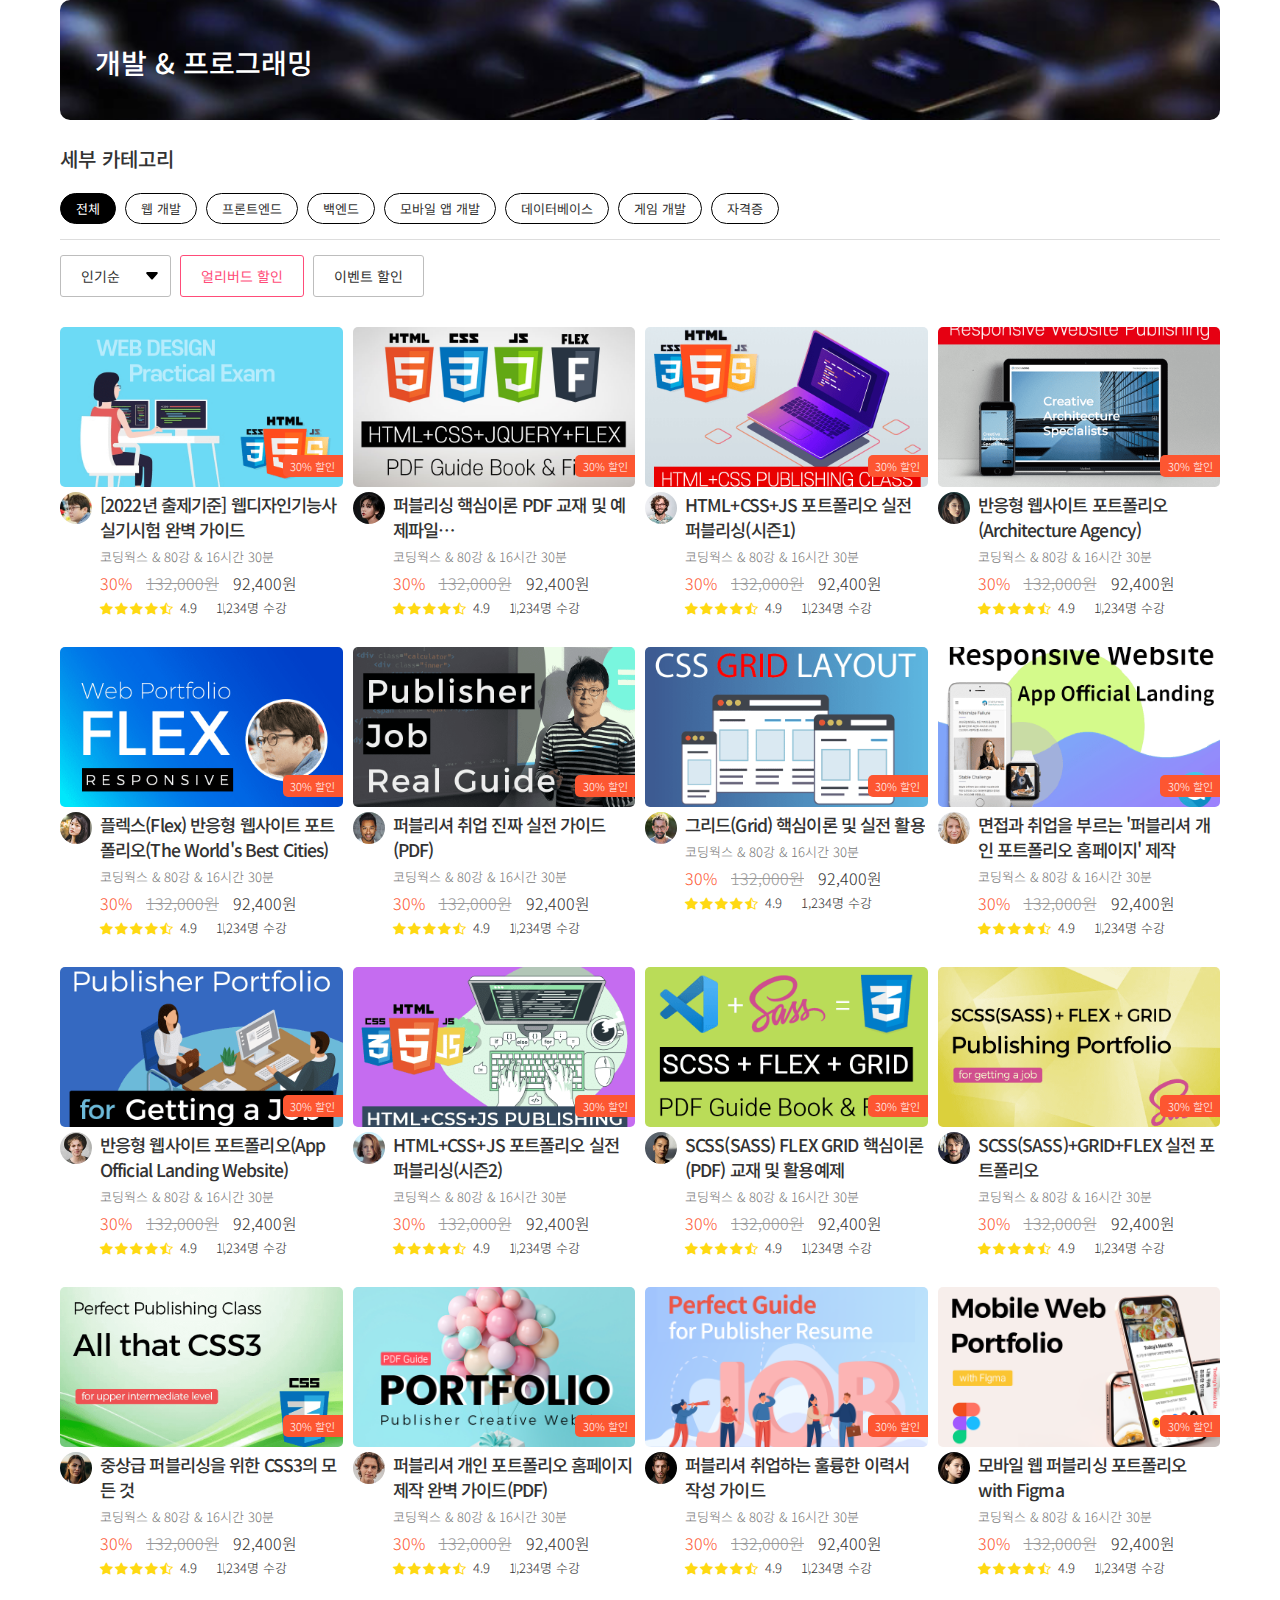
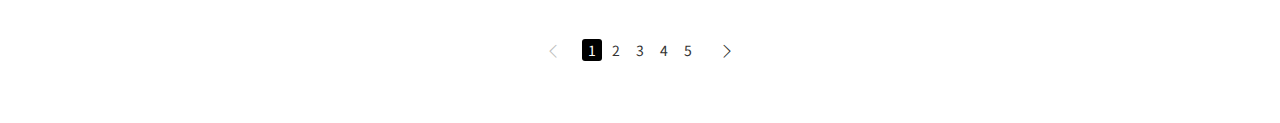
<file: html/class_category.html>
<!DOCTYPE html>
<html lang="ko">
  <head>
    <meta charset="UTF-8" />
    <meta name="viewport" content="width=device-width, initial-scale=1.0" />
    <title>트랜드 그 이상의 클래스, 비욘드 인사이트</title>
    <!-- favicon -->
    <link rel="icon" href="../img/favicon.png" />
    <!-- jquery -->
    <script
      src="https://cdnjs.cloudflare.com/ajax/libs/jquery/3.7.1/jquery.min.js"
      integrity="sha512-v2CJ7UaYy4JwqLDIrZUI/4hqeoQieOmAZNXBeQyjo21dadnwR+8ZaIJVT8EE2iyI61OV8e6M8PP2/4hpQINQ/g=="
      crossorigin="anonymous"
      referrerpolicy="no-referrer"
    ></script>
    <!-- The Final Countdown -->
    <script src="../script/countdown/jquery.countdown.min.js"></script>
    <!-- Slick Slider -->
    <link rel="stylesheet" href="../script/slick/slick-theme.css" />
    <link rel="stylesheet" href="../script/slick/slick.css" />
    <script src="../script/slick/slick.min.js"></script>
    <!-- custom css & js -->
    <link rel="stylesheet" href="../css/style.css" />
    <link rel="stylesheet" href="../css/responsive_mobile.css" />
    <link rel="stylesheet" href="../css/responsive_tablet.css" />
    <script src="../script/custom.js"></script>
  </head>
  <body>
    <div class="container category_class">
      <!-- header -->
      <div class="header_include"></div>
      <!-- category_class -->
      <section class="category_class">
        <div class="category_class_inner">
          <div class="category_class_main">
            <h2>개발 & 프로그래밍</h2>
            <img src="../img/ct-category-main-01.jpg" alt="" />
          </div>
          <div class="category_class_detail">
            <h3>세부 카테고리</h3>
            <div class="category_shortcut">
              <button class="btn_shortcut">전체</button>
              <button class="btn_shortcut">웹 개발</button>
              <button class="btn_shortcut">프론트엔드</button>
              <button class="btn_shortcut">백엔드</button>
              <button class="btn_shortcut">모바일 앱 개발</button>
              <button class="btn_shortcut">데이터베이스</button>
              <button class="btn_shortcut">게임 개발</button>
              <button class="btn_shortcut">자격증</button>
            </div>
          </div>
          <div class="category_class_sort">
            <select name="" id="">
              <option value="">인기순</option>
              <option value="">조회순</option>
            </select>
            <button class="btn_sort">얼리버드 할인</button>
            <button class="btn_event">이벤트 할인</button>
          </div>
          <div class="category_class_wrap">
            <div class="category_class_items">
              <div
                class="focus_class_item"
                onclick="location.href='../html/class_detail.html'"
              >
                <div class="thum">
                  <img src="../img/beyond-class-category-cover-01.png" alt="" />
                  <span class="badge discount">30% 할인</span>
                </div>
                <div class="desc">
                  <div class="mentor_avatar">
                    <img src="../img/mentor-avatar-21.jpg" alt="" />
                  </div>
                  <div class="overview">
                    <h3>
                      [2022년 출제기준] 웹디자인기능사 실기시험 완벽 가이드
                    </h3>
                    <div class="class_info">코딩웍스 & 80강 & 16시간 30분</div>
                    <div class="class_price">
                      <span class="sale">30%</span>
                      <span class="price_prev">132,000원</span>
                      <span class="price_current">92,400원</span>
                    </div>
                    <div class="class_review">
                      <span class="star">
                        <i class="bi bi-star-fill"></i>
                        <i class="bi bi-star-fill"></i>
                        <i class="bi bi-star-fill"></i>
                        <i class="bi bi-star-fill"></i>
                        <i class="bi bi-star-half"></i>
                      </span>
                      <span class="rating">4.9</span>
                      <span class="trainee">1,234명 수강</span>
                    </div>
                  </div>
                </div>
              </div>
              <div
                class="focus_class_item"
                onclick="location.href='../html/class_detail.html'"
              >
                <div class="thum">
                  <img src="../img/beyond-class-category-cover-02.png" alt="" />
                  <span class="badge discount">30% 할인</span>
                </div>
                <div class="desc">
                  <div class="mentor_avatar">
                    <img src="../img/mentor-avatar-20.jpg" alt="" />
                  </div>
                  <div class="overview">
                    <h3>
                      퍼블리싱 핵심이론 PDF 교재 및
                      예제파일(HTML+CSS+FLEX+JQUERY)
                    </h3>
                    <div class="class_info">코딩웍스 & 80강 & 16시간 30분</div>
                    <div class="class_price">
                      <span class="sale">30%</span>
                      <span class="price_prev">132,000원</span>
                      <span class="price_current">92,400원</span>
                    </div>
                    <div class="class_review">
                      <span class="star">
                        <i class="bi bi-star-fill"></i>
                        <i class="bi bi-star-fill"></i>
                        <i class="bi bi-star-fill"></i>
                        <i class="bi bi-star-fill"></i>
                        <i class="bi bi-star-half"></i>
                      </span>
                      <span class="rating">4.9</span>
                      <span class="trainee">1,234명 수강</span>
                    </div>
                  </div>
                </div>
              </div>
              <div
                class="focus_class_item"
                onclick="location.href='../html/class_detail.html'"
              >
                <div class="thum">
                  <img src="../img/beyond-class-category-cover-03.png" alt="" />
                  <span class="badge discount">30% 할인</span>
                </div>
                <div class="desc">
                  <div class="mentor_avatar">
                    <img src="../img/mentor-avatar-19.jpg" alt="" />
                  </div>
                  <div class="overview">
                    <h3>HTML+CSS+JS 포트폴리오 실전 퍼블리싱(시즌1)</h3>
                    <div class="class_info">코딩웍스 & 80강 & 16시간 30분</div>
                    <div class="class_price">
                      <span class="sale">30%</span>
                      <span class="price_prev">132,000원</span>
                      <span class="price_current">92,400원</span>
                    </div>
                    <div class="class_review">
                      <span class="star">
                        <i class="bi bi-star-fill"></i>
                        <i class="bi bi-star-fill"></i>
                        <i class="bi bi-star-fill"></i>
                        <i class="bi bi-star-fill"></i>
                        <i class="bi bi-star-half"></i>
                      </span>
                      <span class="rating">4.9</span>
                      <span class="trainee">1,234명 수강</span>
                    </div>
                  </div>
                </div>
              </div>
              <div
                class="focus_class_item"
                onclick="location.href='../html/class_detail.html'"
              >
                <div class="thum">
                  <img src="../img/beyond-class-category-cover-04.png" alt="" />
                  <span class="badge discount">30% 할인</span>
                </div>
                <div class="desc">
                  <div class="mentor_avatar">
                    <img src="../img/mentor-avatar-18.jpg" alt="" />
                  </div>
                  <div class="overview">
                    <h3>반응형 웹사이트 포트폴리오(Architecture Agency)</h3>
                    <div class="class_info">코딩웍스 & 80강 & 16시간 30분</div>
                    <div class="class_price">
                      <span class="sale">30%</span>
                      <span class="price_prev">132,000원</span>
                      <span class="price_current">92,400원</span>
                    </div>
                    <div class="class_review">
                      <span class="star">
                        <i class="bi bi-star-fill"></i>
                        <i class="bi bi-star-fill"></i>
                        <i class="bi bi-star-fill"></i>
                        <i class="bi bi-star-fill"></i>
                        <i class="bi bi-star-half"></i>
                      </span>
                      <span class="rating">4.9</span>
                      <span class="trainee">1,234명 수강</span>
                    </div>
                  </div>
                </div>
              </div>
            </div>
            <div class="category_class_items">
              <div
                class="focus_class_item"
                onclick="location.href='../html/class_detail.html'"
              >
                <div class="thum">
                  <img src="../img/beyond-class-category-cover-05.png" alt="" />
                  <span class="badge discount">30% 할인</span>
                </div>
                <div class="desc">
                  <div class="mentor_avatar">
                    <img src="../img/mentor-avatar-17.jpg" alt="" />
                  </div>
                  <div class="overview">
                    <h3>
                      플렉스(Flex) 반응형 웹사이트 포트폴리오(The World's Best
                      Cities)
                    </h3>
                    <div class="class_info">코딩웍스 & 80강 & 16시간 30분</div>
                    <div class="class_price">
                      <span class="sale">30%</span>
                      <span class="price_prev">132,000원</span>
                      <span class="price_current">92,400원</span>
                    </div>
                    <div class="class_review">
                      <span class="star">
                        <i class="bi bi-star-fill"></i>
                        <i class="bi bi-star-fill"></i>
                        <i class="bi bi-star-fill"></i>
                        <i class="bi bi-star-fill"></i>
                        <i class="bi bi-star-half"></i>
                      </span>
                      <span class="rating">4.9</span>
                      <span class="trainee">1,234명 수강</span>
                    </div>
                  </div>
                </div>
              </div>
              <div
                class="focus_class_item"
                onclick="location.href='../html/class_detail.html'"
              >
                <div class="thum">
                  <img src="../img/beyond-class-category-cover-06.png" alt="" />
                  <span class="badge discount">30% 할인</span>
                </div>
                <div class="desc">
                  <div class="mentor_avatar">
                    <img src="../img/mentor-avatar-16.jpg" alt="" />
                  </div>
                  <div class="overview">
                    <h3>퍼블리셔 취업 진짜 실전 가이드(PDF)</h3>
                    <div class="class_info">코딩웍스 & 80강 & 16시간 30분</div>
                    <div class="class_price">
                      <span class="sale">30%</span>
                      <span class="price_prev">132,000원</span>
                      <span class="price_current">92,400원</span>
                    </div>
                    <div class="class_review">
                      <span class="star">
                        <i class="bi bi-star-fill"></i>
                        <i class="bi bi-star-fill"></i>
                        <i class="bi bi-star-fill"></i>
                        <i class="bi bi-star-fill"></i>
                        <i class="bi bi-star-half"></i>
                      </span>
                      <span class="rating">4.9</span>
                      <span class="trainee">1,234명 수강</span>
                    </div>
                  </div>
                </div>
              </div>
              <div
                class="focus_class_item"
                onclick="location.href='../html/class_detail.html'"
              >
                <div class="thum">
                  <img src="../img/beyond-class-category-cover-07.png" alt="" />
                  <span class="badge discount">30% 할인</span>
                </div>
                <div class="desc">
                  <div class="mentor_avatar">
                    <img src="../img/mentor-avatar-14.jpg" alt="" />
                  </div>
                  <div class="overview">
                    <h3>그리드(Grid) 핵심이론 및 실전 활용</h3>
                    <div class="class_info">코딩웍스 & 80강 & 16시간 30분</div>
                    <div class="class_price">
                      <span class="sale">30%</span>
                      <span class="price_prev">132,000원</span>
                      <span class="price_current">92,400원</span>
                    </div>
                    <div class="class_review">
                      <span class="star">
                        <i class="bi bi-star-fill"></i>
                        <i class="bi bi-star-fill"></i>
                        <i class="bi bi-star-fill"></i>
                        <i class="bi bi-star-fill"></i>
                        <i class="bi bi-star-half"></i>
                      </span>
                      <span class="rating">4.9</span>
                      <span class="trainee">1,234명 수강</span>
                    </div>
                  </div>
                </div>
              </div>
              <div
                class="focus_class_item"
                onclick="location.href='../html/class_detail.html'"
              >
                <div class="thum">
                  <img src="../img/beyond-class-category-cover-08.png" alt="" />
                  <span class="badge discount">30% 할인</span>
                </div>
                <div class="desc">
                  <div class="mentor_avatar">
                    <img src="../img/mentor-avatar-13.jpg" alt="" />
                  </div>
                  <div class="overview">
                    <h3>
                      면접과 취업을 부르는 '퍼블리셔 개인 포트폴리오 홈페이지'
                      제작
                    </h3>
                    <div class="class_info">코딩웍스 & 80강 & 16시간 30분</div>
                    <div class="class_price">
                      <span class="sale">30%</span>
                      <span class="price_prev">132,000원</span>
                      <span class="price_current">92,400원</span>
                    </div>
                    <div class="class_review">
                      <span class="star">
                        <i class="bi bi-star-fill"></i>
                        <i class="bi bi-star-fill"></i>
                        <i class="bi bi-star-fill"></i>
                        <i class="bi bi-star-fill"></i>
                        <i class="bi bi-star-half"></i>
                      </span>
                      <span class="rating">4.9</span>
                      <span class="trainee">1,234명 수강</span>
                    </div>
                  </div>
                </div>
              </div>
            </div>
            <div class="category_class_items">
              <div
                class="focus_class_item"
                onclick="location.href='../html/class_detail.html'"
              >
                <div class="thum">
                  <img src="../img/beyond-class-category-cover-09.png" alt="" />
                  <span class="badge discount">30% 할인</span>
                </div>
                <div class="desc">
                  <div class="mentor_avatar">
                    <img src="../img/mentor-avatar-12.jpg" alt="" />
                  </div>
                  <div class="overview">
                    <h3>
                      반응형 웹사이트 포트폴리오(App Official Landing Website)
                    </h3>
                    <div class="class_info">코딩웍스 & 80강 & 16시간 30분</div>
                    <div class="class_price">
                      <span class="sale">30%</span>
                      <span class="price_prev">132,000원</span>
                      <span class="price_current">92,400원</span>
                    </div>
                    <div class="class_review">
                      <span class="star">
                        <i class="bi bi-star-fill"></i>
                        <i class="bi bi-star-fill"></i>
                        <i class="bi bi-star-fill"></i>
                        <i class="bi bi-star-fill"></i>
                        <i class="bi bi-star-half"></i>
                      </span>
                      <span class="rating">4.9</span>
                      <span class="trainee">1,234명 수강</span>
                    </div>
                  </div>
                </div>
              </div>
              <div
                class="focus_class_item"
                onclick="location.href='../html/class_detail.html'"
              >
                <div class="thum">
                  <img src="../img/beyond-class-category-cover-10.png" alt="" />
                  <span class="badge discount">30% 할인</span>
                </div>
                <div class="desc">
                  <div class="mentor_avatar">
                    <img src="../img/mentor-avatar-11.jpg" alt="" />
                  </div>
                  <div class="overview">
                    <h3>HTML+CSS+JS 포트폴리오 실전 퍼블리싱(시즌2)</h3>
                    <div class="class_info">코딩웍스 & 80강 & 16시간 30분</div>
                    <div class="class_price">
                      <span class="sale">30%</span>
                      <span class="price_prev">132,000원</span>
                      <span class="price_current">92,400원</span>
                    </div>
                    <div class="class_review">
                      <span class="star">
                        <i class="bi bi-star-fill"></i>
                        <i class="bi bi-star-fill"></i>
                        <i class="bi bi-star-fill"></i>
                        <i class="bi bi-star-fill"></i>
                        <i class="bi bi-star-half"></i>
                      </span>
                      <span class="rating">4.9</span>
                      <span class="trainee">1,234명 수강</span>
                    </div>
                  </div>
                </div>
              </div>
              <div
                class="focus_class_item"
                onclick="location.href='../html/class_detail.html'"
              >
                <div class="thum">
                  <img src="../img/beyond-class-category-cover-11.png" alt="" />
                  <span class="badge discount">30% 할인</span>
                </div>
                <div class="desc">
                  <div class="mentor_avatar">
                    <img src="../img/mentor-avatar-10.jpg" alt="" />
                  </div>
                  <div class="overview">
                    <h3>SCSS(SASS) FLEX GRID 핵심이론(PDF) 교재 및 활용예제</h3>
                    <div class="class_info">코딩웍스 & 80강 & 16시간 30분</div>
                    <div class="class_price">
                      <span class="sale">30%</span>
                      <span class="price_prev">132,000원</span>
                      <span class="price_current">92,400원</span>
                    </div>
                    <div class="class_review">
                      <span class="star">
                        <i class="bi bi-star-fill"></i>
                        <i class="bi bi-star-fill"></i>
                        <i class="bi bi-star-fill"></i>
                        <i class="bi bi-star-fill"></i>
                        <i class="bi bi-star-half"></i>
                      </span>
                      <span class="rating">4.9</span>
                      <span class="trainee">1,234명 수강</span>
                    </div>
                  </div>
                </div>
              </div>
              <div
                class="focus_class_item"
                onclick="location.href='../html/class_detail.html'"
              >
                <div class="thum">
                  <img src="../img/beyond-class-category-cover-12.png" alt="" />
                  <span class="badge discount">30% 할인</span>
                </div>
                <div class="desc">
                  <div class="mentor_avatar">
                    <img src="../img/mentor-avatar-09.jpg" alt="" />
                  </div>
                  <div class="overview">
                    <h3>SCSS(SASS)+GRID+FLEX 실전 포트폴리오</h3>
                    <div class="class_info">코딩웍스 & 80강 & 16시간 30분</div>
                    <div class="class_price">
                      <span class="sale">30%</span>
                      <span class="price_prev">132,000원</span>
                      <span class="price_current">92,400원</span>
                    </div>
                    <div class="class_review">
                      <span class="star">
                        <i class="bi bi-star-fill"></i>
                        <i class="bi bi-star-fill"></i>
                        <i class="bi bi-star-fill"></i>
                        <i class="bi bi-star-fill"></i>
                        <i class="bi bi-star-half"></i>
                      </span>
                      <span class="rating">4.9</span>
                      <span class="trainee">1,234명 수강</span>
                    </div>
                  </div>
                </div>
              </div>
            </div>
            <div class="category_class_items">
              <div
                class="focus_class_item"
                onclick="location.href='../html/class_detail.html'"
              >
                <div class="thum">
                  <img src="../img/beyond-class-category-cover-13.png" alt="" />
                  <span class="badge discount">30% 할인</span>
                </div>
                <div class="desc">
                  <div class="mentor_avatar">
                    <img src="../img/mentor-avatar-08.jpg" alt="" />
                  </div>
                  <div class="overview">
                    <h3>중상급 퍼블리싱을 위한 CSS3의 모든 것</h3>
                    <div class="class_info">코딩웍스 & 80강 & 16시간 30분</div>
                    <div class="class_price">
                      <span class="sale">30%</span>
                      <span class="price_prev">132,000원</span>
                      <span class="price_current">92,400원</span>
                    </div>
                    <div class="class_review">
                      <span class="star">
                        <i class="bi bi-star-fill"></i>
                        <i class="bi bi-star-fill"></i>
                        <i class="bi bi-star-fill"></i>
                        <i class="bi bi-star-fill"></i>
                        <i class="bi bi-star-half"></i>
                      </span>
                      <span class="rating">4.9</span>
                      <span class="trainee">1,234명 수강</span>
                    </div>
                  </div>
                </div>
              </div>
              <div
                class="focus_class_item"
                onclick="location.href='../html/class_detail.html'"
              >
                <div class="thum">
                  <img src="../img/beyond-class-category-cover-14.png" alt="" />
                  <span class="badge discount">30% 할인</span>
                </div>
                <div class="desc">
                  <div class="mentor_avatar">
                    <img src="../img/mentor-avatar-07.jpg" alt="" />
                  </div>
                  <div class="overview">
                    <h3>
                      퍼블리셔 개인 포트폴리오 홈페이지 제작 완벽 가이드(PDF)
                    </h3>
                    <div class="class_info">코딩웍스 & 80강 & 16시간 30분</div>
                    <div class="class_price">
                      <span class="sale">30%</span>
                      <span class="price_prev">132,000원</span>
                      <span class="price_current">92,400원</span>
                    </div>
                    <div class="class_review">
                      <span class="star">
                        <i class="bi bi-star-fill"></i>
                        <i class="bi bi-star-fill"></i>
                        <i class="bi bi-star-fill"></i>
                        <i class="bi bi-star-fill"></i>
                        <i class="bi bi-star-half"></i>
                      </span>
                      <span class="rating">4.9</span>
                      <span class="trainee">1,234명 수강</span>
                    </div>
                  </div>
                </div>
              </div>
              <div
                class="focus_class_item"
                onclick="location.href='../html/class_detail.html'"
              >
                <div class="thum">
                  <img src="../img/beyond-class-category-cover-15.png" alt="" />
                  <span class="badge discount">30% 할인</span>
                </div>
                <div class="desc">
                  <div class="mentor_avatar">
                    <img src="../img/mentor-avatar-06.jpg" alt="" />
                  </div>
                  <div class="overview">
                    <h3>퍼블리셔 취업하는 훌륭한 이력서 작성 가이드</h3>
                    <div class="class_info">코딩웍스 & 80강 & 16시간 30분</div>
                    <div class="class_price">
                      <span class="sale">30%</span>
                      <span class="price_prev">132,000원</span>
                      <span class="price_current">92,400원</span>
                    </div>
                    <div class="class_review">
                      <span class="star">
                        <i class="bi bi-star-fill"></i>
                        <i class="bi bi-star-fill"></i>
                        <i class="bi bi-star-fill"></i>
                        <i class="bi bi-star-fill"></i>
                        <i class="bi bi-star-half"></i>
                      </span>
                      <span class="rating">4.9</span>
                      <span class="trainee">1,234명 수강</span>
                    </div>
                  </div>
                </div>
              </div>
              <div
                class="focus_class_item"
                onclick="location.href='../html/class_detail.html'"
              >
                <div class="thum">
                  <img src="../img/beyond-class-category-cover-16.png" alt="" />
                  <span class="badge discount">30% 할인</span>
                </div>
                <div class="desc">
                  <div class="mentor_avatar">
                    <img src="../img/mentor-avatar-05.jpg" alt="" />
                  </div>
                  <div class="overview">
                    <h3>모바일 웹 퍼블리싱 포트폴리오 with Figma</h3>
                    <div class="class_info">코딩웍스 & 80강 & 16시간 30분</div>
                    <div class="class_price">
                      <span class="sale">30%</span>
                      <span class="price_prev">132,000원</span>
                      <span class="price_current">92,400원</span>
                    </div>
                    <div class="class_review">
                      <span class="star">
                        <i class="bi bi-star-fill"></i>
                        <i class="bi bi-star-fill"></i>
                        <i class="bi bi-star-fill"></i>
                        <i class="bi bi-star-fill"></i>
                        <i class="bi bi-star-half"></i>
                      </span>
                      <span class="rating">4.9</span>
                      <span class="trainee">1,234명 수강</span>
                    </div>
                  </div>
                </div>
              </div>
            </div>
          </div>
          <div class="paging">
            <button class="prev_list">
              <i class="bi bi-chevron-left"></i>
            </button>
            <div class="btn_paging_group">
              <button class="btn_paging">1</button>
              <button class="btn_paging">2</button>
              <button class="btn_paging">3</button>
              <button class="btn_paging">4</button>
              <button class="btn_paging">5</button>
            </div>
            <button class="next_list">
              <i class="bi bi-chevron-right"></i>
            </button>
          </div>
        </div>
      </section>
      <!-- footer -->
      <div class="footer_include"></div>
    </div>
  </body>
</html>
</file>
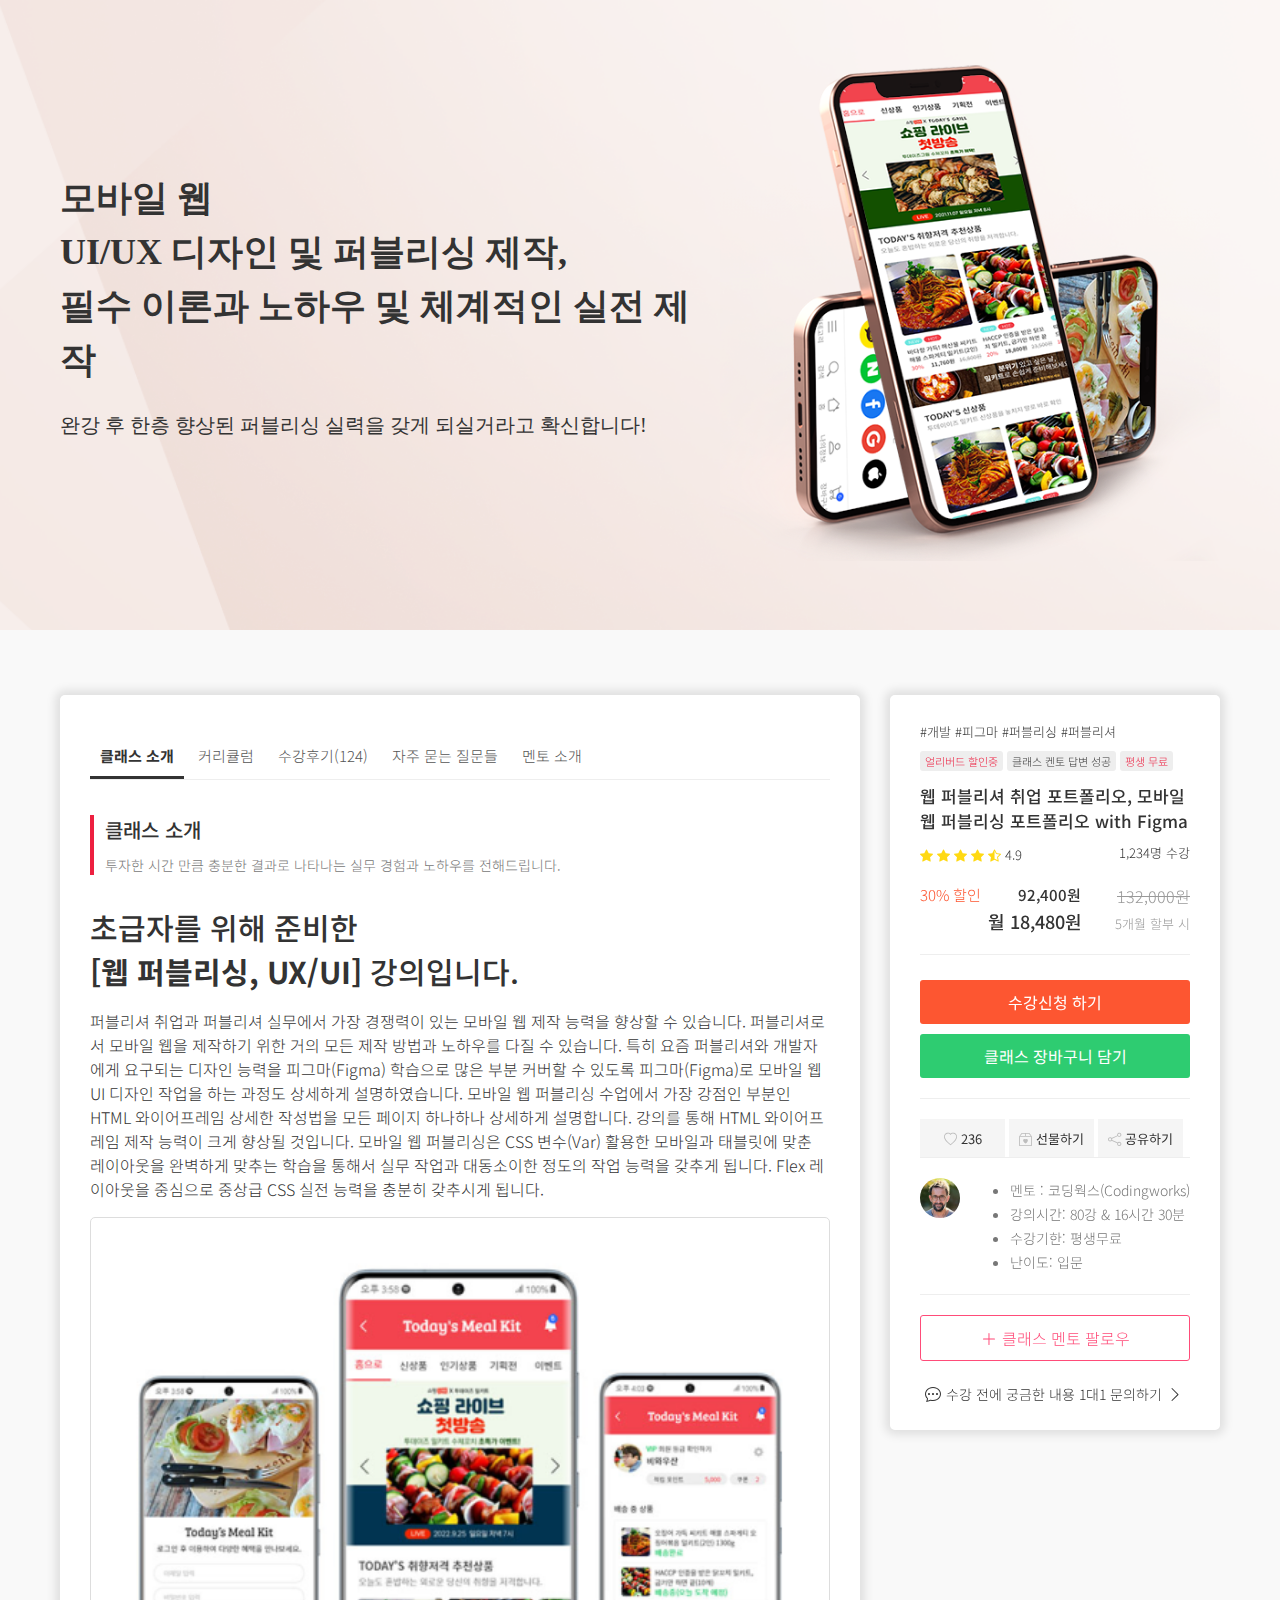
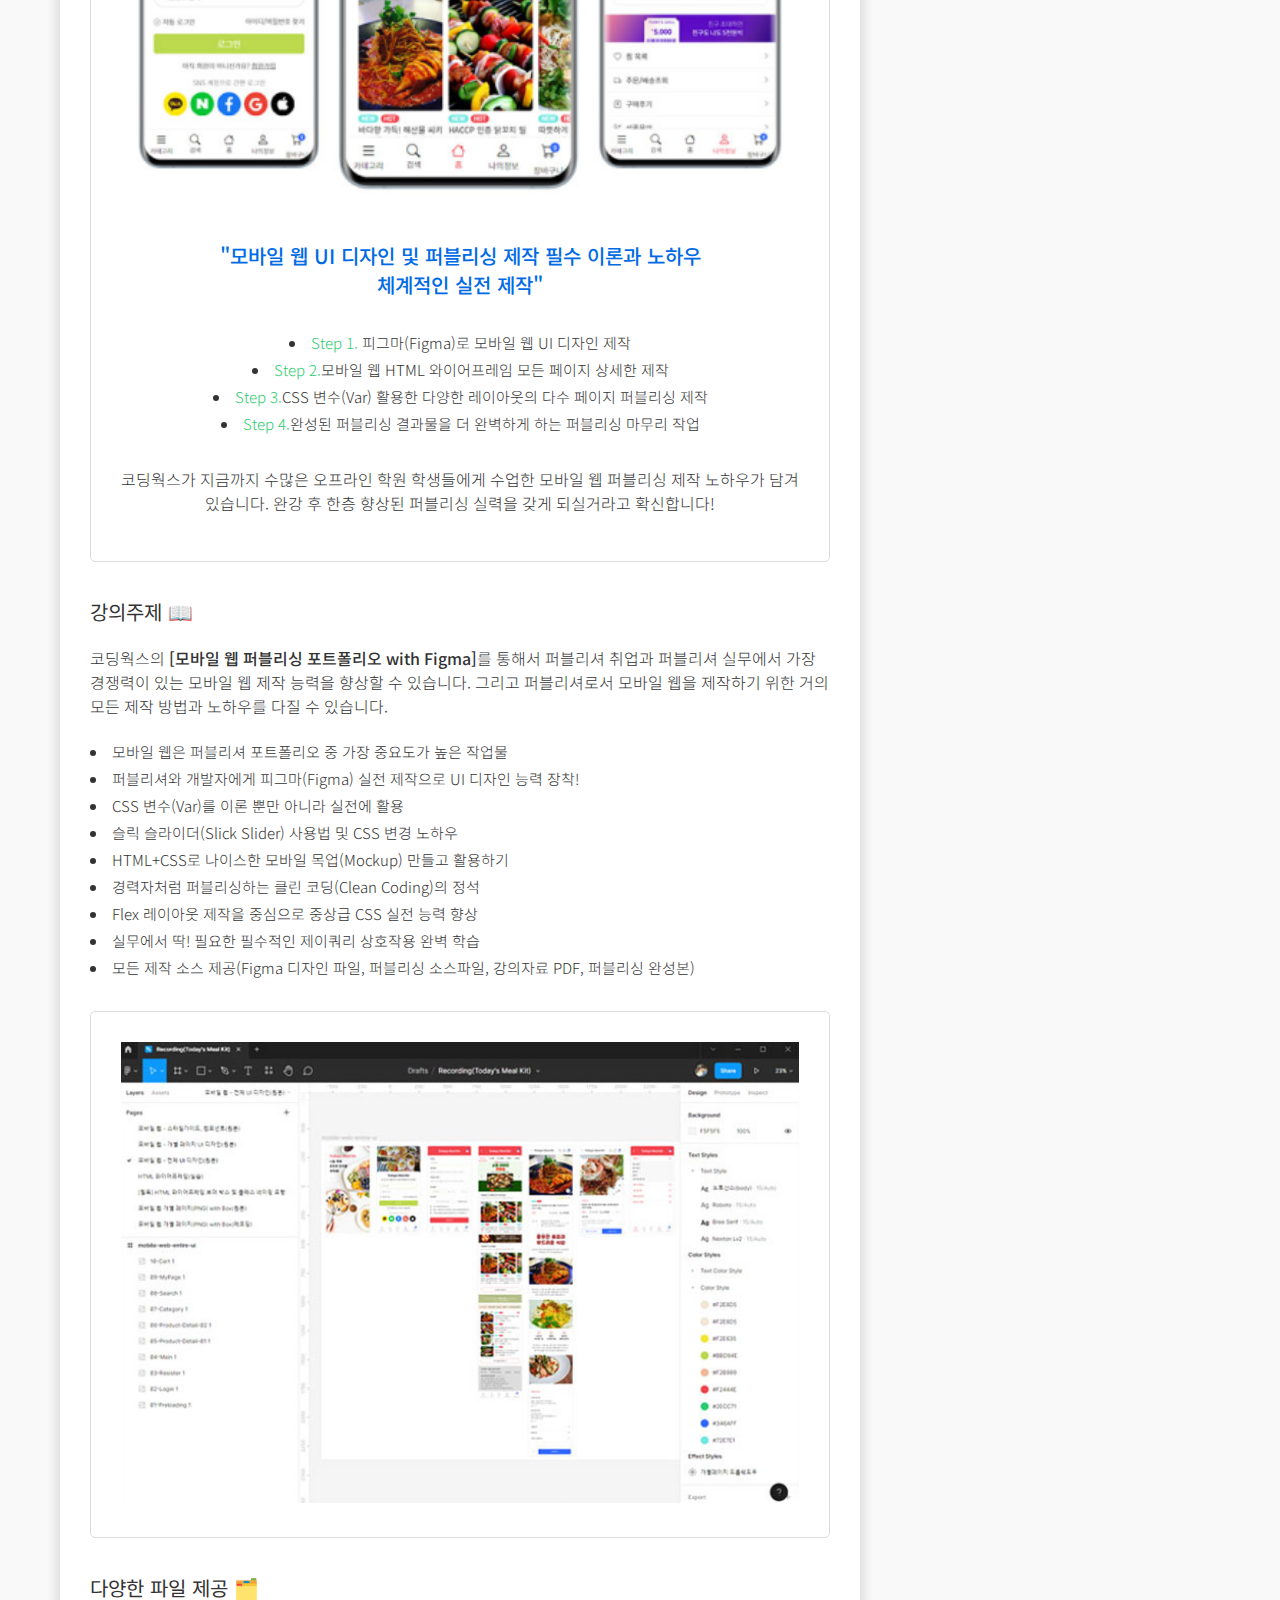
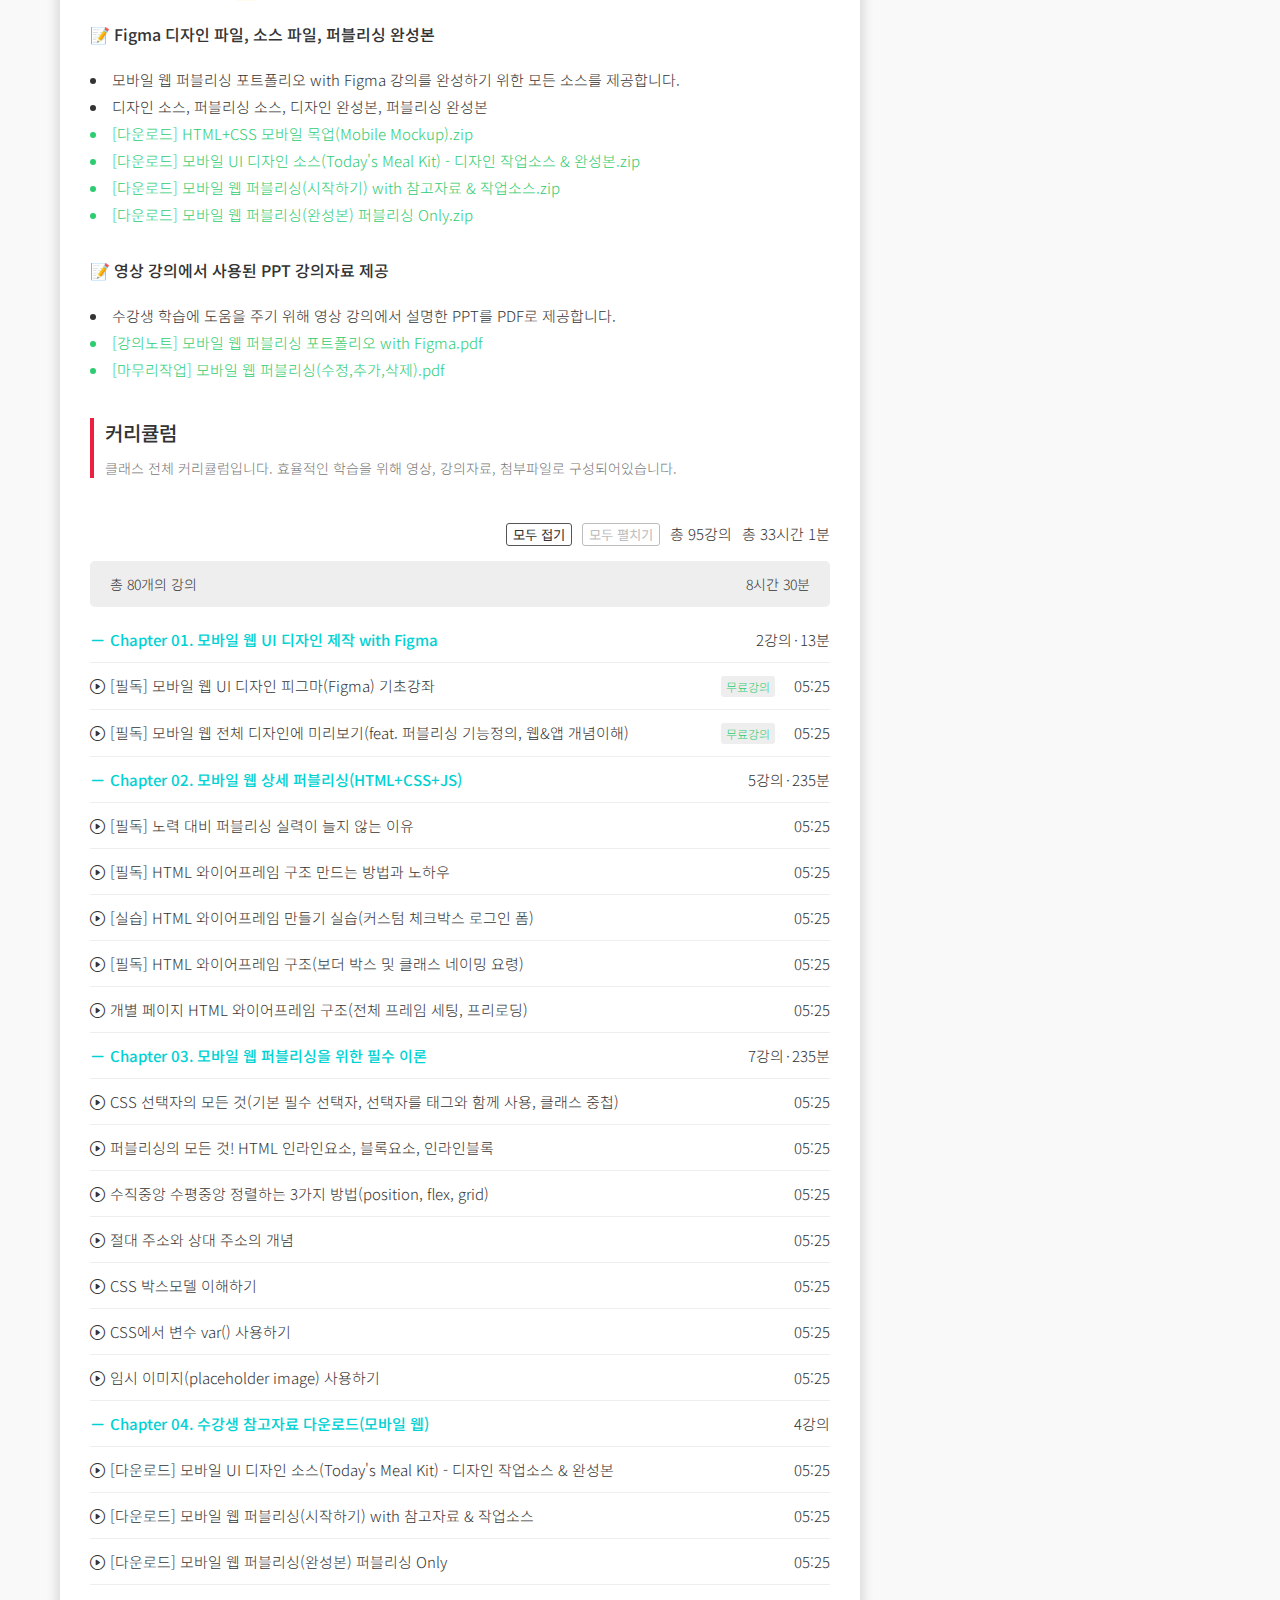
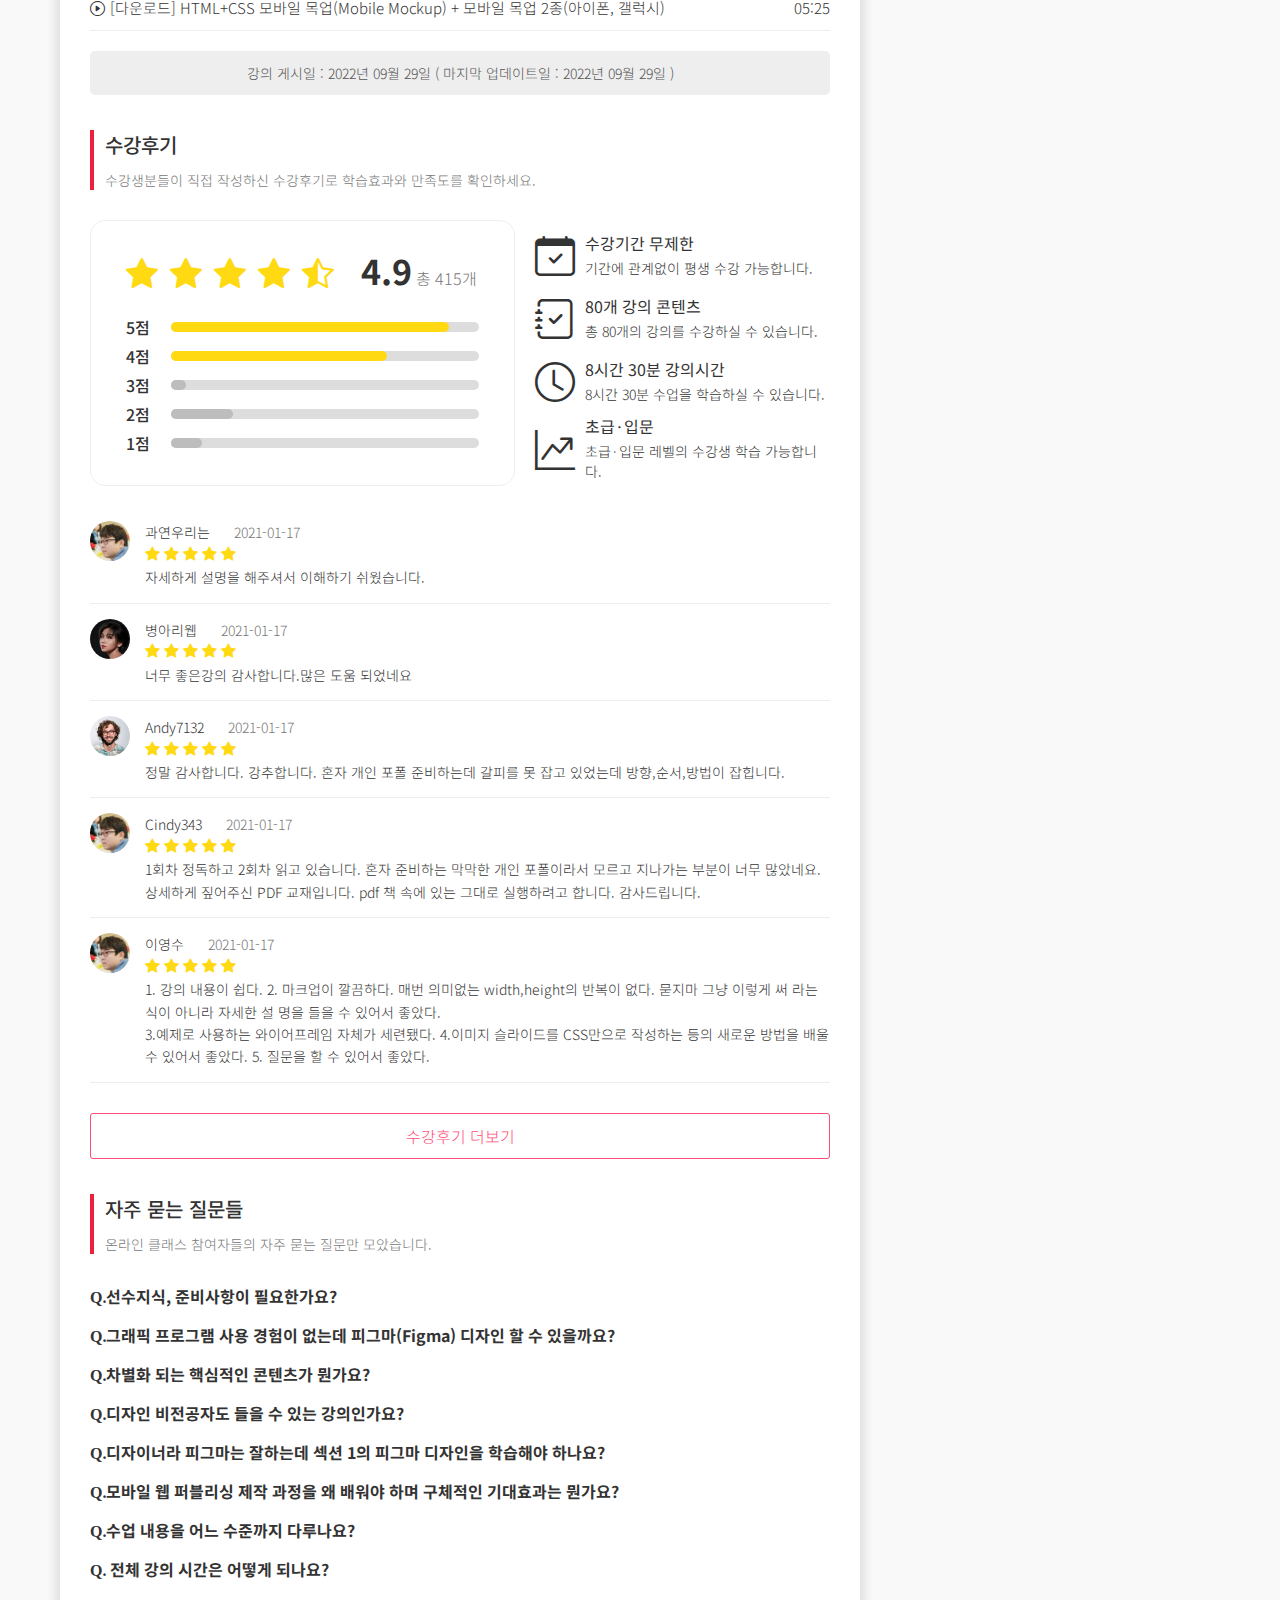
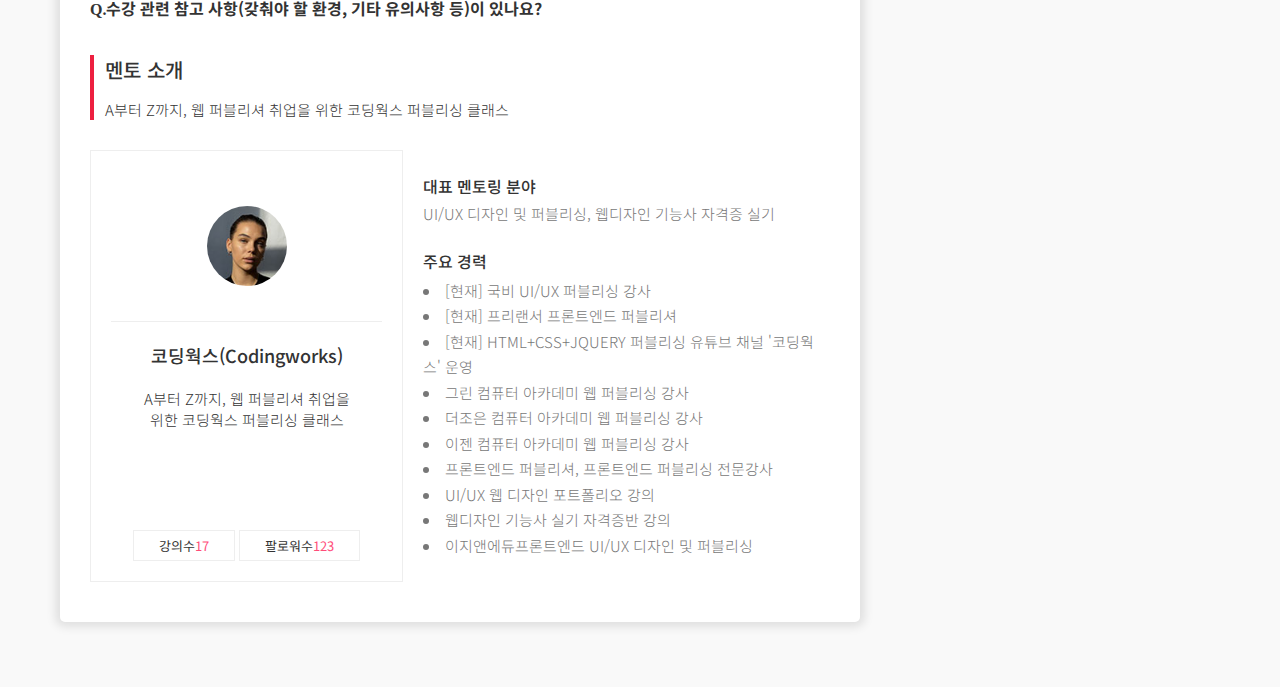
<file: html/class_detail.html>
<!DOCTYPE html>
<html lang="ko">
  <head>
    <meta charset="UTF-8" />
    <meta name="viewport" content="width=device-width, initial-scale=1.0" />
    <title>트랜드 그 이상의 클래스, 비욘드 인사이트</title>
    <!-- favicon -->
    <link rel="icon" href="../img/favicon.png" />
    <!-- jquery -->
    <script
      src="https://cdnjs.cloudflare.com/ajax/libs/jquery/3.7.1/jquery.min.js"
      integrity="sha512-v2CJ7UaYy4JwqLDIrZUI/4hqeoQieOmAZNXBeQyjo21dadnwR+8ZaIJVT8EE2iyI61OV8e6M8PP2/4hpQINQ/g=="
      crossorigin="anonymous"
      referrerpolicy="no-referrer"
    ></script>
    <!-- The Final Countdown -->
    <script src="../script/countdown/jquery.countdown.min.js"></script>
    <!-- Slick Slider -->
    <link rel="stylesheet" href="../script/slick/slick-theme.css" />
    <link rel="stylesheet" href="../script/slick/slick.css" />
    <script src="../script/slick/slick.min.js"></script>
    <!-- custom css & js -->
    <link rel="stylesheet" href="../css/style.css" />
    <link rel="stylesheet" href="../css/responsive_mobile.css" />
    <link rel="stylesheet" href="../css/responsive_tablet.css" />
    <script src="../script/custom.js"></script>
  </head>
  <body>
    <div class="container class_detail">
      <!-- header -->
      <div class="header_include"></div>
      <!-- class_detail_image -->
      <section class="class_detail_image">
        <div class="class_detail_image_inner">
          <div class="heading">
            <h1>
              모바일 웹<br />
              UI/UX 디자인 및 퍼블리싱 제작,<br />
              필수 이론과 노하우 및 체계적인 실전 제작
            </h1>
            <p>
              완강 후 한층 향상된 퍼블리싱 실력을 갖게 되실거라고 확신합니다!
            </p>
          </div>
          <div class="pic">
            <img src="../img/ct-class-detail-main-02.png" alt="" />
          </div>
        </div>
      </section>
      <!-- class_detail_full -->
      <section class="class_detail_full">
        <div class="class_detail_full_inner">
          <div class="class_detail_full_content">
            <div class="class_detail_info">
              <div class="class_detail_navi">
                <a class="active" href="#feature1">클래스 소개</a>
                <a href="#feature2">커리큘럼</a>
                <a href="#feature3">수강후기(124)</a>
                <a href="#feature4">자주 묻는 질문들</a>
                <a href="#feature5">멘토 소개</a>
              </div>
              <article class="class_introduce" id="feature1">
                <div class="class_detail_header">
                  <h2>클래스 소개</h2>
                  <span
                    >투자한 시간 만큼 충분한 결과로 나타나는 실무 경험과
                    노하우를 전해드립니다.
                  </span>
                </div>
                <div class="class_detail_wrap">
                  <h1>
                    초급자를 위해 준비한<br />
                    <b>[웹 퍼블리싱, UX/UI]</b> 강의입니다.
                  </h1>
                  <p>
                    퍼블리셔 취업과 퍼블리셔 실무에서 가장 경쟁력이 있는 모바일
                    웹 제작 능력을 향상할 수 있습니다. 퍼블리셔로서 모바일 웹을
                    제작하기 위한 거의 모든 제작 방법과 노하우를 다질 수
                    있습니다. 특히 요즘 퍼블리셔와 개발자에게 요구되는 디자인
                    능력을 피그마(Figma) 학습으로 많은 부분 커버할 수 있도록
                    피그마(Figma)로 모바일 웹 UI 디자인 작업을 하는 과정도
                    상세하게 설명하였습니다. 모바일 웹 퍼블리싱 수업에서 가장
                    강점인 부분인 HTML 와이어프레임 상세한 작성법을 모든 페이지
                    하나하나 상세하게 설명합니다. 강의를 통해 HTML 와이어프레임
                    제작 능력이 크게 향상될 것입니다. 모바일 웹 퍼블리싱은 CSS
                    변수(Var) 활용한 모바일과 태블릿에 맞춘 레이아웃을 완벽하게
                    맞추는 학습을 통해서 실무 작업과 대동소이한 정도의 작업
                    능력을 갖추게 됩니다. Flex 레이아웃을 중심으로 중상급 CSS
                    실전 능력을 충분히 갖추시게 됩니다.
                  </p>
                  <div class="sub_wrap">
                    <img src="../img/ct-class-detail-01.png" alt="" />
                    <h2>
                      "모바일 웹 UI 디자인 및 퍼블리싱 제작 필수 이론과
                      노하우<br />
                      체계적인 실전 제작"
                    </h2>
                    <ul class="class_introduce_feature">
                      <li>
                        <span>Step 1.</span> 피그마(Figma)로 모바일 웹 UI 디자인
                        제작
                      </li>
                      <li>
                        <span>Step 2.</span>모바일 웹 HTML 와이어프레임 모든
                        페이지 상세한 제작
                      </li>
                      <li>
                        <span>Step 3.</span>CSS 변수(Var) 활용한 다양한
                        레이아웃의 다수 페이지 퍼블리싱 제작
                      </li>
                      <li>
                        <span>Step 4.</span>완성된 퍼블리싱 결과물을 더 완벽하게
                        하는 퍼블리싱 마무리 작업
                      </li>
                    </ul>
                    <p>
                      코딩웍스가 지금까지 수많은 오프라인 학원 학생들에게 수업한
                      모바일 웹 퍼블리싱 제작 노하우가 담겨 있습니다. 완강 후
                      한층 향상된 퍼블리싱 실력을 갖게 되실거라고 확신합니다!
                    </p>
                  </div>
                </div>
                <div class="class_detail_wrap">
                  <h3 class="sub_wrap_header">강의주제 📖</h3>
                  <p>
                    코딩웍스의
                    <b>[모바일 웹 퍼블리싱 포트폴리오 with Figma]</b>를 통해서
                    퍼블리셔 취업과 퍼블리셔 실무에서 가장 경쟁력이 있는 모바일
                    웹 제작 능력을 향상할 수 있습니다. 그리고 퍼블리셔로서
                    모바일 웹을 제작하기 위한 거의 모든 제작 방법과 노하우를
                    다질 수 있습니다.
                  </p>
                  <ul>
                    <li>
                      모바일 웹은 퍼블리셔 포트폴리오 중 가장 중요도가 높은
                      작업물
                    </li>
                    <li>
                      퍼블리셔와 개발자에게 피그마(Figma) 실전 제작으로 UI
                      디자인 능력 장착!
                    </li>
                    <li>CSS 변수(Var)를 이론 뿐만 아니라 실전에 활용</li>
                    <li>
                      슬릭 슬라이더(Slick Slider) 사용법 및 CSS 변경 노하우
                    </li>
                    <li>
                      HTML+CSS로 나이스한 모바일 목업(Mockup) 만들고 활용하기
                    </li>
                    <li>
                      경력자처럼 퍼블리싱하는 클린 코딩(Clean Coding)의 정석
                    </li>
                    <li>
                      Flex 레이아웃 제작을 중심으로 중상급 CSS 실전 능력 향상
                    </li>
                    <li>
                      실무에서 딱! 필요한 필수적인 제이쿼리 상호작용 완벽 학습
                    </li>
                    <li>
                      모든 제작 소스 제공(Figma 디자인 파일, 퍼블리싱 소스파일,
                      강의자료 PDF, 퍼블리싱 완성본)
                    </li>
                  </ul>
                  <div class="sub_wrap">
                    <img src="../img/ct-class-detail-02.png" alt="" />
                  </div>
                </div>
                <div class="class_detail_wrap">
                  <h3 class="sub_wrap_header">다양한 파일 제공 🗂️</h3>
                  <p><b>📝 Figma 디자인 파일, 소스 파일, 퍼블리싱 완성본</b></p>
                  <ul>
                    <li>
                      모바일 웹 퍼블리싱 포트폴리오 with Figma 강의를 완성하기
                      위한 모든 소스를 제공합니다.
                    </li>
                    <li>
                      디자인 소스, 퍼블리싱 소스, 디자인 완성본, 퍼블리싱 완성본
                    </li>
                    <li class="focus">
                      [다운로드] HTML+CSS 모바일 목업(Mobile Mockup).zip
                    </li>
                    <li class="focus">
                      [다운로드] 모바일 UI 디자인 소스(Today's Meal Kit) -
                      디자인 작업소스 & 완성본.zip
                    </li>
                    <li class="focus">
                      [다운로드] 모바일 웹 퍼블리싱(시작하기) with 참고자료 &
                      작업소스.zip
                    </li>
                    <li class="focus">
                      [다운로드] 모바일 웹 퍼블리싱(완성본) 퍼블리싱 Only.zip
                    </li>
                  </ul>
                  <p><b>📝 영상 강의에서 사용된 PPT 강의자료 제공</b></p>
                  <ul>
                    <li>
                      수강생 학습에 도움을 주기 위해 영상 강의에서 설명한 PPT를
                      PDF로 제공합니다.
                    </li>
                    <li class="focus">
                      [강의노트] 모바일 웹 퍼블리싱 포트폴리오 with Figma.pdf
                    </li>
                    <li class="focus">
                      [마무리작업] 모바일 웹 퍼블리싱(수정,추가,삭제).pdf
                    </li>
                  </ul>
                </div>
              </article>
              <article class="class_curriculum" id="feature2">
                <div class="class_detail_header">
                  <h2>커리큘럼</h2>
                  <span
                    >클래스 전체 커리큘럼입니다. 효율적인 학습을 위해 영상,
                    강의자료, 첨부파일로 구성되어있습니다.</span
                  >
                </div>
                <div class="class_detail_wrap">
                  <div class="curriculum_all_fold_expand">
                    <button class="btn_curriculum_fold">모두 접기</button>
                    <button class="btn_curriculum_expand selected">
                      모두 펼치기
                    </button>
                    <span>총 95강의</span><span>총 33시간 1분</span>
                  </div>
                  <div class="curriculum_basic_info header">
                    <span>총 80개의 강의</span>
                    <span>8시간 30분</span>
                  </div>
                  <div class="curriculum_accordion">
                    <div class="chapter_title">
                      <span class="chapter_subject"
                        >Chapter 01. 모바일 웹 UI 디자인 제작 with Figma</span
                      >
                      <span class="chapter_hour">2강의·13분</span>
                    </div>
                    <div class="chapter_contents">
                      <div class="chapter_content">
                        <div class="class_subject">
                          <i class="bi bi-play-circle"></i>[필독] 모바일 웹 UI
                          디자인 피그마(Figma) 기초강좌
                        </div>
                        <div class="class_hour">
                          <span class="curriculum_badge free">무료강의</span>
                          <span class="class_hour">05:25</span>
                        </div>
                      </div>
                      <div class="chapter_content">
                        <div class="class_subject">
                          <i class="bi bi-play-circle"></i>[필독] 모바일 웹 전체
                          디자인에 미리보기(feat. 퍼블리싱 기능정의, 웹&앱
                          개념이해)
                        </div>
                        <div class="class_hour">
                          <span class="curriculum_badge free">무료강의</span>
                          <span class="class_hour">05:25</span>
                        </div>
                      </div>
                    </div>
                  </div>
                  <div class="curriculum_accordion">
                    <div class="chapter_title">
                      <span class="chapter_subject"
                        >Chapter 02. 모바일 웹 상세 퍼블리싱(HTML+CSS+JS)</span
                      >
                      <span class="chapter_hour">5강의·235분</span>
                    </div>
                    <div class="chapter_contents">
                      <div class="chapter_content">
                        <div class="class_subject">
                          <i class="bi bi-play-circle"></i>[필독] 노력 대비
                          퍼블리싱 실력이 늘지 않는 이유
                        </div>
                        <div class="class_hour">
                          <span class="class_hour">05:25</span>
                        </div>
                      </div>
                      <div class="chapter_content">
                        <div class="class_subject">
                          <i class="bi bi-play-circle"></i>[필독] HTML
                          와이어프레임 구조 만드는 방법과 노하우
                        </div>
                        <div class="class_hour">
                          <span class="class_hour">05:25</span>
                        </div>
                      </div>
                      <div class="chapter_content">
                        <div class="class_subject">
                          <i class="bi bi-play-circle"></i>[실습] HTML
                          와이어프레임 만들기 실습(커스텀 체크박스 로그인 폼)
                        </div>
                        <div class="class_hour">
                          <span class="class_hour">05:25</span>
                        </div>
                      </div>
                      <div class="chapter_content">
                        <div class="class_subject">
                          <i class="bi bi-play-circle"></i>[필독] HTML
                          와이어프레임 구조(보더 박스 및 클래스 네이밍 요령)
                        </div>
                        <div class="class_hour">
                          <span class="class_hour">05:25</span>
                        </div>
                      </div>
                      <div class="chapter_content">
                        <div class="class_subject">
                          <i class="bi bi-play-circle"></i>개별 페이지 HTML
                          와이어프레임 구조(전체 프레임 세팅, 프리로딩)
                        </div>
                        <div class="class_hour">
                          <span class="class_hour">05:25</span>
                        </div>
                      </div>
                    </div>
                  </div>
                  <div class="curriculum_accordion">
                    <div class="chapter_title">
                      <span class="chapter_subject"
                        >Chapter 03. 모바일 웹 퍼블리싱을 위한 필수 이론</span
                      >
                      <span class="chapter_hour">7강의·235분</span>
                    </div>
                    <div class="chapter_contents">
                      <div class="chapter_content">
                        <div class="class_subject">
                          <i class="bi bi-play-circle"></i>CSS 선택자의 모든
                          것(기본 필수 선택자, 선택자를 태그와 함께 사용, 클래스
                          중첩)
                        </div>
                        <div class="class_hour">
                          <span class="class_hour">05:25</span>
                        </div>
                      </div>
                      <div class="chapter_content">
                        <div class="class_subject">
                          <i class="bi bi-play-circle"></i>퍼블리싱의 모든 것!
                          HTML 인라인요소, 블록요소, 인라인블록
                        </div>
                        <div class="class_hour">
                          <span class="class_hour">05:25</span>
                        </div>
                      </div>
                      <div class="chapter_content">
                        <div class="class_subject">
                          <i class="bi bi-play-circle"></i>수직중앙 수평중앙
                          정렬하는 3가지 방법(position, flex, grid)
                        </div>
                        <div class="class_hour">
                          <span class="class_hour">05:25</span>
                        </div>
                      </div>
                      <div class="chapter_content">
                        <div class="class_subject">
                          <i class="bi bi-play-circle"></i>절대 주소와 상대
                          주소의 개념
                        </div>
                        <div class="class_hour">
                          <span class="class_hour">05:25</span>
                        </div>
                      </div>
                      <div class="chapter_content">
                        <div class="class_subject">
                          <i class="bi bi-play-circle"></i>CSS 박스모델 이해하기
                        </div>
                        <div class="class_hour">
                          <span class="class_hour">05:25</span>
                        </div>
                      </div>
                      <div class="chapter_content">
                        <div class="class_subject">
                          <i class="bi bi-play-circle"></i>CSS에서 변수 var()
                          사용하기
                        </div>
                        <div class="class_hour">
                          <span class="class_hour">05:25</span>
                        </div>
                      </div>
                      <div class="chapter_content">
                        <div class="class_subject">
                          <i class="bi bi-play-circle"></i>임시
                          이미지(placeholder image) 사용하기
                        </div>
                        <div class="class_hour">
                          <span class="class_hour">05:25</span>
                        </div>
                      </div>
                    </div>
                  </div>
                  <div class="curriculum_accordion">
                    <div class="chapter_title">
                      <span class="chapter_subject"
                        >Chapter 04. 수강생 참고자료 다운로드(모바일 웹)
                      </span>
                      <span class="chapter_hour">4강의</span>
                    </div>
                    <div class="chapter_contents">
                      <div class="chapter_content">
                        <div class="class_subject">
                          <i class="bi bi-play-circle"></i>[다운로드] 모바일 UI
                          디자인 소스(Today's Meal Kit) - 디자인 작업소스 &
                          완성본
                        </div>
                        <div class="class_hour">
                          <span class="class_hour">05:25</span>
                        </div>
                      </div>
                      <div class="chapter_content">
                        <div class="class_subject">
                          <i class="bi bi-play-circle"></i>[다운로드] 모바일 웹
                          퍼블리싱(시작하기) with 참고자료 & 작업소스
                        </div>
                        <div class="class_hour">
                          <span class="class_hour">05:25</span>
                        </div>
                      </div>
                      <div class="chapter_content">
                        <div class="class_subject">
                          <i class="bi bi-play-circle"></i>[다운로드] 모바일 웹
                          퍼블리싱(완성본) 퍼블리싱 Only
                        </div>
                        <div class="class_hour">
                          <span class="class_hour">05:25</span>
                        </div>
                      </div>
                      <div class="chapter_content">
                        <div class="class_subject">
                          <i class="bi bi-play-circle"></i>[다운로드] HTML+CSS
                          모바일 목업(Mobile Mockup) + 모바일 목업 2종(아이폰,
                          갤럭시)
                        </div>
                        <div class="class_hour">
                          <span class="class_hour">05:25</span>
                        </div>
                      </div>
                    </div>
                  </div>
                  <div class="curriculum_basic_info footer">
                    강의 게시일 : 2022년 09월 29일 ( 마지막 업데이트일 : 2022년
                    09월 29일 )
                  </div>
                </div>
              </article>
              <article class="class_review" id="feature3">
                <div class="class_detail_header">
                  <h2>수강후기</h2>
                  <span
                    >수강생분들이 직접 작성하신 수강후기로 학습효과와 만족도를
                    확인하세요.</span
                  >
                </div>
                <div class="class_detail_wrap">
                  <div class="review_rating_group">
                    <div class="review_stars_rating">
                      <div class="stars_rating_count">
                        <span class="review_stars">
                          <i class="bi bi-star-fill"></i>
                          <i class="bi bi-star-fill"></i>
                          <i class="bi bi-star-fill"></i>
                          <i class="bi bi-star-fill"></i>
                          <i class="bi bi-star-half"></i>
                        </span>
                        <span class="review_rating">4.9</span>
                        <span class="review_count">총 415개</span>
                      </div>
                      <div class="review_diagram_group">
                        <div class="review_diagram">
                          <b>5점</b>
                          <div class="review_diagram_bar">
                            <span
                              class="review_diagram_bar_progress"
                              style="width: 90%"
                            ></span>
                          </div>
                        </div>
                        <div class="review_diagram">
                          <b>4점</b>
                          <div class="review_diagram_bar">
                            <span
                              class="review_diagram_bar_progress"
                              style="width: 70%"
                            ></span>
                          </div>
                        </div>
                        <div class="review_diagram">
                          <b>3점</b>
                          <div class="review_diagram_bar">
                            <span
                              class="review_diagram_bar_progress"
                              style="width: 5%"
                            ></span>
                          </div>
                        </div>
                        <div class="review_diagram">
                          <b>2점</b>
                          <div class="review_diagram_bar">
                            <span
                              class="review_diagram_bar_progress"
                              style="width: 20%"
                            ></span>
                          </div>
                        </div>
                        <div class="review_diagram">
                          <b>1점</b>
                          <div class="review_diagram_bar">
                            <span
                              class="review_diagram_bar_progress"
                              style="width: 10%"
                            ></span>
                          </div>
                        </div>
                      </div>
                    </div>
                    <div class="review_focus_group">
                      <div class="review_focus">
                        <span>
                          <i class="bi bi-calendar-check"></i>
                        </span>
                        <div>
                          <b>수강기간 무제한</b>
                          기간에 관계없이 평생 수강 가능합니다.
                        </div>
                      </div>
                      <div class="review_focus">
                        <span>
                          <i class="bi bi-journal-check"></i>
                        </span>
                        <div>
                          <b>80개 강의 콘텐츠</b>
                          총 80개의 강의를 수강하실 수 있습니다.
                        </div>
                      </div>
                      <div class="review_focus">
                        <span>
                          <i class="bi bi-clock"></i>
                        </span>
                        <div>
                          <b>8시간 30분 강의시간</b>
                          8시간 30분 수업을 학습하실 수 있습니다.
                        </div>
                      </div>
                      <div class="review_focus">
                        <span>
                          <i class="bi bi-graph-up-arrow"></i>
                        </span>
                        <div>
                          <b>초급·입문</b>
                          초급·입문 레벨의 수강생 학습 가능합니다.
                        </div>
                      </div>
                    </div>
                  </div>
                  <div class="review_user_comment_group">
                    <div class="review_user_comment">
                      <div class="user_avatar">
                        <img src="../img/mentor-avatar-21.jpg" alt="" />
                      </div>
                      <div class="user_comment">
                        <div class="user_name_date">
                          <span class="user_name">과연우리는</span>
                          <span class="write_date">2021-01-17</span>
                        </div>
                        <span class="review_stars">
                          <i class="bi bi-star-fill"></i>
                          <i class="bi bi-star-fill"></i>
                          <i class="bi bi-star-fill"></i>
                          <i class="bi bi-star-fill"></i>
                          <i class="bi bi-star-fill"></i>
                        </span>
                        <p>자세하게 설명을 해주셔서 이해하기 쉬웠습니다.</p>
                      </div>
                    </div>
                    <div class="review_user_comment">
                      <div class="user_avatar">
                        <img src="../img/mentor-avatar-20.jpg" alt="" />
                      </div>
                      <div class="user_comment">
                        <div class="user_name_date">
                          <span class="user_name">병아리웹</span>
                          <span class="write_date">2021-01-17</span>
                        </div>
                        <span class="review_stars">
                          <i class="bi bi-star-fill"></i>
                          <i class="bi bi-star-fill"></i>
                          <i class="bi bi-star-fill"></i>
                          <i class="bi bi-star-fill"></i>
                          <i class="bi bi-star-fill"></i>
                        </span>
                        <p>너무 좋은강의 감사합니다.많은 도움 되었네요</p>
                      </div>
                    </div>
                    <div class="review_user_comment">
                      <div class="user_avatar">
                        <img src="../img/mentor-avatar-19.jpg" alt="" />
                      </div>
                      <div class="user_comment">
                        <div class="user_name_date">
                          <span class="user_name">Andy7132</span>
                          <span class="write_date">2021-01-17</span>
                        </div>
                        <span class="review_stars">
                          <i class="bi bi-star-fill"></i>
                          <i class="bi bi-star-fill"></i>
                          <i class="bi bi-star-fill"></i>
                          <i class="bi bi-star-fill"></i>
                          <i class="bi bi-star-fill"></i>
                        </span>
                        <p>
                          정말 감사합니다. 강추합니다. 혼자 개인 포폴 준비하는데
                          갈피를 못 잡고 있었는데 방향,순서,방법이 잡힙니다.
                        </p>
                      </div>
                    </div>
                    <div class="review_user_comment">
                      <div class="user_avatar">
                        <img src="../img/mentor-avatar-21.jpg" alt="" />
                      </div>
                      <div class="user_comment">
                        <div class="user_name_date">
                          <span class="user_name">Cindy343</span>
                          <span class="write_date">2021-01-17</span>
                        </div>
                        <span class="review_stars">
                          <i class="bi bi-star-fill"></i>
                          <i class="bi bi-star-fill"></i>
                          <i class="bi bi-star-fill"></i>
                          <i class="bi bi-star-fill"></i>
                          <i class="bi bi-star-fill"></i>
                        </span>
                        <p>
                          1회차 정독하고 2회차 읽고 있습니다. 혼자 준비하는
                          막막한 개인 포폴이라서 모르고 지나가는 부분이 너무
                          많았네요. 상세하게 짚어주신 PDF 교재입니다. pdf 책
                          속에 있는 그대로 실행하려고 합니다. 감사드립니다.
                        </p>
                      </div>
                    </div>
                    <div class="review_user_comment">
                      <div class="user_avatar">
                        <img src="../img/mentor-avatar-21.jpg" alt="" />
                      </div>
                      <div class="user_comment">
                        <div class="user_name_date">
                          <span class="user_name">이영수</span>
                          <span class="write_date">2021-01-17</span>
                        </div>
                        <span class="review_stars">
                          <i class="bi bi-star-fill"></i>
                          <i class="bi bi-star-fill"></i>
                          <i class="bi bi-star-fill"></i>
                          <i class="bi bi-star-fill"></i>
                          <i class="bi bi-star-fill"></i>
                        </span>
                        <p>
                          1. 강의 내용이 쉽다. 2. 마크업이 깔끔하다. 매번
                          의미없는 width,height의 반복이 없다. 묻지마 그냥
                          이렇게 써 라는 식이 아니라 자세한 설 명을 들을 수
                          있어서 좋았다.<br />
                          3.예제로 사용하는 와이어프레임 자체가 세련됐다.
                          4.이미지 슬라이드를 CSS만으로 작성하는 등의 새로운
                          방법을 배울 수 있어서 좋았다. 5. 질문을 할 수 있어서
                          좋았다.
                        </p>
                      </div>
                    </div>
                  </div>
                  <a href="#none" class="review_more_btn">수강후기 더보기</a>
                </div>
              </article>
              <article class="class_faq" id="feature4">
                <div class="class_detail_header">
                  <h2>자주 묻는 질문들</h2>
                  <span
                    >온라인 클래스 참여자들의 자주 묻는 질문만 모았습니다.
                  </span>
                </div>
                <div class="class_detail_wrap">
                  <div class="faq_accordion">
                    <div class="faq_title">
                      <b>Q.</b>선수지식, 준비사항이 필요한가요?
                    </div>
                    <div class="faq_content">
                      특별한 선수지식이나 준비사항은 없습니다. HTML+CSS 기본적인
                      사용 경험이면 충분히 따라 오실 수 있고, 기대하는 만큼의
                      실력 향상과 결과물을 얻으실 수 있습니다. 다만, CSS 중급
                      이론을 자주 사용하기 때문에 아래에 있는 학습 내용은 어느
                      정도 알고 있어야 합니다.
                    </div>
                    <div class="faq_title">
                      <b>Q.</b>그래픽 프로그램 사용 경험이 없는데 피그마(Figma)
                      디자인 할 수 있을까요?
                    </div>
                    <div class="faq_content">
                      소개 영상에서도 언급했지만 피그마는 노력 대비 퍼포먼스가
                      굉장히 좋습니다. 파워포인트를 어느 정도 다룰 수 있으면
                      충분히 피그마 디자인 수업을 따라오실 수 있습니다. 다만 좀
                      더 수업을 잘 소화하시기 위해서 [필독] 모바일 웹 UI 디자인
                      피그마(Figma) 기초강좌 영상을 보시고 소개한 유튜브를
                      통해서 선행학습을 하시길 바랍니다.
                    </div>
                    <div class="faq_title">
                      <b>Q.</b>차별화 되는 핵심적인 콘텐츠가 뭔가요?
                    </div>
                    <div class="faq_content">
                      디자인 전문가로서가 아니라 사전 지식이 전혀 없는 사람이
                      피그마를 잘 활용할 수 있는 수준의 디자인 강의라서 [섹션 1.
                      모바일 웹 UI 디자인 제작 with Figma] 피그마 디자인 작업
                      수업은 전문가를 위한 수업이라기 보다는 피그마를 처음
                      시작하는 사람이 받아들이기 무난한 수준입니다. <br />
                      하지만 [섹션 2. 모바일 웹 퍼블리싱을 위한 HTML
                      와이어프레임 구조]와 [섹션 3. 모바일 웹 상세
                      퍼블리싱(HTML+CSS+JS)] 수업은 오랫동안 퍼블리싱 강의를
                      해온 강사로서 퍼블리싱 실력을 높이는 가장 확실하고
                      체계적인 방법으로 수업합니다. 그리고 모바일 웹
                      퍼블리싱이라는 생소하고 어려운 작업을 단계적으로 수준급
                      결과물을 이끌어 낼 수 있도록 제작된 수업이 핵심이라고
                      생각합니다.
                    </div>
                    <div class="faq_title">
                      <b>Q.</b>디자인 비전공자도 들을 수 있는 강의인가요?
                    </div>
                    <div class="faq_content">
                      충분히 가능합니다. 섹션 1의 [[필독] 모바일 웹 UI 디자인
                      피그마(Figma) 기초강좌] 영상에도 있지만 파워포인트를 잘
                      다루는 정도면 피그마 학습하고 활용하는데 전혀 지장이
                      없습니다. 저도 피그마 사용을 단기간에 해당 강의를 위해서
                      학습했는데도 좋은 디자인 결과물을 얻을 수 있었습니다.
                    </div>
                    <div class="faq_title">
                      <b>Q.</b>디자이너라 피그마는 잘하는데 섹션 1의 피그마
                      디자인을 학습해야 하나요?
                    </div>
                    <div class="faq_content">
                      소개 영상에도 언급했지만 제가 피그마(Figma)를 오래
                      해오거나 잘하는 사람은 아닙니다. 그래서 피그마 작업에
                      자신이 있는 분이면 [섹션 1. 모바일 웹 UI 디자인 제작 with
                      Figma>은 지나가시고 [섹션 2. 모바일 웹 퍼블리싱을 위한
                      HTML 와이어프레임 구조]로 바로 가셔서 학습하시면 됩니다.
                    </div>
                    <div class="faq_title">
                      <b>Q.</b>모바일 웹 퍼블리싱 제작 과정을 왜 배워야 하며
                      구체적인 기대효과는 뭔가요?
                    </div>
                    <div class="faq_content">
                      모바일 웹은 개인 포트폴리오 작업물로서 가장 중요도가
                      높습니다. 그러므로 모바일 웹 작업물이 있으면 취업 경쟁력이
                      좋습니다. 취업 포트폴리오로서 역할 뿐만 아니라 대부분의
                      회사에서 모바일 웹 프로젝트를 진행하고 있고 진행하려고
                      합니다. 이런 회사 입장에서 잘 만든 모바일 웹 포트폴리오가
                      있다면 취업 이직의 아주 좋은 레퍼런스가 될 거라고
                      생각합니다.<br /><br />

                      모바일 웹은 개인 포트폴리오 작업물로서 가장 중요도가
                      높습니다. 그러므로 모바일 웹 작업물이 있으면 취업 경쟁력이
                      좋습니다. 취업 포트폴리오로서 역할 뿐만 아니라 대부분의
                      회사에서 모바일 웹 프로젝트를 진행하고 있고 진행하려고
                      합니다. 이런 회사 입장에서 잘 만든 모바일 웹 포트폴리오가
                      있다면 취업 이직의 아주 좋은 레퍼런스가 될 거라고
                      생각합니다.
                    </div>
                    <div class="faq_title">
                      <b>Q.</b>수업 내용을 어느 수준까지 다루나요?
                    </div>
                    <div class="faq_content">
                      모바일 웹 특성상 파일의 개수와 폴더이 개수가 많습니다.
                      그래서 좀 속도감 있게 많은 내용이 진행됩니다. 어느
                      수준까지라는게 사람의 기준에 따라 다르지만 퍼블리셔 개인
                      포트폴리오로서 충분한 수준으로 작업하는 수업 내용입니다.
                      뿐만 아니라 실무에서 모바일 웹 작업하는 수준으로 보셔도
                      충분한 정도의 수업내용입니다.
                    </div>
                    <div class="faq_title">
                      <b>Q.</b> 전체 강의 시간은 어떻게 되나요?
                    </div>
                    <div class="faq_content">
                      전체 영상 강의 시간은 약 24시간으로 심도있는 학습을 위한
                      충분한 강의시간으로 준비되어 있습니다. 전체적으로
                      퍼블리싱을 위한 준비작업과 퍼블리싱 작업이 전체의 80%
                      가까운 비중으로 18시간 정도입니다.<br />
                      피그마 UI 디자인 - 5시간 40분 / HTML 와이어프레임 구조 -
                      4시간 30분 / 퍼블리싱 - 14시간 15분
                    </div>
                    <div class="faq_title">
                      <b>Q.</b>수강 관련 참고 사항(갖춰야 할 환경, 기타 유의사항
                      등)이 있나요?
                    </div>
                    <div class="faq_content">
                      수업 내용이 많고 속도감 있게 진행됩니다. 그렇다고 충분한
                      설명없이 지나가지 않고 상세하게 설명합니다. 잘 따라
                      오실거라고 생각합니다. 다만 싱글 모니터로 학습하시는 것
                      보다 듀얼 모니터 환경을 갖추시길 강력하게 권합니다. 섹션
                      2의 [필독] 노력 대비 퍼블리싱 실력이 늘지 않는 이유 영상에
                      자세히 나와 있으니 참고해주세요.
                    </div>
                  </div>
                </div>
              </article>
              <article class="class_mentor" id="feature5">
                <div class="class_detail_header">
                  <h2>멘토 소개</h2>
                  <p>
                    A부터 Z까지, 웹 퍼블리셔 취업을 위한 코딩웍스 퍼블리싱
                    클래스
                  </p>
                </div>
                <div class="class_detail_wrap">
                  <div class="mentor_profile_summary">
                    <div class="mentor_avatar">
                      <img src="../img/mentor-avatar-10.jpg" alt="" />
                    </div>
                    <div class="mentor_slogan">
                      <h3>코딩웍스(Codingworks)</h3>
                      <p>
                        A부터 Z까지, 웹 퍼블리셔 취업을<br />
                        위한 코딩웍스 퍼블리싱 클래스
                      </p>
                    </div>
                    <div class="mentor_class_button">
                      <button class="btn_mentor_profile">
                        강의수<em>17</em>
                      </button>
                      <button class="btn_mentor_profile">
                        팔로워수<em>123</em>
                      </button>
                    </div>
                  </div>
                  <div class="mentor_profile_career">
                    <div class="mentor_profile_header">
                      <h4>대표 멘토링 분야</h4>
                      <span
                        >UI/UX 디자인 및 퍼블리싱, 웹디자인 기능사 자격증
                        실기</span
                      >
                    </div>
                    <div class="mentor_profile_history">
                      <h4>주요 경력</h4>
                      <ul>
                        <li>[현재] 국비 UI/UX 퍼블리싱 강사</li>
                        <li>[현재] 프리랜서 프론트엔드 퍼블리셔</li>
                        <li>
                          [현재] HTML+CSS+JQUERY 퍼블리싱 유튜브 채널 '코딩웍스'
                          운영
                        </li>
                        <li>그린 컴퓨터 아카데미 웹 퍼블리싱 강사</li>
                        <li>더조은 컴퓨터 아카데미 웹 퍼블리싱 강사</li>
                        <li>이젠 컴퓨터 아카데미 웹 퍼블리싱 강사</li>
                        <li>
                          프론트엔드 퍼블리셔, 프론트엔드 퍼블리싱 전문강사
                        </li>
                        <li>UI/UX 웹 디자인 포트폴리오 강의</li>
                        <li>웹디자인 기능사 실기 자격증반 강의</li>
                        <li>이지앤에듀프론트엔드 UI/UX 디자인 및 퍼블리싱</li>
                      </ul>
                    </div>
                  </div>
                </div>
              </article>
            </div>
            <!-- 사이드 바 -->
            <div class="sticky">
              <div class="class_detail_sidebar">
                <div class="class_required_info">
                  <div class="class_detail_sidebar_wrap">
                    <div class="hash_tag_group">
                      <span>#개발</span>
                      <span>#피그마</span>
                      <span>#퍼블리싱</span>
                      <span>#퍼블리셔</span>
                    </div>
                    <div class="badge_group">
                      <div class="sale">얼리버드 할인중</div>
                      <div>클래스 켄토 답변 성공</div>
                      <div class="free">평생 무료</div>
                    </div>
                    <div class="overview">
                      <h4>
                        웹 퍼블리셔 취업 포트폴리오, 모바일 웹 퍼블리싱
                        포트폴리오 with Figma
                      </h4>
                      <div class="class_review">
                        <span class="star">
                          <i class="bi bi-star-fill"></i>
                          <i class="bi bi-star-fill"></i>
                          <i class="bi bi-star-fill"></i>
                          <i class="bi bi-star-fill"></i>
                          <i class="bi bi-star-half"></i>
                        </span>
                        <span class="rating">4.9</span>
                        <span class="trainee">1,234명 수강</span>
                      </div>
                      <div class="class_price">
                        <span class="sale">30% 할인</span>
                        <span class="price_current">92,400원</span>
                        <span class="price_prev">132,000원</span>
                      </div>
                      <div class="class_price_final">
                        <span class="price_final">월 18,480원</span>
                        <span class="installment">5개월 할부 시</span>
                      </div>
                    </div>
                  </div>
                  <div class="class_detail_sidebar_wrap">
                    <button
                      class="btn_primary btn_register"
                      onclick="location.href='../html/take_course.html'"
                    >
                      수강신청 하기
                    </button>
                    <div class="cart_confirm_wrap">
                      <button class="btn_primary btn_cart">
                        클래스 장바구니 담기
                      </button>
                      <div class="cart_confirm">
                        <button class="btn_close">&times;</button>
                        <span>강의가 수강바구니에 담겼습니다.</span>
                        <button
                          class="btn_cart_check"
                          onclick="location.href='../html/take_course.html'"
                        >
                          수강바구니 바로가기
                        </button>
                      </div>
                    </div>
                  </div>
                  <div class="class_detail_sidebar_wrap">
                    <button class="btn_sidebar_badge zzim">
                      <i class="bi bi-heart"></i>
                      <span>236</span>
                    </button>
                    <button class="btn_sidebar_badge">
                      <i class="bi bi-box2-heart"></i>
                      <span>선물하기</span>
                    </button>
                    <button class="btn_sidebar_badge share">
                      <i class="bi bi-share"></i>
                      <span>공유하기</span>
                    </button>
                  </div>
                  <div class="class_detail_sidebar_wrap mentor_summary">
                    <div class="mentor_avatar">
                      <img src="../img/mentor-avatar-14.jpg" alt="" />
                    </div>
                    <ul class="class_summary_list">
                      <li>멘토 : 코딩웍스(Codingworks)</li>
                      <li>강의시간: 80강 & 16시간 30분</li>
                      <li>수강기한: 평생무료</li>
                      <li>난이도: 입문</li>
                    </ul>
                  </div>
                  <a href="" class="btn_mentor_follow">
                    <i class="bi bi-plus-lg"></i>클래스 멘토 팔로우</a
                  >
                  <a href="" class="btn_inquire"
                    ><i class="bi bi-chat-dots"></i>수강 전에 궁금한 내용 1대1
                    문의하기<i class="bi bi-chevron-right"></i
                  ></a>
                </div>
              </div>
            </div>
          </div>
        </div>
      </section>
      <!-- footer -->
      <div class="footer_include"></div>
    </div>

    <!-- class share modal -->
    <div class="class_share_overlay">
      <div class="class_share">
        <h2>공유하기</h2>
        <div class="share_choice_items">
          <div class="share_choice_item">
            <i class="bi bi-facebook"></i>
            <span>페이스북</span>
          </div>
          <div class="share_choice_item">
            <i class="bi bi-twitter"></i>
            <span>트위터</span>
          </div>
          <div class="share_choice_item">
            <i class="bi bi-chat-fill"></i>
            <span>카카오톡</span>
          </div>
          <div class="share_choice_item link">
            <i class="bi bi-link"></i>
            <span>링크 복사</span>
            <div class="copied_link">주소가 복사되었습니다.</div>
          </div>
        </div>
        <button class="btn_close">
          <i class="bi bi-x-lg"></i>
        </button>
      </div>
    </div>

    <!-- go to top -->
    <div class="gototop">
      <i class="bi bi-chevron-up"></i>
    </div>
  </body>
</html>
</file>
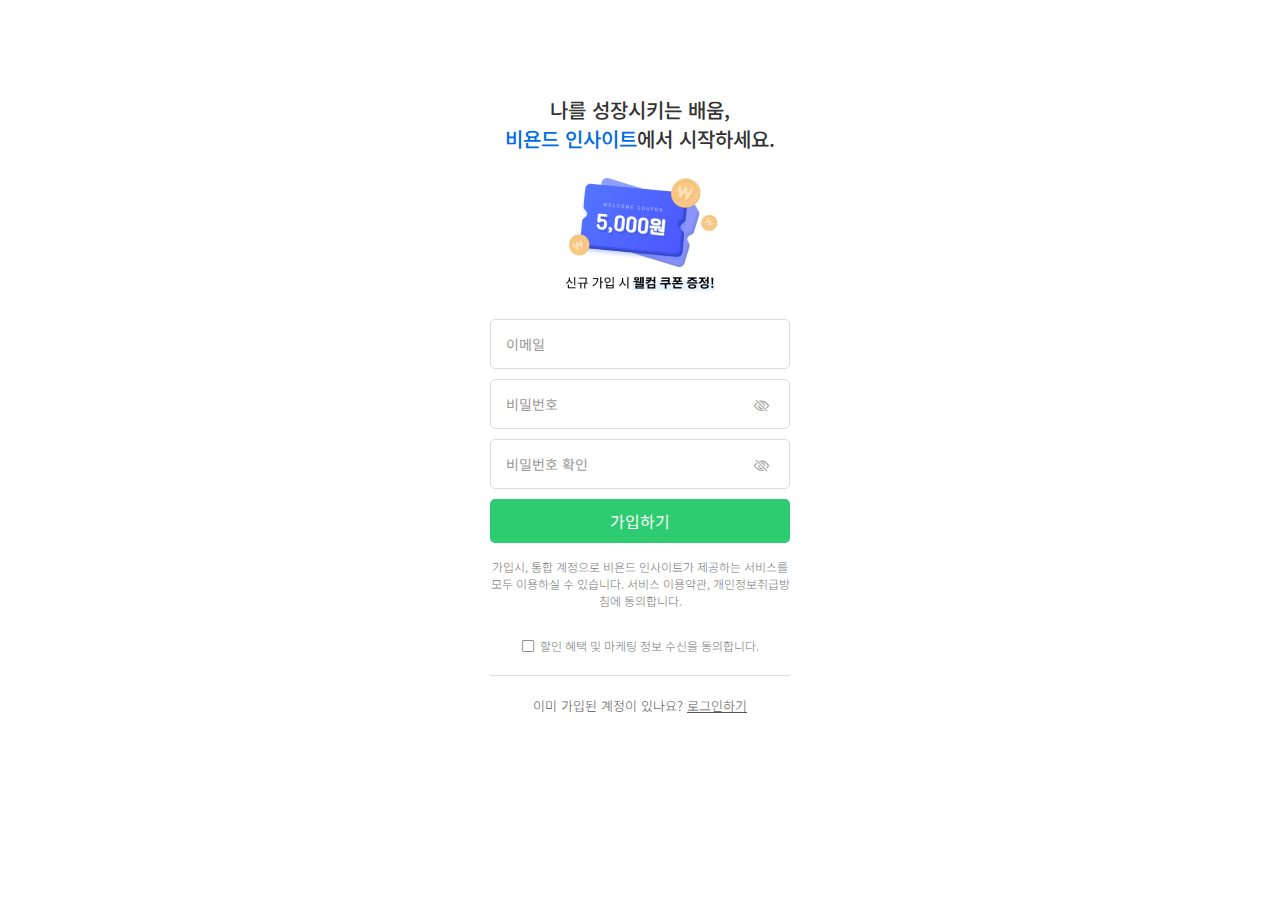
<file: html/member_register.html>
<!DOCTYPE html>
<html lang="ko">
  <head>
    <meta charset="UTF-8" />
    <meta name="viewport" content="width=device-width, initial-scale=1.0" />
    <title>트랜드 그 이상의 클래스, 비욘드 인사이트</title>
    <!-- favicon -->
    <link rel="icon" href="../img/favicon.png" />
    <!-- jquery -->
    <script
      src="https://cdnjs.cloudflare.com/ajax/libs/jquery/3.7.1/jquery.min.js"
      integrity="sha512-v2CJ7UaYy4JwqLDIrZUI/4hqeoQieOmAZNXBeQyjo21dadnwR+8ZaIJVT8EE2iyI61OV8e6M8PP2/4hpQINQ/g=="
      crossorigin="anonymous"
      referrerpolicy="no-referrer"
    ></script>
    <!-- The Final Countdown -->
    <script src="../script/countdown/jquery.countdown.min.js"></script>
    <!-- Slick Slider -->
    <link rel="stylesheet" href="../script/slick/slick-theme.css" />
    <link rel="stylesheet" href="../script/slick/slick.css" />
    <script src="../script/slick/slick.min.js"></script>
    <!-- custom css & js -->
    <link rel="stylesheet" href="../css/style.css" />
    <link rel="stylesheet" href="../css/responsive_mobile.css" />
    <link rel="stylesheet" href="../css/responsive_tablet.css" />
    <script src="../script/custom.js"></script>
  </head>
  <body>
    <div class="container member_register">
      <!-- header -->
      <div class="header_include"></div>
      <!-- member_register -->
      <section class="member_register">
        <div class="member_account">
          <h1 class="login_slogan">
            나를 성장시키는 배움,<br />
            <em>비욘드 인사이트</em>에서 시작하세요.
          </h1>
          <img src="../img/ct-modal-01.png" alt="" class="welcome_coupon" />
          <div class="login_field">
            <div>
              <input type="email" placeholder="이메일" />
            </div>
            <div>
              <input type="password" placeholder="비밀번호" maxlength="12" />
              <i class="toggle_pw bi bi-eye-slash"></i>
              <!-- <i class="bi bi-eye"></i> -->
            </div>
            <div>
              <input
                type="password"
                placeholder="비밀번호 확인"
                maxlength="12"
              />
              <i class="toggle_pw bi bi-eye-slash"></i>
            </div>
            <button class="btn_member_primary">가입하기</button>
          </div>
          <div class="agreement_info">
            <p>
              가입시, 통합 계정으로 비욘드 인사이트가 제공하는 서비스를 모두
              이용하실 수 있습니다. 서비스 이용약관, 개인정보취급방침에
              동의합니다.
            </p>
            <div class="agreement">
              <label>
                <input type="checkbox" />
                <em></em>
                할인 혜택 및 마케팅 정보 수신을 동의합니다.
              </label>
            </div>
          </div>
          <div class="login_member">
            이미 가입된 계정이 있나요?
            <a href="#none">로그인하기</a>
          </div>
        </div>
      </section>
      <!-- footer -->
      <div class="footer_include"></div>
    </div>
  </body>
</html>
</file>
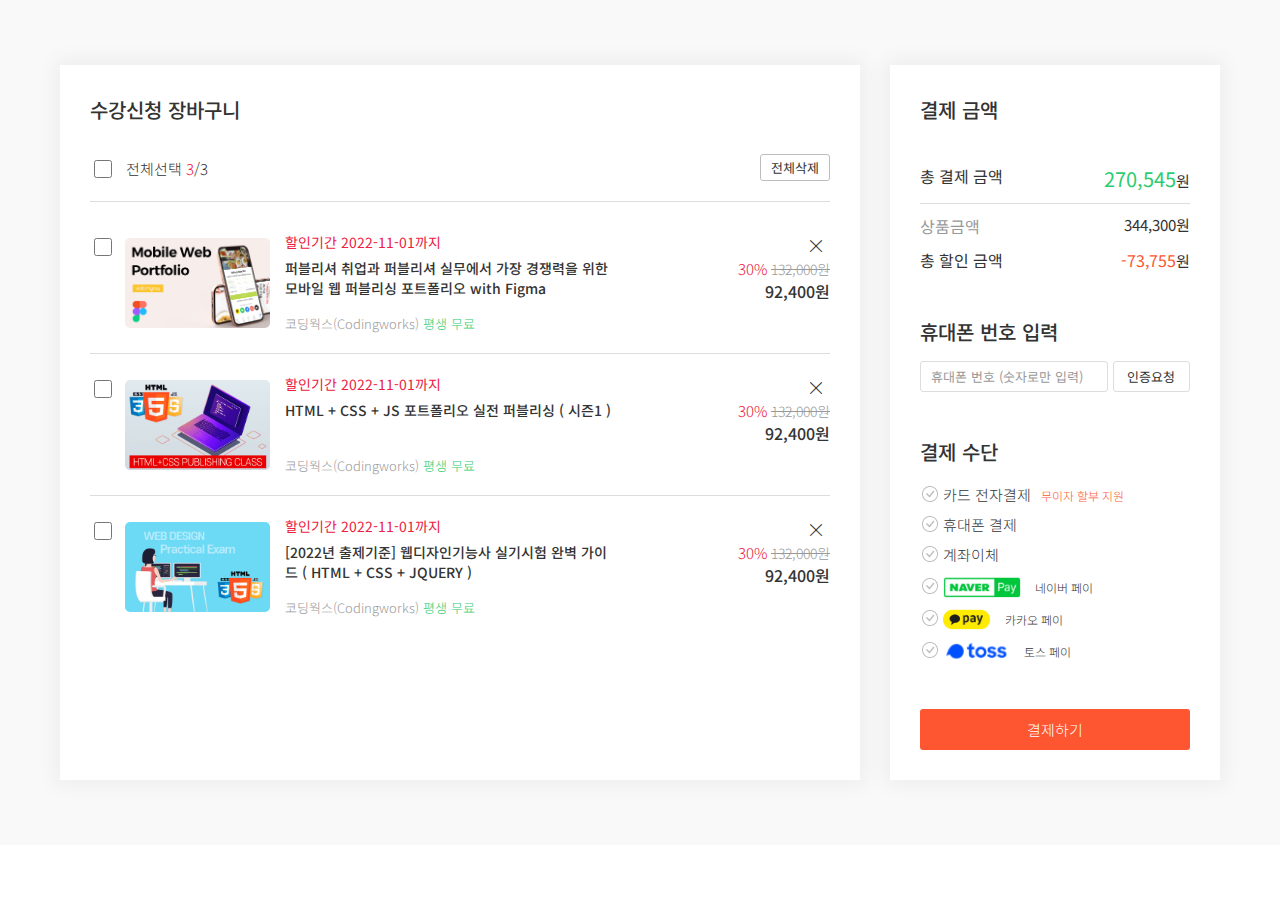
<file: html/take_course.html>
<!DOCTYPE html>
<html lang="ko">
  <head>
    <meta charset="UTF-8" />
    <meta name="viewport" content="width=device-width, initial-scale=1.0" />
    <title>트랜드 그 이상의 클래스, 비욘드 인사이트</title>
    <!-- favicon -->
    <link rel="icon" href="../img/favicon.png" />
    <!-- jquery -->
    <script
      src="https://cdnjs.cloudflare.com/ajax/libs/jquery/3.7.1/jquery.min.js"
      integrity="sha512-v2CJ7UaYy4JwqLDIrZUI/4hqeoQieOmAZNXBeQyjo21dadnwR+8ZaIJVT8EE2iyI61OV8e6M8PP2/4hpQINQ/g=="
      crossorigin="anonymous"
      referrerpolicy="no-referrer"
    ></script>
    <!-- The Final Countdown -->
    <script src="../script/countdown/jquery.countdown.min.js"></script>
    <!-- Slick Slider -->
    <link rel="stylesheet" href="../script/slick/slick-theme.css" />
    <link rel="stylesheet" href="../script/slick/slick.css" />
    <script src="../script/slick/slick.min.js"></script>
    <!-- custom css & js -->
    <link rel="stylesheet" href="../css/style.css" />
    <link rel="stylesheet" href="../css/responsive_mobile.css" />
    <link rel="stylesheet" href="../css/responsive_tablet.css" />
    <script src="../script/custom.js"></script>
  </head>
  <body>
    <div class="container class_detail">
      <!-- header -->
      <div class="header_include"></div>
      <!-- take_course -->
      <section class="take_course">
        <div class="take_course_inner">
          <div class="cart_wrap">
            <h2 class="header">수강신청 장바구니</h2>
            <div class="cart_header">
              <span>
                <input class="cart_chk_all" type="checkbox" name="" id="" />
                전체선택 <em>3</em>/3
              </span>
              <button class="btn_all_clear">전체삭제</button>
            </div>
            <div class="cart_items">
              <div class="cart_item">
                <div class="check_status">
                  <input class="cart_chk" type="checkbox" name="" id="" />
                </div>
                <div class="cart_item_wrap">
                  <div class="thum">
                    <img
                      src="../img/beyond-class-category-cover-16.png"
                      alt=""
                    />
                  </div>
                  <div class="cart_overview">
                    <div class="cart_overview_header">
                      <h4>할인기간 2022-11-01까지</h4>
                      <button class="btn_clear">
                        <i class="bi bi-x-lg"></i>
                      </button>
                    </div>
                    <div class="cart_overview_detail">
                      <div class="cart_overview_info">
                        <b class="class_subject"
                          >퍼블리셔 취업과 퍼블리셔 실무에서 가장 경쟁력을 위한
                          모바일 웹 퍼블리싱 포트폴리오 with Figma</b
                        >
                        <span class="mentor_info">
                          코딩웍스(Codingworks)
                          <em>평생 무료</em>
                        </span>
                      </div>
                      <div class="cart_overview_price">
                        <div>
                          <span class="sale">30%</span>
                          <span class="price_prev">132,000원</span>
                          <span class="price_current">92,400원</span>
                        </div>
                      </div>
                    </div>
                  </div>
                </div>
              </div>
              <div class="cart_item">
                <div class="check_status">
                  <input class="cart_chk" type="checkbox" name="" id="" />
                </div>
                <div class="cart_item_wrap">
                  <div class="thum">
                    <img
                      src="../img/beyond-class-category-cover-03.png"
                      alt=""
                    />
                  </div>
                  <div class="cart_overview">
                    <div class="cart_overview_header">
                      <h4>할인기간 2022-11-01까지</h4>
                      <button class="btn_clear">
                        <i class="bi bi-x-lg"></i>
                      </button>
                    </div>
                    <div class="cart_overview_detail">
                      <div class="cart_overview_info">
                        <b class="class_subject"
                          >HTML + CSS + JS 포트폴리오 실전 퍼블리싱 ( 시즌1 )</b
                        >
                        <span class="mentor_info">
                          코딩웍스(Codingworks)
                          <em>평생 무료</em>
                        </span>
                      </div>
                      <div class="cart_overview_price">
                        <div>
                          <span class="sale">30%</span>
                          <span class="price_prev">132,000원</span>
                          <span class="price_current">92,400원</span>
                        </div>
                      </div>
                    </div>
                  </div>
                </div>
              </div>
              <div class="cart_item">
                <div class="check_status">
                  <input class="cart_chk" type="checkbox" name="" id="" />
                </div>
                <div class="cart_item_wrap">
                  <div class="thum">
                    <img
                      src="../img/beyond-class-category-cover-01.png"
                      alt=""
                    />
                  </div>
                  <div class="cart_overview">
                    <div class="cart_overview_header">
                      <h4>할인기간 2022-11-01까지</h4>
                      <button class="btn_clear">
                        <i class="bi bi-x-lg"></i>
                      </button>
                    </div>
                    <div class="cart_overview_detail">
                      <div class="cart_overview_info">
                        <b class="class_subject"
                          >[2022년 출제기준] 웹디자인기능사 실기시험 완벽 가이드
                          ( HTML + CSS + JQUERY )</b
                        >
                        <span class="mentor_info">
                          코딩웍스(Codingworks)
                          <em>평생 무료</em>
                        </span>
                      </div>
                      <div class="cart_overview_price">
                        <div>
                          <span class="sale">30%</span>
                          <span class="price_prev">132,000원</span>
                          <span class="price_current">92,400원</span>
                        </div>
                      </div>
                    </div>
                  </div>
                </div>
              </div>
            </div>
            <!-- 수강바구니 비었을 때 -->
            <div class="cart_item_empty">
              <h4>수강바구니가 비었습니다.</h4>
              <p>
                트랜드 그 이상의 클래스, 비욘드 인사이트에서 좋은 강의를
                찾아보세요.
              </p>
              <a href="/index.html">강의목록 보기</a>
            </div>
          </div>
          <div class="payment">
            <div class="price_total_wrap">
              <h2 class="headline">결제 금액</h2>
              <div class="all_payment_price">
                <b>총 결제 금액</b>
                <span><em>270,545</em>원</span>
              </div>
              <div>
                <b class="product_price">상품금액</b>
                <span>344,300원</span>
              </div>
              <div>
                <b>총 할인 금액</b>
                <span><em class="sale_price">-73,755</em>원</span>
              </div>
            </div>
            <div class="mobile_confirm_wrap">
              <h2 class="headline">휴대폰 번호 입력</h2>
              <div>
                <input
                  type="tel"
                  name=""
                  id=""
                  placeholder="휴대폰 번호 (숫자로만 입력)"
                />
                <button class="btn_request">인증요청</button>
              </div>
            </div>
            <div class="payment_method_wrap">
              <h2 class="headline">결제 수단</h2>
              <div>
                <label>
                  <input type="radio" name="payment_method" id="" /><em></em
                  >카드 전자결제<span class="interest_free_installment"
                    >무이자 할부 지원</span
                  >
                </label>
              </div>
              <div>
                <label
                  ><input type="radio" name="payment_method" id="" /><em></em
                  >휴대폰 결제</label
                >
              </div>
              <div>
                <label
                  ><input type="radio" name="payment_method" id="" /><em></em
                  >계좌이체</label
                >
              </div>
              <div>
                <label>
                  <input type="radio" name="payment_method" id="" /><em></em
                  ><img src="../img/ct-payment-naver.png" alt="" />

                  <span>네이버 페이</span>
                </label>
              </div>
              <div>
                <label>
                  <input type="radio" name="payment_method" id="" /><em></em
                  ><img src="../img/ct-payment-kakao.png" alt="" />

                  <span>카카오 페이</span>
                </label>
              </div>
              <div>
                <label>
                  <input type="radio" name="payment_method" id="" /><em></em
                  ><img src="../img/ct-payment-toss.png" alt="" />

                  <span>토스 페이</span>
                </label>
              </div>
            </div>
            <a href="" class="btn_payment_final">결제하기</a>
          </div>
        </div>
      </section>
      <!-- footer -->
      <div class="footer_include"></div>
    </div>
  </body>
</html>
</file>
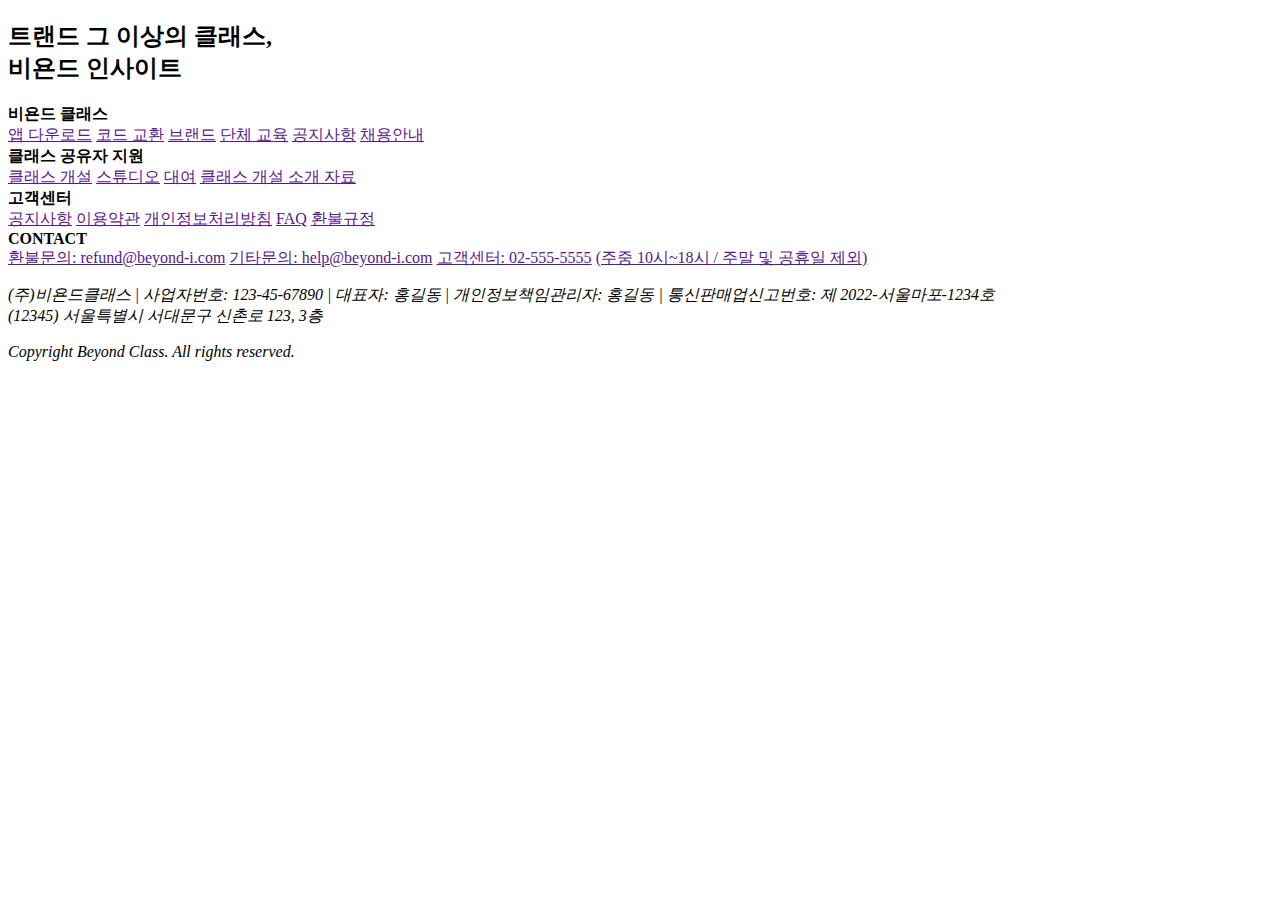
<file: include/footer.html>
<!DOCTYPE html>
<html lang="en">
  <head>
    <meta charset="UTF-8" />
    <meta name="viewport" content="width=device-width, initial-scale=1.0" />
    <title>Document</title>
  </head>
  <body>
    <footer>
      <div class="footer_inner">
        <div class="lnb_wrap">
          <div class="footer_slogan">
            <h2>
              트랜드 그 이상의 클래스,<br />
              비욘드 인사이트
            </h2>
          </div>
          <div class="lnb">
            <div class="lnb_group">
              <b class="lnb_group_title">비욘드 클래스</b>
              <div class="lnb_group_content">
                <a href="">앱 다운로드</a>
                <a href="">코드 교환</a>
                <a href="">브랜드</a>
                <a href="">단체 교육</a>
                <a href="">공지사항</a>
                <a href="">채용안내</a>
              </div>
            </div>
            <div class="lnb_group">
              <b class="lnb_group_title">클래스 공유자 지원</b>
              <div class="lnb_group_content">
                <a href="">클래스 개설</a>
                <a href="">스튜디오</a>
                <a href="">대여</a>
                <a href="">클래스 개설 소개 자료</a>
              </div>
            </div>
            <div class="lnb_group">
              <b class="lnb_group_title">고객센터</b>
              <div class="lnb_group_content">
                <a href="">공지사항</a>
                <a href="">이용약관</a>
                <a href="">개인정보처리방침</a>
                <a href="">FAQ</a>
                <a href="">환불규정</a>
              </div>
            </div>
            <div class="lnb_group">
              <b class="lnb_group_title">CONTACT</b>
              <div class="lnb_group_content">
                <a href="">환불문의: refund@beyond-i.com</a>
                <a href="">기타문의: help@beyond-i.com</a>
                <a href="">고객센터: 02-555-5555</a>
                <a href="">(주중 10시~18시 / 주말 및 공휴일 제외)</a>
              </div>
            </div>
          </div>
        </div>
        <div class="company_wrap">
          <address>
            <p>
              (주)비욘드클래스 | 사업자번호: 123-45-67890 | 대표자: 홍길동 |
              개인정보책임관리자: 홍길동 | 통신판매업신고번호: 제
              2022-서울마포-1234호<br />
              (12345) 서울특별시 서대문구 신촌로 123, 3층
            </p>
            <p>Copyright Beyond Class. All rights reserved.</p>
          </address>
          <div class="sns">
            <a href="#none"><i class="bi bi-facebook"></i></a>
            <a href="#none"><i class="bi bi-instagram"></i></a>
          </div>
        </div>
      </div>
    </footer>
  </body>
</html>
</file>
<file: css/style.css>
@charset "UTF-8";
/* Import Local SCSS Files */
@import url("https://cdn.jsdelivr.net/npm/bootstrap-icons@1.11.3/font/bootstrap-icons.min.css");
@import url("https://fonts.googleapis.com/css2?family=Montserrat:ital,wght@0,100..900;1,100..900&family=Noto+Sans+KR:wght@100..900&family=Raleway:ital,wght@0,100..900;1,100..900&display=swap");
@import url("https://fonts.googleapis.com/css2?family=Montserrat:ital,wght@0,100..900;1,100..900&family=Noto+Sans+KR:wght@100..900&family=Raleway:ital,wght@0,100..900;1,100..900&display=swap");
@import url(https://spoqa.github.io/spoqa-han-sans/css/SpoqaHanSansNeo.css);
* {
  box-sizing: border-box;
  outline: none;
}

a {
  text-decoration: none;
  color: inherit;
}

h1,
h2,
h3,
h4,
h5,
h6 {
  margin: 0;
  font-weight: 500;
}

button {
  cursor: pointer;
}

input {
  border: none;
}

/* Setting Variables : Font Family */
/* Setting Variables : Text Color */
/* Setting Variables : Object Color */
/* 부트스트랩 아이콘 */
/* Google web fonts */
/* noto sans */
/* raleway */
/* 스포카 한 산스 */
* {
  font-family: "Noto Sans KR", system-ui;
  color: #333333;
  box-sizing: border-box;
}

body {
  margin: 0;
  font-weight: 300;
  font-size: 15px;
}

body.active {
  overflow: hidden;
}

ul {
  list-style: none;
  padding: 0;
  margin: 0;
}

/* ========== Common CSS ========== */
section:not(.front_slider, .category_class),
footer {
  padding: 65px 0;
}

[class*=inner] {
  width: 1160px;
  margin: 0 auto;
}

.front_header {
  display: flex;
  align-items: center;
  justify-content: space-between;
  padding: 25px 0;
  font-family: "SpoqaHanSansNeo-Regular";
}
.front_header h2 {
  font-weight: 500;
  font-size: 24px;
}
.front_header .btn_view_all {
  display: inline-block;
  padding: 3px 15px;
  border: 1px solid #999999;
  border-radius: 30px;
  font-size: 14px;
  color: #555555;
}

/* Header */
header {
  position: relative;
  background: #ffffff;
  z-index: 10;
  border-bottom: 1px solid #eeeeee;
}
header.active {
  position: fixed;
  top: 0;
  left: 0;
  width: 100%;
  border: none;
  box-shadow: 0 0 5px rgba(0, 0, 0, 0.1);
}
header .header_inner .logo_search {
  display: flex;
  align-items: center;
  justify-content: space-between;
  padding: 15px 0;
}
.search,
.search_mobile {
  display: flex;
  align-items: center;
  justify-content: space-between;
  width: 520px;
  height: 42px;
  padding: 0 24px;
  border-radius: 30px;
  background: #f5f5f5;
}
.search input,
.search_mobile input {
  width: 100%;
  font-size: 14px;
  font-weight: 200;
  background: #f5f5f5;
}
.search input::placeholder,
.search_mobile input::placeholder {
  color: #999999;
}
.search i,
.search_mobile i {
  font-size: 20px;
  color: #bdbdbd;
  cursor: pointer;
}

header .header_inner .logo_search .btns .login_btn,
header .header_inner .logo_search .btns .signup_btn {
  padding: 5px 15px;
  border-radius: 3px;
}
header .header_inner .logo_search .btns .login_btn {
  margin-right: 5px;
  border: 1px solid #bdbdbd;
  background: #ffffff;
}
header .header_inner .logo_search .btns .signup_btn {
  border: 1px solid #2ecc71;
  background: #2ecc71;
  color: #ffffff;
}
header .header_inner .logo_search .user_alarm {
  display: none;
  align-items: center;
  gap: 20px;
}
header .header_inner .logo_search .user_alarm span.cart,
header .header_inner .logo_search .user_alarm span.alarm {
  cursor: pointer;
  position: relative;
}
header .header_inner .logo_search .user_alarm span.cart i,
header .header_inner .logo_search .user_alarm span.alarm i {
  font-size: 24px;
}
header .header_inner .logo_search .user_alarm span.cart em,
header .header_inner .logo_search .user_alarm span.alarm em {
  position: absolute;
  top: 3px;
  right: -3px;
  display: inline-block;
  width: 14px;
  height: 14px;
  text-align: center;
  line-height: 14px;
  border-radius: 50%;
  font-style: normal;
  background: #fd5631;
  color: #ffffff;
  font-size: 11px;
}
header .header_inner .logo_search .user_alarm span.avatar {
  width: 26px;
  height: 26px;
  cursor: pointer;
}
header .header_inner .logo_search .user_alarm span.avatar img {
  width: inherit;
  height: inherit;
  object-fit: cover;
  border-radius: 50%;
}
header .header_inner .gnb {
  display: flex;
  align-items: center;
  gap: 20px;
  padding: 15px 0;
}
header .header_inner .gnb a {
  font-size: 16px;
}
header .header_inner .gnb a:hover, header .header_inner .gnb a.active {
  color: #ed2040;
}
header .header_inner .gnb a:hover .bi-list, header .header_inner .gnb a.active .bi-list {
  color: #ed2040;
}
header .mega_navi {
  display: none;
  background: #333333;
}
header .mega_navi .search_mobile {
  display: none;
}
header .mega_navi .mega_navi_inner {
  display: flex;
  justify-content: space-between;
  padding: 30px 0;
}
header .mega_navi .mega_navi_inner .mega_navi_item b {
  color: #ffffff;
  font-size: 14px;
}
header .mega_navi .mega_navi_inner .mega_navi_item a {
  display: block;
  padding: 3px 0;
  color: #ffffff;
  font-size: 14px;
}
header .mega_navi .btn_close {
  display: none;
}

/* Footer */
footer {
  background: #555555;
}
footer .lnb_wrap {
  display: flex;
  margin-bottom: 25px;
  padding-bottom: 25px;
  border-bottom: 1px solid #999999;
}
footer .lnb_wrap .footer_slogan {
  width: 30%;
}
footer .lnb_wrap .footer_slogan h2 {
  color: #ffffff;
}
footer .lnb_wrap .lnb {
  display: flex;
  justify-content: space-between;
  width: 70%;
}
footer .lnb_wrap .lnb .lnb_group b.lnb_group_title {
  color: #ffffff;
}
footer .lnb_wrap .lnb .lnb_group .lnb_group_content a {
  display: block;
  padding: 1px 0;
  color: #ffffff;
}
footer .lnb_wrap .lnb .lnb_group .lnb_group_content a:hover {
  text-decoration: underline;
}
footer .company_wrap {
  display: flex;
  justify-content: space-between;
}
footer .company_wrap address {
  font-style: normal;
}
footer .company_wrap address p {
  margin: 0 0 25px;
  color: #ffffff;
}
footer .company_wrap .sns {
  display: flex;
  gap: 15px;
}
footer .company_wrap .sns a i {
  font-size: 24px;
  color: #ffffff;
}

/* ========== Front Page : index.html ========== */
/* Section : Front Slider */
.front_slider .front_slider_items .front_slider_item {
  cursor: pointer;
}
.front_slider .front_slider_items .front_slider_item .front_slider_wrap {
  display: flex;
  align-items: center;
  justify-content: space-between;
  width: 1160px;
  height: 400px;
  margin: 0 auto;
}
.front_slider .front_slider_items .front_slider_item .front_slider_wrap .desc {
  font-family: "SpoqaHanSansNeo-Regular";
}
.front_slider .front_slider_items .front_slider_item .front_slider_wrap .desc b {
  font-weight: 400;
  color: #ed2040;
  font-size: 16px;
}
.front_slider .front_slider_items .front_slider_item .front_slider_wrap .desc h1 {
  margin: 15px 0;
  font-weight: 400;
  font-size: 34px;
}
.front_slider .front_slider_items .front_slider_item .front_slider_wrap .desc span {
  font-weight: 200;
}
.front_slider .front_slider_items .front_slider_item .front_slider_wrap .pic img {
  height: 350px;
}

/* Section : category_shortcut */
.category_shortcut .category_shortcut_inner .category_shortcut_items {
  display: flex;
  align-items: center;
  justify-content: space-between;
}
.category_shortcut .category_shortcut_inner .category_shortcut_items .category_shortcut_item {
  display: flex;
  align-items: center;
  justify-content: center;
  flex-direction: column;
  gap: 14px;
  width: 172px;
  height: 125px;
  box-shadow: 0 0 10px 5px rgba(0, 0, 0, 0.1);
  border-radius: 10px;
  font-size: 16px;
}
.category_shortcut .category_shortcut_inner .category_shortcut_items .category_shortcut_item:nth-child(1) em {
  background-color: rgba(0, 107, 229, 0.2);
}
.category_shortcut .category_shortcut_inner .category_shortcut_items .category_shortcut_item:nth-child(2) em {
  background-color: rgba(253, 86, 49, 0.2);
}
.category_shortcut .category_shortcut_inner .category_shortcut_items .category_shortcut_item:nth-child(3) em {
  background-color: rgba(255, 217, 18, 0.2);
}
.category_shortcut .category_shortcut_inner .category_shortcut_items .category_shortcut_item:nth-child(4) em {
  background-color: rgba(237, 32, 64, 0.2);
}
.category_shortcut .category_shortcut_inner .category_shortcut_items .category_shortcut_item:nth-child(5) em {
  background-color: rgba(46, 204, 113, 0.2);
}
.category_shortcut .category_shortcut_inner .category_shortcut_items .category_shortcut_item:nth-child(6) em {
  background-color: rgba(189, 189, 189, 0.2);
}
.category_shortcut .category_shortcut_inner .category_shortcut_items .category_shortcut_item em {
  display: flex;
  align-items: center;
  justify-content: center;
  text-align: center;
  width: 47px;
  height: 47px;
  border-radius: 50%;
}
.category_shortcut .category_shortcut_inner .category_shortcut_items .category_shortcut_item em i {
  font-size: 24px;
  transform: translateY(-2px);
}

/* Section : focus_class */
.focus_class {
  background: #f9f9f9;
}
.focus_class .focus_class_content {
  margin-bottom: 30px;
}
.focus_class .focus_class_content .focus_class_items .slide-list {
  margin: 0 -5px;
}
.focus_class .focus_class_content .focus_class_items .slick-slide {
  margin: 0 5px;
}
.focus_class .focus_class_content .focus_class_items .slick-next:before,
.focus_class .focus_class_content .focus_class_items .slick-prev:before {
  content: "\f285";
  display: inline-block;
  font-family: bootstrap-icons;
  color: #999999;
}
.focus_class .focus_class_content .focus_class_items .slick-prev:before {
  transform: rotateY(180deg);
}
.focus_class_item {
  cursor: pointer;
  flex: 1;
}
.focus_class_item .thum {
  position: relative;
  height: 160px;
}
.focus_class_item .thum img {
  width: 100%;
  height: 100%;
  object-fit: cover;
  border-radius: 5px;
}
.focus_class_item .thum em.like {
  position: absolute;
  right: 15px;
  top: 10px;
  font-style: normal;
  cursor: pointer;
}
.focus_class_item .thum em.like:before {
  content: "\f417";
  font-family: bootstrap-icons;
  color: #ffffff;
  font-size: 20px;
}
.focus_class_item .thum em.like.active:before {
  content: "\f415";
  font-family: bootstrap-icons;
  color: #ed2040;
}
.focus_class_item .thum span.badge {
  position: absolute;
  right: 0;
  bottom: 10px;
  width: 60px;
  height: 22px;
  line-height: 22px;
  text-align: center;
  font-size: 11px;
  background: #fd5631;
  border-top-left-radius: 5px;
  border-bottom-left-radius: 5px;
  color: #ffffff;
}
.focus_class_item .desc {
  display: flex;
  gap: 8px;
  margin-top: 5px;
}
.focus_class_item .desc .mentor_avatar img {
  width: 32px;
  height: 32px;
  border-radius: 50%;
}
.focus_class_item .desc .overview h3 {
  overflow: hidden;
  white-space: normal;
  text-overflow: ellipsis;
  display: -webkit-box;
  -webkit-line-clamp: 2;
  -webkit-box-orient: vertical;
  letter-spacing: -0.05em;
}
.focus_class_item .desc .overview .class_info {
  margin: 5px 0;
  color: #777777;
  font-size: 13px;
}
.focus_class_item .desc .overview .class_price {
  font-size: 16px;
}
.focus_class_item .desc .overview .class_price .sale {
  color: #fd5631;
}
.focus_class_item .desc .overview .class_price .price_prev {
  display: inline-block;
  margin: 0 10px;
  color: #999999;
  text-decoration: line-through;
}
.focus_class_item .desc .overview .class_review {
  position: relative;
  margin-top: 3px;
  font-size: 13px;
}
.focus_class_item .desc .overview .class_review .star {
  word-spacing: -2px;
}
.focus_class_item .desc .overview .class_review .star i {
  color: #ffd912;
}
.focus_class_item .desc .overview .class_review .rating {
  display: inline-block;
  margin: 0 15px 0 5px;
}
.focus_class_item .desc .overview .class_review .rating:after {
  content: "";
  position: absolute;
  top: 50%;
  right: 119px;
  transform: translateY(-50%);
  height: 50%;
  width: 1px;
  background: #bdbdbd;
}
/* Section : best_class */
.best_class .best_class_content .best_class_wrap {
  display: flex;
  gap: 12px;
}
.best_class .best_class_content .best_class_wrap .invite_banner img {
  height: 300px;
}
.best_class .best_class_content .best_class_wrap .invite_banner_tablet {
  display: none;
}
.best_class .best_class_content .best_class_wrap .best_class_items_wrap {
  display: flex;
  flex-direction: column;
  justify-content: space-between;
}
.best_class .best_class_content .best_class_wrap .best_class_items_wrap .best_class_items {
  display: flex;
  gap: 12px;
}
.best_class .best_class_content .best_class_wrap .best_class_items_wrap .best_class_items .best_class_item {
  display: flex;
  align-items: center;
  gap: 10px;
  flex: 1;
  cursor: pointer;
}
.best_class .best_class_content .best_class_wrap .best_class_items_wrap .best_class_items .best_class_item .thum {
  width: 130px;
}
.best_class .best_class_content .best_class_wrap .best_class_items_wrap .best_class_items .best_class_item .thum img {
  width: inherit;
  height: inherit;
  object-fit: cover;
  border-radius: 5px;
}
.best_class .best_class_content .best_class_wrap .best_class_items_wrap .best_class_items .best_class_item .overview .class_info {
  font-size: 13px;
  color: #777777;
}
.best_class .best_class_content .best_class_wrap .best_class_items_wrap .best_class_items .best_class_item .overview .class_price {
  font-size: 16px;
  word-spacing: 10px;
}
.best_class .best_class_content .best_class_wrap .best_class_items_wrap .best_class_items .best_class_item .overview .class_price .sale {
  color: #fd5631;
}
.best_class .best_class_content .best_class_wrap .best_class_items_wrap .best_class_items .best_class_item .overview .class_price .price_prev {
  color: #999999;
  text-decoration: line-through;
}
/* Section : early_bird */
.early_bird {
  background: #f9f9f9;
}
.early_bird .early_bird_content .countdown_wrap {
  width: 600px;
  margin: auto;
  margin-bottom: 40px;
  text-align: center;
}
.early_bird .early_bird_content .countdown_wrap .early_bird_info {
  font-size: 13px;
  color: #777777;
}
.early_bird .early_bird_content .early_bird_banner {
  display: flex;
  align-items: center;
  justify-content: space-around;
  padding: 20px 0;
  background: rgba(255, 217, 18, 0.1);
  border-radius: 20px;
}
.early_bird .early_bird_content .early_bird_banner .banner_about h1 {
  font-size: 32px;
  font-weight: bold;
}
.early_bird .early_bird_content .early_bird_banner .banner_about h2 {
  margin: 5px 0;
  font-size: 28px;
}
.early_bird .early_bird_content .early_bird_banner .banner_about .hash_tag {
  font-size: 25px;
  color: #2ecc71;
  word-spacing: 5px;
}
/* ===== The Final Countdown Custom CSS ===== */
#early_bird_countdown {
  margin-bottom: 30px;
  font-size: 30px;
}
#early_bird_countdown b {
  font-weight: normal;
  color: #ed2040;
}
#early_bird_countdown em {
  position: relative;
  padding: 0 5px;
  margin: 0 5px;
  border-radius: 5px;
  font-style: normal;
  background: #000000;
  color: #ffffff;
}
#early_bird_countdown em:after {
  position: absolute;
  left: 0;
  top: 100%;
  width: 100%;
  font-size: 12px;
  text-align: center;
  color: #000000;
}
#early_bird_countdown em:nth-of-type(1):after {
  content: "hrs";
}
#early_bird_countdown em:nth-of-type(2):after {
  content: "min";
}
#early_bird_countdown em:nth-of-type(3):after {
  content: "sec";
}

/* ===== The Final Countdown Custom CSS ===== */
/* Section : blog */
.blog .blog_content .blog_items {
  display: flex;
  gap: 13px;
}
.blog .blog_content .blog_items .blog_item {
  flex: 1;
  cursor: pointer;
}
.blog .blog_content .blog_items .blog_item .thum img {
  width: 100%;
  height: 100%;
  object-fit: cover;
  border-radius: 10px;
  border: 1px solid #eeeeee;
}
.blog .blog_content .blog_items .blog_item .desc .blog_sort {
  display: inline-block;
  margin-top: 10px;
  color: #ed2040;
  font-size: 13px;
}
.blog .blog_content .blog_items .blog_item .desc .blog_outline h3 {
  margin: 10px 0;
  font-size: 16px;
}
.blog .blog_content .blog_items .blog_item .desc .blog_outline p {
  margin: 0;
  color: #999999;
}
.blog .blog_content .blog_items .blog_item .desc .blog_writer {
  display: flex;
  gap: 10px;
}
.blog .blog_content .blog_items .blog_item .desc .blog_writer .writer_avatar {
  width: 42px;
  height: 42px;
}
.blog .blog_content .blog_items .blog_item .desc .blog_writer .writer_avatar img {
  width: 100%;
  height: 100%;
  object-fit: cover;
  border-radius: 50%;
}
.blog .blog_content .blog_items .blog_item .desc .blog_writer .writer_info span {
  font-size: 14px;
}
.blog .blog_content .blog_items .blog_item .desc .blog_writer .writer_info .date_comments span {
  font-size: 12px;
}
/* Section : slogan */
.slogan {
  background: rgba(0, 107, 229, 0.1);
}
.slogan .slogan_content {
  text-align: center;
}
.slogan .slogan_content h1 {
  margin-bottom: 17px;
  font-size: 32px;
}
.slogan .slogan_content span {
  font-size: 20px;
}
.slogan .slogan_content span em {
  color: #fd5631;
  font-style: normal;
}

/* Section : tip_tech */
.tip_tech .tip_tech_content .tip_tech_wrap .tip_tech_items {
  display: flex;
  gap: 30px;
}
.tip_tech .tip_tech_content .tip_tech_wrap .tip_tech_items .tip_tech_item {
  display: flex;
  align-items: center;
  padding: 20px 0;
  border-bottom: 1px solid #eeeeee;
  gap: 20px;
}
.tip_tech .tip_tech_content .tip_tech_wrap .tip_tech_items .tip_tech_item .tip_tech_info .tip_tech_sort {
  font-size: 12px;
  color: #2ecc71;
}
.tip_tech .tip_tech_content .tip_tech_wrap .tip_tech_items .tip_tech_item .tip_tech_info .tip_tech_outline h3 {
  margin: 9px 0;
  font-size: 18px;
  word-spacing: -1px;
}
.tip_tech .tip_tech_content .tip_tech_wrap .tip_tech_items .tip_tech_item .tip_tech_info .tip_tech_outline p {
  margin: 0;
}
.tip_tech .tip_tech_content .tip_tech_wrap .tip_tech_items .tip_tech_item .thum {
  width: 110px;
  height: 110px;
}
.tip_tech .tip_tech_content .tip_tech_wrap .tip_tech_items .tip_tech_item .thum img {
  width: inherit;
  height: inherit;
  object-fit: cover;
  border: 1px solid #eeeeee;
  border-radius: 5px;
}
.tip_tech .tip_tech_content .tip_tech_wrap .tip_tech_items:nth-of-type(3) .tip_tech_item {
  border-bottom: 0;
}
.tip_tech .tip_tech_content .tip_tech_wrap .btn_view_more {
  display: block;
  margin: 45px auto 0;
  width: 247px;
  height: 45px;
  line-height: 40px;
  text-align: center;
  font-size: 16px;
  border-radius: 20px;
  color: #555555;
  border: 1px solid #bdbdbd;
}

/* Front Event Banner */
.front_event_banner {
  position: fixed;
  right: 50px;
  bottom: 50px;
}
.front_event_banner .event_banner_item.mentor_hiring a img {
  display: block;
  border-radius: 60px;
}
.front_event_banner .event_banner_item.new_year a img {
  display: block;
  border: 1px solid #eeeeee;
  border-end-start-radius: 10px 10px 0 0;
}
.front_event_banner .close_buttons {
  display: flex;
  align-items: center;
  height: 40px;
  background: #ffffff;
  border-radius: 0 0 10px 10px;
  text-align: center;
  border: 1px solid #eeeeee;
  border-top: none;
}
.front_event_banner .close_buttons a {
  flex: 1;
  border-right: 1px solid #dddddd;
}
.front_event_banner .close_buttons a:last-child {
  border: none;
}

/* ========== Front Page : index.html ========== */
/* ========== Category Main Page : class_category.html ========== */
/* Section : category_class */
.category_class .category_class_main {
  position: relative;
}
.category_class .category_class_main h2 {
  position: absolute;
  top: 50%;
  left: 35px;
  transform: translateY(-50%);
  color: #ffffff;
  font-size: 28px;
  font-weight: 500;
}
.category_class .category_class_main img {
  width: 100%;
  height: 120px;
  object-fit: cover;
  border-radius: 10px;
}
.category_class .category_class_detail h3 {
  margin: 20px 0;
  font-size: 20px;
}
.category_class .category_class_detail .category_shortcut {
  padding-bottom: 15px;
  margin-bottom: 15px;
  border-bottom: 1px solid #dddddd;
}
.category_class .category_class_detail .category_shortcut .btn_shortcut {
  padding: 5px 15px;
  margin-right: 5px;
  border-radius: 30px;
  border: 1px solid #000000;
  background: #ffffff;
  font-size: 13px;
}
.category_class .category_class_detail .category_shortcut .btn_shortcut:nth-child(1) {
  background: #000000;
  color: #ffffff;
}
.category_class .category_class_sort select,
.category_class .category_class_sort .btn_sort,
.category_class .category_class_sort .btn_event {
  margin-right: 5px;
  padding: 10px 20px;
  border-radius: 3px;
  font-size: 14px;
  background: #ffffff;
}
.category_class .category_class_sort select {
  padding-right: 50px;
  -o-appearance: none;
  -webkit-appearance: none;
  -moz-appearance: none;
  appearance: none;
  border: 1px solid #bdbdbd;
  background: url(/img/icon-select.svg) no-repeat right 10px center;
  cursor: pointer;
}
.category_class .category_class_sort .btn_sort {
  border: 1px solid #ff4c79;
  color: #ff4c79;
}
.category_class .category_class_sort .btn_event {
  border: 1px solid #bdbdbd;
}
.category_class .category_class_wrap {
  margin: 30px 0;
}
.category_class .category_class_wrap .category_class_items {
  display: flex;
  gap: 10px;
  margin: 30px 0;
}
.category_class .category_class_wrap .category_class_items .slide-list {
  margin: 0 -5px;
}
.category_class .category_class_wrap .category_class_items .slick-slide {
  margin: 0 5px;
}
.category_class .paging {
  display: flex;
  align-items: center;
  justify-content: center;
  gap: 15px;
  margin: 60px 0;
}
.category_class .paging .prev_list,
.category_class .paging .next_list {
  background: none;
  border: none;
  font-size: 16px;
}
.category_class .paging .prev_list i {
  color: #bdbdbd;
}
.category_class .paging .btn_paging_group .btn_paging {
  border: none;
  background: none;
  font-size: 14px;
}
.category_class .paging .btn_paging_group .btn_paging:nth-child(1) {
  background: #000000;
  color: #ffffff;
  border-radius: 3px;
}
/* ========== Take Course Page : take_course.html ========== */
.take_course {
  background: #f9f9f9;
}
.take_course .take_course_inner {
  display: flex;
  gap: 30px;
}
.take_course .take_course_inner .cart_wrap {
  flex: 3;
  padding: 30px;
  background: #ffffff;
  box-shadow: 0 0 20px 5px rgba(0, 0, 0, 0.05);
}
.take_course .take_course_inner .cart_wrap .header {
  font-size: 20px;
}
.take_course .take_course_inner .cart_wrap .cart_header {
  display: flex;
  justify-content: space-between;
  margin: 30px 0;
  padding-bottom: 20px;
  border-bottom: 1px solid #dddddd;
}
.take_course .take_course_inner .cart_wrap .cart_header span .cart_chk_all {
  width: 18px;
  height: 18px;
  margin-right: 10px;
  accent-color: #fd5631;
  transform: translateY(3px);
}
.take_course .take_course_inner .cart_wrap .cart_header span em {
  font-style: normal;
  color: #ed2040;
}
.take_course .take_course_inner .cart_wrap .cart_header .btn_all_clear {
  padding: 3px 10px;
  border-radius: 3px;
  font-size: 13px;
  border: 1px solid #bdbdbd;
  background: #ffffff;
}
.take_course .take_course_inner .cart_wrap .cart_items .cart_item {
  display: flex;
  gap: 10px;
  margin-bottom: 20px;
  padding-bottom: 20px;
  border-bottom: 1px solid #dddddd;
}
.take_course .take_course_inner .cart_wrap .cart_items .cart_item:last-child {
  border: none;
}
.take_course .take_course_inner .cart_wrap .cart_items .cart_item .check_status input[type=checkbox] {
  width: 18px;
  height: 18px;
  accent-color: #fd5631;
  transform: translateY(3px);
}
.take_course .take_course_inner .cart_wrap .cart_items .cart_item .cart_item_wrap {
  display: flex;
  align-items: center;
  gap: 15px;
  width: 100%;
}
.take_course .take_course_inner .cart_wrap .cart_items .cart_item .cart_item_wrap .thum {
  width: 145px;
  height: 90px;
}
.take_course .take_course_inner .cart_wrap .cart_items .cart_item .cart_item_wrap .thum img {
  width: inherit;
  height: inherit;
  object-fit: cover;
  border-radius: 5px;
}
.take_course .take_course_inner .cart_wrap .cart_items .cart_item .cart_item_wrap .cart_overview {
  width: 100%;
}
.take_course .take_course_inner .cart_wrap .cart_items .cart_item .cart_item_wrap .cart_overview .cart_overview_header {
  display: flex;
  justify-content: space-between;
}
.take_course .take_course_inner .cart_wrap .cart_items .cart_item .cart_item_wrap .cart_overview .cart_overview_header h4 {
  font-size: 14px;
  font-weight: 400;
  color: #ed2040;
}
.take_course .take_course_inner .cart_wrap .cart_items .cart_item .cart_item_wrap .cart_overview .cart_overview_header .btn_clear {
  border: none;
  background: #ffffff;
}
.take_course .take_course_inner .cart_wrap .cart_items .cart_item .cart_item_wrap .cart_overview .cart_overview_header .btn_clear i {
  font-size: 16px;
}
.take_course .take_course_inner .cart_wrap .cart_items .cart_item .cart_item_wrap .cart_overview .cart_overview_detail {
  display: flex;
  justify-content: space-between;
}
.take_course .take_course_inner .cart_wrap .cart_items .cart_item .cart_item_wrap .cart_overview .cart_overview_detail .cart_overview_info {
  display: flex;
  flex-direction: column;
  justify-content: space-between;
  width: 60%;
  min-height: 75px;
}
.take_course .take_course_inner .cart_wrap .cart_items .cart_item .cart_item_wrap .cart_overview .cart_overview_detail .cart_overview_info .class_subject {
  font-size: 14px;
  font-weight: 500;
}
.take_course .take_course_inner .cart_wrap .cart_items .cart_item .cart_item_wrap .cart_overview .cart_overview_detail .cart_overview_info .mentor_info {
  display: block;
  font-size: 13px;
  color: #999999;
}
.take_course .take_course_inner .cart_wrap .cart_items .cart_item .cart_item_wrap .cart_overview .cart_overview_detail .cart_overview_info .mentor_info em {
  font-style: normal;
  color: #2ecc71;
}
.take_course .take_course_inner .cart_wrap .cart_items .cart_item .cart_item_wrap .cart_overview .cart_overview_detail .cart_overview_price {
  width: 40%;
  text-align: right;
}
.take_course .take_course_inner .cart_wrap .cart_items .cart_item .cart_item_wrap .cart_overview .cart_overview_detail .cart_overview_price div .sale {
  color: #ed2040;
}
.take_course .take_course_inner .cart_wrap .cart_items .cart_item .cart_item_wrap .cart_overview .cart_overview_detail .cart_overview_price div .price_prev {
  font-size: 14px;
  color: #999999;
  text-decoration: line-through;
}
.take_course .take_course_inner .cart_wrap .cart_items .cart_item .cart_item_wrap .cart_overview .cart_overview_detail .cart_overview_price div .price_current {
  display: block;
  font-size: 16px;
  font-weight: 500;
}
.take_course .take_course_inner .cart_wrap .cart_item_empty {
  display: none;
  padding-top: 100px;
  padding-bottom: 50px;
  text-align: center;
}
.take_course .take_course_inner .cart_wrap .cart_item_empty p {
  margin-top: 5px;
  margin-bottom: 25px;
}
.take_course .take_course_inner .cart_wrap .cart_item_empty a {
  padding: 7px;
  font-size: 13px;
  border-radius: 3px;
  color: #2ecc71;
  border: 1px solid #2ecc71;
  transition: 0.3s;
}
.take_course .take_course_inner .cart_wrap .cart_item_empty a:hover {
  background: #2ecc71;
  border-color: transparent;
  color: #ffffff;
}
.take_course .take_course_inner .payment {
  flex-basis: 330px;
  padding: 30px;
  background: #ffffff;
  box-shadow: 0 0 20px 5px rgba(0, 0, 0, 0.05);
}
.take_course .take_course_inner .payment .price_total_wrap {
  margin-bottom: 45px;
}
.take_course .take_course_inner .payment .price_total_wrap .headline {
  margin-bottom: 40px;
  font-size: 20px;
}
.take_course .take_course_inner .payment .price_total_wrap div {
  display: flex;
  justify-content: space-between;
  margin-bottom: 10px;
}
.take_course .take_course_inner .payment .price_total_wrap div.all_payment_price {
  padding-bottom: 10px;
  border-bottom: 1px solid #dddddd;
}
.take_course .take_course_inner .payment .price_total_wrap div b {
  font-weight: 400;
  font-size: 16px;
}
.take_course .take_course_inner .payment .price_total_wrap div b.product_price {
  color: #999999;
}
.take_course .take_course_inner .payment .price_total_wrap div span {
  font-size: 15px;
  font-weight: 400;
}
.take_course .take_course_inner .payment .price_total_wrap div span em {
  font-size: 20px;
  font-style: normal;
  color: #2ecc71;
}
.take_course .take_course_inner .payment .price_total_wrap div span em.sale_price {
  color: #fd5631;
  font-size: 16px;
}
.take_course .take_course_inner .payment .mobile_confirm_wrap {
  margin-bottom: 45px;
}
.take_course .take_course_inner .payment .mobile_confirm_wrap .headline {
  margin-bottom: 15px;
  font-size: 20px;
  font-weight: 500;
}
.take_course .take_course_inner .payment .mobile_confirm_wrap div {
  display: flex;
  gap: 5px;
}
.take_course .take_course_inner .payment .mobile_confirm_wrap div input[type=tel] {
  flex: 3;
  padding: 5px 10px;
  font-size: 13px;
  border: 1px solid #dddddd;
  border-radius: 3px;
}
.take_course .take_course_inner .payment .mobile_confirm_wrap div input[type=tel]::placeholder {
  color: #999999;
}
.take_course .take_course_inner .payment .mobile_confirm_wrap div .btn_request {
  flex: 1;
  padding: 5px 10px;
  font-size: 13px;
  border: 1px solid #dddddd;
  border-radius: 3px;
  background: #ffffff;
}
.take_course .take_course_inner .payment .payment_method_wrap {
  margin-bottom: 45px;
}
.take_course .take_course_inner .payment .payment_method_wrap .headline {
  margin-bottom: 12px;
  font-size: 20px;
}
.take_course .take_course_inner .payment .payment_method_wrap div {
  padding: 3px 0;
}
.take_course .take_course_inner .payment .payment_method_wrap div label {
  cursor: pointer;
}
.take_course .take_course_inner .payment .payment_method_wrap div label input[type=radio] {
  display: none;
}
.take_course .take_course_inner .payment .payment_method_wrap div label input[type=radio] + em {
  display: inline-block;
  width: 20px;
  height: 20px;
  margin-right: 3px;
  transform: translateY(3px);
  background: url(../img/icon-custom-radio.png) no-repeat;
  background-position: left;
}
.take_course .take_course_inner .payment .payment_method_wrap div label input[type=radio]:checked + em {
  background-position: right;
}
.take_course .take_course_inner .payment .payment_method_wrap div label img {
  transform: translateY(5px);
  height: 22px;
}
.take_course .take_course_inner .payment .payment_method_wrap div label span {
  margin-left: 10px;
  font-size: 12px;
  font-style: normal;
}
.take_course .take_course_inner .payment .payment_method_wrap div label span.interest_free_installment {
  color: #fd5631;
}
.take_course .take_course_inner .payment .btn_payment_final {
  display: block;
  width: 100%;
  padding: 10px;
  border-radius: 3px;
  border: none;
  background: #fd5631;
  text-align: center;
  color: #ffffff;
}

/* ========== Signup Page : member_register.html ========== */
section.member_register {
  display: flex;
  align-items: center;
  justify-content: center;
}
.member_account {
  max-width: 360px;
  padding: 30px;
}
.member_account .login_slogan {
  font-size: 20px;
  text-align: center;
  margin-bottom: 20px;
}
.member_account .login_slogan em {
  font-style: normal;
  color: #006be5;
}
.member_account img {
  display: block;
  margin: 25px auto;
}
.member_account .login_field div {
  position: relative;
  margin: 10px 0;
  padding: 13px;
  border: 1px solid #dddddd;
  border-radius: 5px;
}
.member_account .login_field div input {
  width: 100%;
  font-size: 14px;
}
.member_account .login_field div input::placeholder {
  color: #999999;
}
.member_account .login_field div i {
  position: absolute;
  top: 50%;
  right: 20px;
  transform: translateY(-50%);
  color: #999999;
  cursor: pointer;
}
.member_account .login_field .btn_member_primary {
  padding: 10px;
  width: 100%;
  background: #2ecc71;
  color: #fff;
  border-radius: 5px;
  font-size: 16px;
  border: none;
}
.member_account .agreement_info p {
  text-align: center;
  margin: 15px 0 25px;
  font-size: 12px;
  color: #777777;
}
.member_account .agreement_info .agreement {
  margin-bottom: 20px;
  padding-bottom: 20px;
  text-align: center;
  border-bottom: 1px solid #dddddd;
}
.member_account .agreement_info .agreement label {
  font-size: 12px;
  color: #777777;
  cursor: pointer;
}
.member_account .agreement_info .agreement label input[type=checkbox] {
  display: none;
}
.member_account .agreement_info .agreement label input[type=checkbox]:checked + em:before {
  content: "\f26d";
}
.member_account .agreement_info .agreement label em:before {
  content: "\f584";
  font-family: bootstrap-icons;
  display: inline-block;
  margin-right: 3px;
  font-style: normal;
  transform: translateY(1px);
  color: #777777;
}
.member_account .login_member {
  text-align: center;
  font-size: 13px;
  color: #555555;
}
.member_account .login_member a {
  text-decoration: underline;
}

/* ========== Login Modal : header.html ========== */
.member_login_overlay {
  position: fixed;
  top: 0;
  left: 0;
  display: none;
  width: 100%;
  height: 100%;
  background: rgba(189, 189, 189, 0.5);
  z-index: 20;
}
.member_login_overlay .member_account.login {
  position: absolute;
  top: 50%;
  left: 50%;
  transform: translate(-50%, -50%);
  width: 100%;
  padding-top: 50px;
  background: #fff;
  border: 1px solid #dddddd;
  z-index: 10;
  border-radius: 5px;
}
.member_login_overlay .member_account.login .join_member {
  margin: 13px 0 25px;
  text-align: center;
  color: #555555;
  font-size: 13px;
}
.member_login_overlay .member_account.login .join_member a {
  text-decoration: underline;
}
.member_login_overlay .member_account.login .easy_login .btn_easy_login {
  position: relative;
  display: inline-block;
  margin: 5px 0;
  width: 100%;
  padding: 10px;
  border-radius: 5px;
  font-size: 16px;
  text-align: center;
}
.member_login_overlay .member_account.login .easy_login .btn_easy_login i {
  position: absolute;
  top: 50%;
  transform: translateY(-50%);
  left: 15px;
  font-size: 18px;
}
.member_login_overlay .member_account.login .easy_login .kakao {
  background: #ffd912;
  color: #ffffff;
}
.member_login_overlay .member_account.login .easy_login .kakao i {
  color: #000000;
}
.member_login_overlay .member_account.login .easy_login .facebook {
  background: #006be5;
  color: #ffffff;
}
.member_login_overlay .member_account.login .easy_login .facebook i {
  color: #ffffff;
}
.member_login_overlay .member_account.login .easy_login .apple {
  background: #000000;
  color: #ffffff;
}
.member_login_overlay .member_account.login .easy_login .apple i {
  color: #ffffff;
}
.member_login_overlay .member_account.login .easy_login span.or {
  position: relative;
  display: block;
  margin: 5px 0;
  font-size: 13px;
  text-align: center;
  color: #bdbdbd;
}
.member_login_overlay .member_account.login .easy_login span.or:before {
  content: "";
  position: absolute;
  left: 0;
  top: 50%;
  transform: translateY(-50%);
  display: inline-block;
  width: 42%;
  margin-right: 10px;
  height: 1px;
  background: #bdbdbd;
}
.member_login_overlay .member_account.login .easy_login span.or:after {
  content: "";
  position: absolute;
  right: 0;
  top: 50%;
  transform: translateY(-50%);
  display: inline-block;
  width: 42%;
  margin-left: 10px;
  height: 1px;
  background: #bdbdbd;
}
.member_login_overlay .member_account.login .easy_login .email {
  background: #ffffff;
  border: 1px solid #dddddd;
}
.member_login_overlay .member_account.login .easy_login .email i {
  color: #000000;
}
.member_login_overlay .member_account.login .login_notice {
  font-size: 12px;
  color: #777777;
  text-align: center;
}
.member_login_overlay .member_account.login .btn_close {
  position: absolute;
  top: 10px;
  right: 10px;
  background: none;
  border: none;
}
.member_login_overlay .member_account.login .btn_close i {
  font-size: 16px;
}

/* ========== Class Detail Page : class_detail.html ========== */
section.class_detail_image {
  background: url(../img/ct-class-detail-main-01.png) no-repeat center/cover;
}
section.class_detail_image .class_detail_image_inner {
  display: flex;
  align-items: center;
  justify-content: space-between;
}
section.class_detail_image .class_detail_image_inner .heading h1 {
  margin-bottom: 25px;
  line-height: 1.5em;
  font-family: "SpoqaHanSansNeo-Regular";
  font-size: 36px;
  font-weight: bold;
}
section.class_detail_image .class_detail_image_inner .heading p {
  font-family: "SpoqaHanSansNeo-Regular";
  font-size: 20px;
}
section.class_detail_image .class_detail_image_inner .pic {
  width: 500px;
}
section.class_detail_image .class_detail_image_inner .pic img {
  width: inherit;
  height: inherit;
  object-fit: cover;
}

section.class_detail_full {
  background: #f9f9f9;
}
section.class_detail_full .class_detail_full_inner .class_detail_full_content {
  display: flex;
  gap: 30px;
}
section.class_detail_full .class_detail_full_inner .class_detail_full_content .class_detail_info {
  flex-basis: calc(100% - 360px);
  padding: 40px 30px;
  background: #fff;
  border-radius: 5px;
  box-shadow: 0 0 10px 5px rgba(0, 0, 0, 0.1);
}
section.class_detail_full .class_detail_full_inner .class_detail_full_content .class_detail_info .class_detail_navi {
  position: sticky;
  top: 125px;
  background: #ffffff;
  z-index: 5;
  border-bottom: 1px solid #eeeeee;
}
section.class_detail_full .class_detail_full_inner .class_detail_full_content .class_detail_info .class_detail_navi a {
  display: inline-block;
  padding: 10px;
  color: #555555;
}
section.class_detail_full .class_detail_full_inner .class_detail_full_content .class_detail_info .class_detail_navi a.active {
  font-weight: bold;
  color: #333333;
  border-bottom: 3px solid #333333;
}
.class_detail_header {
  position: relative;
  padding-left: 15px;
  margin: 35px 0 30px;
}
.class_detail_header h2 {
  margin-bottom: 10px;
  font-size: 20px;
  font-weight: 500;
}
.class_detail_header span {
  font-size: 14px;
  color: #777777;
}
.class_detail_header:before {
  content: "";
  position: absolute;
  top: 0;
  left: 0;
  width: 4px;
  height: 100%;
  background: #ed2040;
}

section.class_detail_full .class_detail_full_inner .class_detail_full_content .class_detail_info article.class_introduce .class_detail_wrap .sub_wrap {
  text-align: center;
  padding: 30px;
  border: 1px solid #dddddd;
  border-radius: 5px;
}
section.class_detail_full .class_detail_full_inner .class_detail_full_content .class_detail_info article.class_introduce .class_detail_wrap .sub_wrap img {
  width: 100%;
}
section.class_detail_full .class_detail_full_inner .class_detail_full_content .class_detail_info article.class_introduce .class_detail_wrap .sub_wrap h2 {
  margin: 30px 0;
  font-size: 20px;
  text-align: center;
  color: #006be5;
}
section.class_detail_full .class_detail_full_inner .class_detail_full_content .class_detail_info article.class_introduce .class_detail_wrap .sub_wrap .class_introduce_feature li {
  text-align: center;
}
section.class_detail_full .class_detail_full_inner .class_detail_full_content .class_detail_info article.class_introduce .class_detail_wrap .sub_wrap .class_introduce_feature li span {
  color: #2ecc71;
}
section.class_detail_full .class_detail_full_inner .class_detail_full_content .class_detail_info article.class_introduce .class_detail_wrap .sub_wrap p {
  text-align: center;
}
section.class_detail_full .class_detail_full_inner .class_detail_full_content .class_detail_info article.class_introduce .class_detail_wrap .sub_wrap_header {
  margin: 35px 0 20px;
  font-size: 20px;
  font-weight: normal;
}
section.class_detail_full .class_detail_full_inner .class_detail_full_content .class_detail_info article.class_introduce .class_detail_wrap p {
  font-size: 16px;
}
section.class_detail_full .class_detail_full_inner .class_detail_full_content .class_detail_info article.class_introduce .class_detail_wrap p b {
  font-weight: 500;
}
section.class_detail_full .class_detail_full_inner .class_detail_full_content .class_detail_info article.class_introduce .class_detail_wrap ul {
  margin: 20px 0 30px;
  list-style: inside;
  line-height: 1.8em;
}
section.class_detail_full .class_detail_full_inner .class_detail_full_content .class_detail_info article.class_introduce .class_detail_wrap ul li.focus {
  color: #2ecc71;
}
section.class_detail_full .class_detail_full_inner .class_detail_full_content .class_detail_info article.class_introduce .class_detail_wrap .sub_wrap img {
  width: 100%;
  text-align: center;
}
section.class_detail_full .class_detail_full_inner .class_detail_full_content .class_detail_info article.class_curriculum .class_detail_wrap .curriculum_all_fold_expand {
  display: flex;
  justify-content: flex-end;
  gap: 10px;
  padding: 15px 0;
}
section.class_detail_full .class_detail_full_inner .class_detail_full_content .class_detail_info article.class_curriculum .class_detail_wrap .curriculum_all_fold_expand button {
  border: 1px solid #555555;
  border-radius: 3px;
  background: #ffffff;
}
section.class_detail_full .class_detail_full_inner .class_detail_full_content .class_detail_info article.class_curriculum .class_detail_wrap .curriculum_all_fold_expand button.selected {
  color: #bdbdbd;
  border-color: #bdbdbd;
}
section.class_detail_full .class_detail_full_inner .class_detail_full_content .class_detail_info article.class_curriculum .class_detail_wrap .curriculum_basic_info.header {
  display: flex;
  justify-content: space-between;
  padding: 13px 20px;
  margin-bottom: 10px;
  background: #eeeeee;
  border-radius: 5px;
}
section.class_detail_full .class_detail_full_inner .class_detail_full_content .class_detail_info article.class_curriculum .class_detail_wrap .curriculum_basic_info.header span {
  font-size: 14px;
}
section.class_detail_full .class_detail_full_inner .class_detail_full_content .class_detail_info article.class_curriculum .curriculum_accordion .chapter_title {
  display: flex;
  justify-content: space-between;
  padding: 12px 0;
  border-bottom: 1px solid #eeeeee;
  cursor: pointer;
}
section.class_detail_full .class_detail_full_inner .class_detail_full_content .class_detail_info article.class_curriculum .curriculum_accordion .chapter_title.active .chapter_subject:before {
  content: "\f64d";
}
section.class_detail_full .class_detail_full_inner .class_detail_full_content .class_detail_info article.class_curriculum .curriculum_accordion .chapter_title .chapter_subject {
  color: #00d2d3;
  font-weight: 500;
}
section.class_detail_full .class_detail_full_inner .class_detail_full_content .class_detail_info article.class_curriculum .curriculum_accordion .chapter_title .chapter_subject:before {
  content: "\f63b";
  display: inline-block;
  transform: translateY(2px);
  margin-right: 5px;
  font-family: bootstrap-icons;
  font-weight: bold;
}
section.class_detail_full .class_detail_full_inner .class_detail_full_content .class_detail_info article.class_curriculum .curriculum_accordion .chapter_contents {
  display: block;
}
section.class_detail_full .class_detail_full_inner .class_detail_full_content .class_detail_info article.class_curriculum .curriculum_accordion .chapter_contents .chapter_content {
  display: flex;
  justify-content: space-between;
  padding: 12px 0;
  border-bottom: 1px solid #eeeeee;
  cursor: pointer;
}
section.class_detail_full .class_detail_full_inner .class_detail_full_content .class_detail_info article.class_curriculum .curriculum_accordion .chapter_contents .chapter_content .class_subject i {
  margin-right: 5px;
}
section.class_detail_full .class_detail_full_inner .class_detail_full_content .class_detail_info article.class_curriculum .curriculum_accordion .chapter_contents .chapter_content .class_hour .curriculum_badge.free {
  display: inline-block;
  padding: 2px 5px;
  margin-right: 15px;
  border-radius: 3px;
  font-size: 12px;
  color: #2ecc71;
  background: #eeeeee;
}
section.class_detail_full .class_detail_full_inner .class_detail_full_content .class_detail_info article.class_curriculum .curriculum_basic_info.footer {
  padding: 12px;
  margin-top: 20px;
  font-size: 14px;
  color: #555555;
  background: #eeeeee;
  border-radius: 5px;
  text-align: center;
}
section.class_detail_full .class_detail_full_inner .class_detail_full_content .class_detail_info article.class_review .class_detail_wrap .review_rating_group {
  display: flex;
  gap: 20px;
  align-items: center;
}
section.class_detail_full .class_detail_full_inner .class_detail_full_content .class_detail_info article.class_review .class_detail_wrap .review_rating_group .review_stars_rating {
  flex: 6;
  padding: 25px 35px;
  border: 1px solid #eeeeee;
  border-radius: 15px;
}
section.class_detail_full .class_detail_full_inner .class_detail_full_content .class_detail_info article.class_review .class_detail_wrap .review_rating_group .review_stars_rating .stars_rating_count {
  margin-bottom: 20px;
}
section.class_detail_full .class_detail_full_inner .class_detail_full_content .class_detail_info article.class_review .class_detail_wrap .review_rating_group .review_stars_rating .stars_rating_count .review_stars {
  margin-right: 15px;
}
section.class_detail_full .class_detail_full_inner .class_detail_full_content .class_detail_info article.class_review .class_detail_wrap .review_rating_group .review_stars_rating .stars_rating_count .review_stars i {
  margin-right: 8px;
  font-size: 32px;
  color: #ffd912;
}
section.class_detail_full .class_detail_full_inner .class_detail_full_content .class_detail_info article.class_review .class_detail_wrap .review_rating_group .review_stars_rating .stars_rating_count .review_rating {
  font-size: 34px;
  font-weight: bold;
}
section.class_detail_full .class_detail_full_inner .class_detail_full_content .class_detail_info article.class_review .class_detail_wrap .review_rating_group .review_stars_rating .stars_rating_count .review_count {
  font-size: 16px;
  color: #777777;
}
section.class_detail_full .class_detail_full_inner .class_detail_full_content .class_detail_info article.class_review .class_detail_wrap .review_rating_group .review_stars_rating .review_diagram_group .review_diagram {
  display: flex;
  align-items: center;
  gap: 10px;
  margin-bottom: 5px;
}
section.class_detail_full .class_detail_full_inner .class_detail_full_content .class_detail_info article.class_review .class_detail_wrap .review_rating_group .review_stars_rating .review_diagram_group .review_diagram:nth-child(3) .review_diagram_bar .review_diagram_bar_progress, section.class_detail_full .class_detail_full_inner .class_detail_full_content .class_detail_info article.class_review .class_detail_wrap .review_rating_group .review_stars_rating .review_diagram_group .review_diagram:nth-child(4) .review_diagram_bar .review_diagram_bar_progress, section.class_detail_full .class_detail_full_inner .class_detail_full_content .class_detail_info article.class_review .class_detail_wrap .review_rating_group .review_stars_rating .review_diagram_group .review_diagram:nth-child(5) .review_diagram_bar .review_diagram_bar_progress {
  background: #bdbdbd;
}
section.class_detail_full .class_detail_full_inner .class_detail_full_content .class_detail_info article.class_review .class_detail_wrap .review_rating_group .review_stars_rating .review_diagram_group .review_diagram b {
  width: 40px;
  font-size: 16px;
  font-weight: 500;
}
section.class_detail_full .class_detail_full_inner .class_detail_full_content .class_detail_info article.class_review .class_detail_wrap .review_rating_group .review_stars_rating .review_diagram_group .review_diagram .review_diagram_bar {
  position: relative;
  width: 100%;
  height: 10px;
  border-radius: 10px;
  background: #dddddd;
}
section.class_detail_full .class_detail_full_inner .class_detail_full_content .class_detail_info article.class_review .class_detail_wrap .review_rating_group .review_stars_rating .review_diagram_group .review_diagram .review_diagram_bar .review_diagram_bar_progress {
  position: absolute;
  height: inherit;
  background: #ffd912;
  border-radius: inherit;
}
section.class_detail_full .class_detail_full_inner .class_detail_full_content .class_detail_info article.class_review .class_detail_wrap .review_rating_group .review_focus_group {
  flex: 5;
}
section.class_detail_full .class_detail_full_inner .class_detail_full_content .class_detail_info article.class_review .class_detail_wrap .review_rating_group .review_focus_group .review_focus {
  display: flex;
  align-items: center;
  gap: 10px;
  margin: 5px 0;
}
section.class_detail_full .class_detail_full_inner .class_detail_full_content .class_detail_info article.class_review .class_detail_wrap .review_rating_group .review_focus_group .review_focus span i {
  font-size: 40px;
}
section.class_detail_full .class_detail_full_inner .class_detail_full_content .class_detail_info article.class_review .class_detail_wrap .review_rating_group .review_focus_group .review_focus div {
  font-size: 14px;
}
section.class_detail_full .class_detail_full_inner .class_detail_full_content .class_detail_info article.class_review .class_detail_wrap .review_rating_group .review_focus_group .review_focus div b {
  display: block;
  margin-bottom: 3px;
  font-size: 16px;
}
section.class_detail_full .class_detail_full_inner .class_detail_full_content .class_detail_info article.class_review .class_detail_wrap .review_user_comment_group {
  margin-top: 35px;
}
section.class_detail_full .class_detail_full_inner .class_detail_full_content .class_detail_info article.class_review .class_detail_wrap .review_user_comment_group .review_user_comment {
  display: flex;
  gap: 15px;
  margin-bottom: 15px;
  border-bottom: 1px solid #eeeeee;
}
section.class_detail_full .class_detail_full_inner .class_detail_full_content .class_detail_info article.class_review .class_detail_wrap .review_user_comment_group .review_user_comment .user_avatar {
  width: 40px;
  height: 40px;
}
section.class_detail_full .class_detail_full_inner .class_detail_full_content .class_detail_info article.class_review .class_detail_wrap .review_user_comment_group .review_user_comment .user_avatar img {
  width: inherit;
  height: inherit;
  object-fit: cover;
  border-radius: 50%;
}
section.class_detail_full .class_detail_full_inner .class_detail_full_content .class_detail_info article.class_review .class_detail_wrap .review_user_comment_group .review_user_comment .user_comment .user_name_date .user_name {
  display: inline-block;
  margin-right: 20px;
  font-size: 14px;
}
section.class_detail_full .class_detail_full_inner .class_detail_full_content .class_detail_info article.class_review .class_detail_wrap .review_user_comment_group .review_user_comment .user_comment .user_name_date .write_date {
  font-size: 14px;
  color: #777777;
}
section.class_detail_full .class_detail_full_inner .class_detail_full_content .class_detail_info article.class_review .class_detail_wrap .review_user_comment_group .review_user_comment .user_comment .review_stars {
  display: block;
}
section.class_detail_full .class_detail_full_inner .class_detail_full_content .class_detail_info article.class_review .class_detail_wrap .review_user_comment_group .review_user_comment .user_comment .review_stars i {
  font-size: 15;
  color: #ffd912;
}
section.class_detail_full .class_detail_full_inner .class_detail_full_content .class_detail_info article.class_review .class_detail_wrap .review_user_comment_group .review_user_comment .user_comment p {
  margin-top: 3px;
  font-size: 14px;
  line-height: 1.6em;
}
section.class_detail_full .class_detail_full_inner .class_detail_full_content .class_detail_info article.class_review .class_detail_wrap .review_more_btn {
  display: block;
  padding: 10px;
  margin-top: 30px;
  color: #ff4c79;
  font-size: 16px;
  border-radius: 3px;
  border: 1px solid #ff4c79;
  text-align: center;
}
section.class_detail_full .class_detail_full_inner .class_detail_full_content .class_detail_info article.class_faq .class_detail_wrap .faq_accordion .faq_title {
  margin-bottom: 15px;
  font-weight: bold;
  font-size: 16px;
  cursor: pointer;
}
section.class_detail_full .class_detail_full_inner .class_detail_full_content .class_detail_info article.class_faq .class_detail_wrap .faq_accordion .faq_title b {
  font-family: "SpoqaHanSansNeo-Regular";
}
section.class_detail_full .class_detail_full_inner .class_detail_full_content .class_detail_info article.class_faq .class_detail_wrap .faq_accordion .faq_content {
  display: none;
  padding-bottom: 20px;
  margin-bottom: 20px;
  font-size: 14px;
  color: #777777;
  border-bottom: 1px solid #eeeeee;
}
section.class_detail_full .class_detail_full_inner .class_detail_full_content .class_detail_info article.class_mentor .class_detail_wrap {
  display: flex;
  align-items: center;
  gap: 20px;
}
section.class_detail_full .class_detail_full_inner .class_detail_full_content .class_detail_info article.class_mentor .class_detail_wrap .mentor_profile_summary {
  flex: 2;
  align-self: stretch;
  padding: 20px;
  border: 1px solid #eeeeee;
  text-align: center;
}
section.class_detail_full .class_detail_full_inner .class_detail_full_content .class_detail_info article.class_mentor .class_detail_wrap .mentor_profile_summary .mentor_avatar {
  width: 80px;
  height: 80px;
  margin: 35px auto;
}
section.class_detail_full .class_detail_full_inner .class_detail_full_content .class_detail_info article.class_mentor .class_detail_wrap .mentor_profile_summary .mentor_avatar img {
  width: inherit;
  height: inherit;
  object-fit: cover;
  border-radius: 50%;
}
section.class_detail_full .class_detail_full_inner .class_detail_full_content .class_detail_info article.class_mentor .class_detail_wrap .mentor_profile_summary .mentor_slogan {
  border-top: 1px solid #eeeeee;
}
section.class_detail_full .class_detail_full_inner .class_detail_full_content .class_detail_info article.class_mentor .class_detail_wrap .mentor_profile_summary .mentor_slogan h3 {
  margin: 20px 0;
  font-size: 18px;
  font-weight: 500;
}
section.class_detail_full .class_detail_full_inner .class_detail_full_content .class_detail_info article.class_mentor .class_detail_wrap .mentor_profile_summary .mentor_class_button {
  margin-top: 100px;
}
section.class_detail_full .class_detail_full_inner .class_detail_full_content .class_detail_info article.class_mentor .class_detail_wrap .mentor_profile_summary .mentor_class_button .btn_mentor_profile {
  padding: 5px 25px;
  font-size: 13px;
  background: #ffffff;
  border: 1px solid #eeeeee;
}
section.class_detail_full .class_detail_full_inner .class_detail_full_content .class_detail_info article.class_mentor .class_detail_wrap .mentor_profile_summary .mentor_class_button .btn_mentor_profile em {
  color: #ff4c79;
  font-style: normal;
}
section.class_detail_full .class_detail_full_inner .class_detail_full_content .class_detail_info article.class_mentor .class_detail_wrap .mentor_profile_career {
  flex: 3;
}
section.class_detail_full .class_detail_full_inner .class_detail_full_content .class_detail_info article.class_mentor .class_detail_wrap .mentor_profile_career .mentor_profile_header h4 {
  margin-bottom: 5px;
  font-size: 16px;
  font-weight: 500;
}
section.class_detail_full .class_detail_full_inner .class_detail_full_content .class_detail_info article.class_mentor .class_detail_wrap .mentor_profile_career .mentor_profile_header span {
  color: #777777;
}
section.class_detail_full .class_detail_full_inner .class_detail_full_content .class_detail_info article.class_mentor .class_detail_wrap .mentor_profile_career .mentor_profile_history h4 {
  margin-top: 25px;
  margin-bottom: 5px;
  font-size: 16px;
  font-weight: 500;
}
section.class_detail_full .class_detail_full_inner .class_detail_full_content .class_detail_info article.class_mentor .class_detail_wrap .mentor_profile_career .mentor_profile_history ul {
  list-style: inside;
  line-height: 1.7em;
}
section.class_detail_full .class_detail_full_inner .class_detail_full_content .class_detail_info article.class_mentor .class_detail_wrap .mentor_profile_career .mentor_profile_history ul li {
  color: #777777;
}
section.class_detail_full .class_detail_full_inner .class_detail_full_content .sticky .class_detail_sidebar {
  position: sticky;
  top: 150px;
  width: 330px;
  padding: 25px 30px;
  background: #fff;
  border-radius: 5px;
  box-shadow: 0 0 10px 5px rgba(0, 0, 0, 0.1);
}
section.class_detail_full .class_detail_full_inner .class_detail_full_content .sticky .class_detail_sidebar .class_required_info .class_detail_sidebar_wrap {
  margin-bottom: 20px;
  border-bottom: 1px solid #eeeeee;
}
section.class_detail_full .class_detail_full_inner .class_detail_full_content .sticky .class_detail_sidebar .class_required_info .class_detail_sidebar_wrap .hash_tag_group span {
  font-size: 13px;
}
section.class_detail_full .class_detail_full_inner .class_detail_full_content .sticky .class_detail_sidebar .class_required_info .class_detail_sidebar_wrap .badge_group {
  margin: 8px 0 12px;
}
section.class_detail_full .class_detail_full_inner .class_detail_full_content .sticky .class_detail_sidebar .class_required_info .class_detail_sidebar_wrap .badge_group > div {
  display: inline-block;
  padding: 2px 5px;
  background: #eeeeee;
  font-size: 11px;
  border-radius: 3px;
}
section.class_detail_full .class_detail_full_inner .class_detail_full_content .sticky .class_detail_sidebar .class_required_info .class_detail_sidebar_wrap .badge_group .sale,
section.class_detail_full .class_detail_full_inner .class_detail_full_content .sticky .class_detail_sidebar .class_required_info .class_detail_sidebar_wrap .badge_group .free {
  color: #ed2040;
}
section.class_detail_full .class_detail_full_inner .class_detail_full_content .sticky .class_detail_sidebar .class_required_info .class_detail_sidebar_wrap .overview h4 {
  font-size: 17px;
}
section.class_detail_full .class_detail_full_inner .class_detail_full_content .sticky .class_detail_sidebar .class_required_info .class_detail_sidebar_wrap .overview .class_review {
  margin: 10px 0 20px;
}
section.class_detail_full .class_detail_full_inner .class_detail_full_content .sticky .class_detail_sidebar .class_required_info .class_detail_sidebar_wrap .overview .class_review .star i {
  font-size: 13px;
  color: #ffd912;
}
section.class_detail_full .class_detail_full_inner .class_detail_full_content .sticky .class_detail_sidebar .class_required_info .class_detail_sidebar_wrap .overview .class_review .rating {
  font-size: 13px;
}
section.class_detail_full .class_detail_full_inner .class_detail_full_content .sticky .class_detail_sidebar .class_required_info .class_detail_sidebar_wrap .overview .class_review .trainee {
  font-size: 13px;
  float: right;
}
section.class_detail_full .class_detail_full_inner .class_detail_full_content .sticky .class_detail_sidebar .class_required_info .class_detail_sidebar_wrap .overview .class_price {
  display: flex;
  justify-content: space-between;
}
section.class_detail_full .class_detail_full_inner .class_detail_full_content .sticky .class_detail_sidebar .class_required_info .class_detail_sidebar_wrap .overview .class_price .sale {
  color: #fd5631;
}
section.class_detail_full .class_detail_full_inner .class_detail_full_content .sticky .class_detail_sidebar .class_required_info .class_detail_sidebar_wrap .overview .class_price .price_current {
  font-weight: 500;
}
section.class_detail_full .class_detail_full_inner .class_detail_full_content .sticky .class_detail_sidebar .class_required_info .class_detail_sidebar_wrap .overview .class_price .price_prev {
  color: #999999;
  font-size: 16px;
  text-decoration: line-through;
}
section.class_detail_full .class_detail_full_inner .class_detail_full_content .sticky .class_detail_sidebar .class_required_info .class_detail_sidebar_wrap .overview .class_price_final {
  margin: 0 0 20px;
  text-align: right;
}
section.class_detail_full .class_detail_full_inner .class_detail_full_content .sticky .class_detail_sidebar .class_required_info .class_detail_sidebar_wrap .overview .class_price_final .price_final {
  margin-right: 29px;
  font-weight: 500;
  font-size: 18px;
}
section.class_detail_full .class_detail_full_inner .class_detail_full_content .sticky .class_detail_sidebar .class_required_info .class_detail_sidebar_wrap .overview .class_price_final .installment {
  font-size: 13px;
  color: #999999;
}
section.class_detail_full .class_detail_full_inner .class_detail_full_content .sticky .class_detail_sidebar .class_required_info .class_detail_sidebar_wrap .btn_primary {
  width: 100%;
  margin: 5px 0;
  border-radius: 3px;
  padding: 10px;
  color: #ffffff;
  border: none;
  font-size: 16px;
}
section.class_detail_full .class_detail_full_inner .class_detail_full_content .sticky .class_detail_sidebar .class_required_info .class_detail_sidebar_wrap .btn_primary.btn_register {
  background: #fd5631;
}
section.class_detail_full .class_detail_full_inner .class_detail_full_content .sticky .class_detail_sidebar .class_required_info .class_detail_sidebar_wrap .btn_primary.btn_cart {
  margin-bottom: 20px;
  background: #2ecc71;
}
section.class_detail_full .class_detail_full_inner .class_detail_full_content .sticky .class_detail_sidebar .class_required_info .class_detail_sidebar_wrap .cart_confirm_wrap {
  position: relative;
}
section.class_detail_full .class_detail_full_inner .class_detail_full_content .sticky .class_detail_sidebar .class_required_info .class_detail_sidebar_wrap .cart_confirm_wrap .cart_confirm {
  display: none;
  position: absolute;
  bottom: 100%;
  width: 100%;
  padding: 20px;
  text-align: center;
  background: #ffffff;
  border: 1px solid #2ecc71;
  border-radius: 3px;
}
section.class_detail_full .class_detail_full_inner .class_detail_full_content .sticky .class_detail_sidebar .class_required_info .class_detail_sidebar_wrap .cart_confirm_wrap .cart_confirm .btn_close {
  position: absolute;
  top: 5px;
  right: 5px;
  border: none;
  background: transparent;
  font-size: 1.3em;
  color: #999999;
}
section.class_detail_full .class_detail_full_inner .class_detail_full_content .sticky .class_detail_sidebar .class_required_info .class_detail_sidebar_wrap .cart_confirm_wrap .cart_confirm span {
  display: block;
  margin-bottom: 10px;
  font-size: 13px;
}
section.class_detail_full .class_detail_full_inner .class_detail_full_content .sticky .class_detail_sidebar .class_required_info .class_detail_sidebar_wrap .cart_confirm_wrap .cart_confirm .btn_cart_check {
  padding: 5px 10px;
  border: 1px solid #2ecc71;
  color: #2ecc71;
  background: transparent;
  border-radius: 3px;
}
section.class_detail_full .class_detail_full_inner .class_detail_full_content .sticky .class_detail_sidebar .class_required_info .class_detail_sidebar_wrap .btn_sidebar_badge {
  width: 85px;
  height: 38px;
  background: #f5f5f5;
  border: 0;
}
section.class_detail_full .class_detail_full_inner .class_detail_full_content .sticky .class_detail_sidebar .class_required_info .class_detail_sidebar_wrap .btn_sidebar_badge i {
  color: #bdbdbd;
}
section.class_detail_full .class_detail_full_inner .class_detail_full_content .sticky .class_detail_sidebar .class_required_info .class_detail_sidebar_wrap .btn_sidebar_badge span {
  font-size: 13px;
}
section.class_detail_full .class_detail_full_inner .class_detail_full_content .sticky .class_detail_sidebar .class_required_info .class_detail_sidebar_wrap.mentor_summary {
  display: flex;
  justify-content: space-between;
  padding-bottom: 20px;
}
section.class_detail_full .class_detail_full_inner .class_detail_full_content .sticky .class_detail_sidebar .class_required_info .class_detail_sidebar_wrap.mentor_summary .mentor_avatar {
  width: 40px;
  height: 40px;
}
section.class_detail_full .class_detail_full_inner .class_detail_full_content .sticky .class_detail_sidebar .class_required_info .class_detail_sidebar_wrap.mentor_summary .mentor_avatar img {
  width: inherit;
  height: inherit;
  object-fit: cover;
  border-radius: 50%;
}
section.class_detail_full .class_detail_full_inner .class_detail_full_content .sticky .class_detail_sidebar .class_required_info .class_detail_sidebar_wrap.mentor_summary .class_summary_list {
  list-style: disc;
}
section.class_detail_full .class_detail_full_inner .class_detail_full_content .sticky .class_detail_sidebar .class_required_info .class_detail_sidebar_wrap.mentor_summary .class_summary_list li {
  padding: 2px 0;
  font-size: 14px;
  color: #777777;
}
section.class_detail_full .class_detail_full_inner .class_detail_full_content .sticky .class_detail_sidebar .class_required_info .btn_mentor_follow {
  display: block;
  width: 100%;
  padding: 10px;
  color: #ff4c79;
  border: 1px solid #ff4c79;
  border-radius: 3px;
  font-size: 16px;
  text-align: center;
}
section.class_detail_full .class_detail_full_inner .class_detail_full_content .sticky .class_detail_sidebar .class_required_info .btn_mentor_follow i {
  margin-right: 5px;
  color: #ff4c79;
}
section.class_detail_full .class_detail_full_inner .class_detail_full_content .sticky .class_detail_sidebar .class_required_info .btn_inquire {
  display: inline-block;
  padding-top: 20px;
  font-size: 14px;
}
section.class_detail_full .class_detail_full_inner .class_detail_full_content .sticky .class_detail_sidebar .class_required_info .btn_inquire i {
  margin: 0 5px;
  font-size: 16px;
}

/* Class share Modal */
.class_share_overlay {
  position: fixed;
  top: 0;
  left: 0;
  display: none;
  width: 100%;
  height: 100%;
  background: rgba(189, 189, 189, 0.5);
  z-index: 20;
}
.class_share_overlay .class_share {
  position: absolute;
  top: 50%;
  left: 50%;
  transform: translate(-50%, -50%);
  padding: 30px 50px;
  background: #fff;
  border-radius: 5px;
}
.class_share_overlay .class_share h2 {
  margin-bottom: 35px;
  text-align: center;
  font-size: 20px;
}
.class_share_overlay .class_share .share_choice_items {
  display: flex;
  gap: 20px;
}
.class_share_overlay .class_share .share_choice_items .share_choice_item {
  display: flex;
  flex-direction: column;
  align-items: center;
  cursor: pointer;
}
.class_share_overlay .class_share .share_choice_items .share_choice_item:nth-child(1) i {
  background: #3b5998;
}
.class_share_overlay .class_share .share_choice_items .share_choice_item:nth-child(1) i:before {
  color: #ffffff;
}
.class_share_overlay .class_share .share_choice_items .share_choice_item:nth-child(2) i {
  background: #53a6ed;
}
.class_share_overlay .class_share .share_choice_items .share_choice_item:nth-child(2) i:before {
  color: #ffffff;
}
.class_share_overlay .class_share .share_choice_items .share_choice_item:nth-child(3) i {
  background: #ffdd0e;
}
.class_share_overlay .class_share .share_choice_items .share_choice_item:nth-child(3) i:before {
  color: #000000;
}
.class_share_overlay .class_share .share_choice_items .share_choice_item:nth-child(4) i {
  background: #e8e8e8;
}
.class_share_overlay .class_share .share_choice_items .share_choice_item:nth-child(4) i:before {
  color: #000000;
}
.class_share_overlay .class_share .share_choice_items .share_choice_item i {
  display: flex;
  align-items: center;
  justify-content: center;
  width: 50px;
  height: 50px;
  margin-bottom: 2px;
  border-radius: 5px;
  background: #000;
  font-size: 24px;
}
.class_share_overlay .class_share .share_choice_items .share_choice_item span {
  font-size: 12px;
  color: #777777;
}
.class_share_overlay .class_share .share_choice_items .share_choice_item .copied_link {
  position: absolute;
  top: 60px;
  display: none;
  padding: 2px 10px;
  font-size: 10px;
  background: #333333;
  color: #ffffff;
  border-radius: 3px;
}
.class_share_overlay .class_share .share_choice_items .share_choice_item .copied_link:after {
  content: "";
  position: absolute;
  top: 15px;
  left: 50%;
  width: 10px;
  height: 10px;
  background: #333333;
  transform: rotate(45deg) translateX(-50%);
  z-index: -1;
}
.class_share_overlay .class_share .btn_close {
  position: absolute;
  top: 10px;
  right: 10px;
  background: none;
  border: none;
}
/* ========== Class Detail Page : class_detail.html ========== */
/* Go To Top */
.gototop {
  position: fixed;
  left: -100px;
  bottom: 20px;
  border-radius: 50%;
  width: 40px;
  height: 40px;
  border: 1px solid #eeeeee;
  background: #ffffff;
  text-align: center;
  box-shadow: 0 0 5px rgba(0, 0, 0, 0.1);
  cursor: pointer;
  transition: 0.3s;
}
.gototop.active {
  left: 20px;
}
.gototop i {
  color: #999999;
}
.gototop:after {
  content: "Top";
  display: block;
  margin-top: -3px;
  text-transform: uppercase;
  color: #999999;
  font-size: 10px;
}

@media (max-width: 1160px) {
  [class*=inner] {
    width: 100% !important;
  }
}
</file>
<file: css/responsive_mobile.css>
@charset "UTF-8";
/* Import Local SCSS Files */
@import url("https://cdn.jsdelivr.net/npm/bootstrap-icons@1.11.3/font/bootstrap-icons.min.css");
@import url("https://fonts.googleapis.com/css2?family=Montserrat:ital,wght@0,100..900;1,100..900&family=Noto+Sans+KR:wght@100..900&family=Raleway:ital,wght@0,100..900;1,100..900&display=swap");
@import url("https://fonts.googleapis.com/css2?family=Montserrat:ital,wght@0,100..900;1,100..900&family=Noto+Sans+KR:wght@100..900&family=Raleway:ital,wght@0,100..900;1,100..900&display=swap");
@import url(https://spoqa.github.io/spoqa-han-sans/css/SpoqaHanSansNeo.css);
* {
  box-sizing: border-box;
  outline: none;
}

a {
  text-decoration: none;
  color: inherit;
}

h1,
h2,
h3,
h4,
h5,
h6 {
  margin: 0;
  font-weight: 500;
}

button {
  cursor: pointer;
}

input {
  border: none;
}

/* Setting Variables : Font Family */
/* Setting Variables : Text Color */
/* Setting Variables : Object Color */
/* 부트스트랩 아이콘 */
/* Google web fonts */
/* noto sans */
/* raleway */
/* 스포카 한 산스 */
/* Responsive for Mobile */
@media (max-width: 767px) {
  /* ========== Common CSS ========== */
  section:not(.front_slider, .category_class),
  footer {
    padding: 35px 0;
  }
  [class*=inner] {
    width: 100%;
    margin: 0 auto;
  }
  .front_header {
    padding: 35px 10px;
  }
  .front_header h2 {
    font-size: 18px;
  }
  /* Header */
  header .header_inner {
    padding: 0 10px;
  }
  header .header_inner .logo_search .logo a img {
    width: 180px;
  }
  header .header_inner .logo_search .search {
    display: none;
  }
  header .header_inner .logo_search .btns .login_btn,
  header .header_inner .logo_search .btns .signup_btn {
    padding: 5px;
  }
  header .header_inner .gnb {
    gap: 10px;
  }
  header .header_inner .gnb a span {
    display: none;
  }
  header .header_inner .gnb .special_navi {
    width: 360px;
    white-space: nowrap;
    overflow-y: hidden;
  }
  header .header_inner .gnb .special_navi a {
    display: inline-block;
    padding: 0 5px;
  }
  header .mega_navi {
    position: fixed;
    top: 0;
    left: -300px;
    display: block;
    width: 300px;
    height: 100vh;
  }
  header .mega_navi .search_mobile {
    display: flex;
    width: 280px;
    margin: auto;
    margin-top: 60px;
  }
  header .mega_navi .mega_navi_inner {
    flex-direction: column;
  }
  header .mega_navi .mega_navi_inner .mega_navi_item b {
    display: block;
    padding: 10px 15px;
    border-bottom: 1px solid #555555;
    color: #bdbdbd;
  }
  header .mega_navi .mega_navi_inner .mega_navi_item b:after {
    content: "\f4fe";
    font-family: bootstrap-icons;
    float: right;
    color: #777777;
    font-size: 18px;
  }
  header .mega_navi .mega_navi_inner .mega_navi_item b.active {
    color: #ffffff;
  }
  header .mega_navi .mega_navi_inner .mega_navi_item b.active:after {
    content: "\f2ea";
    color: #ffffff;
  }
  header .mega_navi .mega_navi_inner .mega_navi_item .mega_navi_item_wrap {
    display: none;
    padding: 10px 15px;
  }
  header .mega_navi .btn_close {
    display: block;
    left: 10px;
    right: auto;
    color: #ffffff;
    font-size: 1.3em;
  }
  /* Footer */
  footer {
    padding: 30px 0;
  }
  footer .lnb_wrap {
    flex-direction: column;
    gap: 30px;
    margin-bottom: 0;
    padding-bottom: 0;
    border-bottom: 0;
  }
  footer .lnb_wrap .footer_slogan {
    width: 100%;
    text-align: center;
  }
  footer .lnb_wrap .footer_slogan h2 {
    font-size: 20px;
  }
  footer .lnb_wrap .lnb {
    flex-direction: column;
    width: 100%;
    padding: 0 20px;
  }
  footer .lnb_wrap .lnb .lnb_group {
    margin: 10px 0;
  }
  footer .lnb_wrap .lnb .lnb_group b.lnb_group_title {
    position: relative;
    display: block;
    padding-bottom: 15px;
    border-bottom: 1px solid #777777;
  }
  footer .lnb_wrap .lnb .lnb_group b.lnb_group_title:after {
    content: "\f282";
    font-family: bootstrap-icons;
    position: absolute;
    top: 50%;
    right: 15px;
    transform: translateY(-80%);
    transition: 0.3s;
  }
  footer .lnb_wrap .lnb .lnb_group b.lnb_group_title.active:after {
    transform: translateY(-80%) rotate(180deg);
  }
  footer .lnb_wrap .lnb .lnb_group .lnb_group_content {
    display: none;
  }
  footer .lnb_wrap .lnb .lnb_group .lnb_group_content a {
    margin-top: 10px;
  }
  footer .company_wrap {
    flex-direction: column;
    padding: 20px;
  }
  /* ========== Front Page : index.html ========== */
  /* Section : Front Slider */
  .front_slider .front_slider_items .front_slider_item .front_slider_wrap {
    flex-direction: column;
    width: 100%;
    height: 400px !important;
  }
  .front_slider .front_slider_items .front_slider_item .front_slider_wrap .desc {
    margin-top: 20px;
  }
  .front_slider .front_slider_items .front_slider_item .front_slider_wrap .desc h1 {
    margin: 5px 0;
    font-size: 24px !important;
  }
  .front_slider .front_slider_items .front_slider_item .front_slider_wrap .pic img {
    height: 200px !important;
  }
  /* Section : category_shortcut */
  .category_shortcut .category_shortcut_inner .category_shortcut_items {
    flex-wrap: wrap;
    justify-content: center;
  }
  .category_shortcut .category_shortcut_inner .category_shortcut_items .category_shortcut_item {
    box-shadow: none;
    font-size: 14px;
  }
  /* Section : focus_class */
  .focus_class .focus_class_content {
    overflow-x: hidden;
  }
  .focus_class .focus_class_content .focus_class_items {
    width: 530px;
    padding-left: 5px;
  }
  .focus_class_item .overview h4 {
    font-size: 14px;
  }
  /* Section : best_class */
  .best_class .best_class_content .best_class_wrap {
    flex-direction: column;
    padding: 0 10px;
  }
  .best_class .best_class_content .best_class_wrap .invite_banner img {
    height: auto;
    width: 100%;
  }
  .best_class .best_class_content .best_class_wrap .invite_banner_tablet {
    display: none;
  }
  .best_class .best_class_content .best_class_wrap .best_class_items_wrap .best_class_items {
    flex-direction: column;
    gap: 5px;
    margin-bottom: 5px;
  }
  .best_class .best_class_content .best_class_wrap .best_class_items_wrap .best_class_items .best_class_item .overview h4 {
    font-size: 14px;
  }
  .best_class .best_class_content .best_class_wrap .best_class_items_wrap .best_class_items .best_class_item .overview .class_price {
    transform: scale(0.9);
    transform-origin: left;
    white-space: nowrap;
  }
  /* Section : early_bird */
  .early_bird .early_bird_content {
    padding: 0 10px;
  }
  .early_bird .early_bird_content .countdown_wrap {
    width: 100%;
  }
  .early_bird .early_bird_content .countdown_wrap #early_bird_countdown {
    font-size: 24px;
  }
  .early_bird .early_bird_content .early_bird_banner {
    flex-direction: column;
    padding: 20px;
  }
  .early_bird .early_bird_content .early_bird_banner .banner_about h1 {
    font-size: 18px;
  }
  .early_bird .early_bird_content .early_bird_banner .banner_about h2 {
    font-size: 16px;
  }
  .early_bird .early_bird_content .early_bird_banner .banner_about .hash_tag {
    font-size: 18px;
  }
  .early_bird .early_bird_content .early_bird_banner .banner_thum img {
    display: none;
  }
  /* Section : blog */
  .blog .blog_content {
    padding: 0 10px;
  }
  .blog .blog_content .blog_items {
    flex-direction: column;
    gap: 20px;
  }
  .blog .blog_content .blog_items .blog_item .desc .blog_outline p {
    margin-bottom: 8px;
  }
  /* Section : slogan */
  .slogan {
    padding: 20px 0 !important;
  }
  .slogan .slogan_content {
    padding: 0 20px;
  }
  .slogan .slogan_content h1 {
    font-size: 19px;
  }
  .slogan .slogan_content span {
    font-size: 15px;
  }
  /* Section : tip_tech */
  .tip_tech .tip_tech_content .tip_tech_wrap .tip_tech_items {
    flex-direction: column;
    gap: 0;
    padding: 0 10px;
  }
  .tip_tech .tip_tech_content .tip_tech_wrap .tip_tech_items .tip_tech_item:nth-child(1) {
    padding-top: 0;
  }
  .tip_tech .tip_tech_content .tip_tech_wrap .tip_tech_items .tip_tech_item .tip_tech_info h3 {
    font-size: 14px;
  }
  .tip_tech .tip_tech_content .tip_tech_wrap .tip_tech_items .tip_tech_item .tip_tech_info p {
    font-size: 13px;
  }
  /* ========== Category Main Page : class_category.html ========== */
  .category_class .category_class_inner {
    padding: 0 10px;
  }
  .category_class .category_class_inner .category_class_wrap {
    margin: 0;
    overflow-x: hidden;
  }
  .category_class .category_class_inner .category_class_wrap .category_class_items {
    width: 530px;
  }
  .category_class .category_class_inner .category_class_wrap .category_class_items .slide-list {
    margin: 0 -5px;
  }
  .category_class .category_class_inner .category_class_wrap .category_class_items .slick-slide {
    margin: 0 5px;
  }
  .category_class .category_class_inner .category_class_detail .category_shortcut .btn_shortcut {
    margin-right: 3px;
    margin-bottom: 5px;
    font-size: 12px;
    padding: 5px 7px;
  }
  /* Front Event Banner */
  .front_event_banner {
    width: 330px;
    bottom: 50px;
    right: auto;
    left: 50%;
    transform: translateX(-50%);
  }
  .front_event_banner img {
    width: 100%;
  }
  /* ========== Login Modal : header.html ========== */
  .member_login_overlay {
    left: 50%;
    transform: translateX(-50%);
  }
  /* ========== Take Course Page : take_course.html ========== */
  .take_course {
    padding: 0 !important;
  }
  .take_course .take_course_inner {
    flex-direction: column;
    gap: 0;
  }
  .take_course .take_course_inner .cart_wrap {
    padding: 20px;
    box-shadow: none;
  }
  .take_course .take_course_inner .cart_wrap .cart_items .cart_item .cart_item_wrap {
    align-items: start;
  }
  .take_course .take_course_inner .cart_wrap .cart_items .cart_item .cart_item_wrap .thum {
    width: 60px;
    height: 38px;
  }
  .take_course .take_course_inner .cart_wrap .cart_overview .cart_overview_detail {
    flex-direction: column;
  }
  .take_course .take_course_inner .cart_wrap .cart_overview .cart_overview_detail .cart_overview_info {
    width: 100% !important;
  }
  .take_course .take_course_inner .cart_wrap .cart_overview .cart_overview_detail .cart_overview_price {
    width: 100% !important;
    text-align: left !important;
  }
  .take_course .take_course_inner .cart_wrap .cart_overview .cart_overview_detail .cart_overview_price div .price_current {
    display: inline-block !important;
  }
  .take_course .take_course_inner .payment {
    padding: 20px;
    box-shadow: none;
    border-top: 1px dashed #dddddd;
  }
  /* ========== Class Detail Page : class_detail.html ========== */
  .class_detail_image .class_detail_image_inner {
    flex-direction: column;
    padding-top: 30px;
  }
  .class_detail_image .class_detail_image_inner .heading {
    display: none;
  }
  .class_detail_image .class_detail_image_inner .pic {
    width: auto !important;
  }
  .class_detail_image .class_detail_image_inner .pic img {
    width: 100% !important;
  }
  .class_detail_full {
    padding: 0 !important;
  }
  .class_detail_full .class_detail_full_inner .class_detail_full_content {
    flex-direction: column-reverse;
  }
  .class_detail_full .class_detail_full_inner .class_detail_full_content .class_detail_info {
    padding: 20px 10px !important;
  }
  .class_detail_full .class_detail_full_inner .class_detail_full_content .class_detail_info .class_detail_navi {
    position: static !important;
    display: flex;
    overflow-y: hidden;
  }
  .class_detail_full .class_detail_full_inner .class_detail_full_content .class_detail_info .class_detail_navi a {
    white-space: nowrap;
    font-size: 13px;
    padding: 10px !important;
  }
  .class_detail_full .class_detail_full_inner .class_detail_full_content .class_detail_info article.class_curriculum .curriculum_accordion .chapter_title {
    font-size: 13px;
  }
  .class_detail_full .class_detail_full_inner .class_detail_full_content .class_detail_info article.class_curriculum .curriculum_accordion .chapter_title .chapter_hour {
    display: none;
  }
  .class_detail_full .class_detail_full_inner .class_detail_full_content .class_detail_info article.class_curriculum .curriculum_accordion .chapter_contents .chapter_content .class_subject {
    font-size: 13px;
  }
  .class_detail_full .class_detail_full_inner .class_detail_full_content .class_detail_info article.class_curriculum .curriculum_accordion .chapter_contents .chapter_content .class_hour .class_hour {
    display: none;
  }
  .class_detail_full .class_detail_full_inner .class_detail_full_content .class_detail_info article.class_curriculum .curriculum_accordion .chapter_contents .chapter_content .class_hour .curriculum_badge.free {
    width: 55px;
    margin-right: 0;
  }
  .class_detail_full .class_detail_full_inner .class_detail_full_content .class_detail_info article.class_review .class_detail_wrap .review_rating_group {
    flex-direction: column;
  }
  .class_detail_full .class_detail_full_inner .class_detail_full_content .class_detail_info article.class_mentor .class_detail_wrap {
    flex-direction: column;
  }
  .class_detail_full .class_detail_full_inner .class_detail_full_content .sticky .class_detail_sidebar {
    position: static !important;
    width: 100% !important;
    padding: 25px 10px !important;
    border-radius: 0 !important;
    box-shadow: none !important;
  }
  .class_detail_full .class_detail_full_inner .class_detail_full_content .sticky .class_detail_sidebar .class_required_info .class_detail_sidebar_wrap .overview .class_price_final .price_final {
    margin-right: 90px !important;
  }
  .class_detail_full .class_detail_full_inner .class_detail_full_content .sticky .class_detail_sidebar .class_required_info .class_detail_sidebar_wrap .btn_sidebar_badge {
    width: 32.5% !important;
  }
}
</file>
<file: css/responsive_tablet.css>
@charset "UTF-8";
/* Import Local SCSS Files */
@import url("https://cdn.jsdelivr.net/npm/bootstrap-icons@1.11.3/font/bootstrap-icons.min.css");
@import url("https://fonts.googleapis.com/css2?family=Montserrat:ital,wght@0,100..900;1,100..900&family=Noto+Sans+KR:wght@100..900&family=Raleway:ital,wght@0,100..900;1,100..900&display=swap");
@import url("https://fonts.googleapis.com/css2?family=Montserrat:ital,wght@0,100..900;1,100..900&family=Noto+Sans+KR:wght@100..900&family=Raleway:ital,wght@0,100..900;1,100..900&display=swap");
@import url(https://spoqa.github.io/spoqa-han-sans/css/SpoqaHanSansNeo.css);
* {
  box-sizing: border-box;
  outline: none;
}

a {
  text-decoration: none;
  color: inherit;
}

h1,
h2,
h3,
h4,
h5,
h6 {
  margin: 0;
  font-weight: 500;
}

button {
  cursor: pointer;
}

input {
  border: none;
}

/* Setting Variables : Font Family */
/* Setting Variables : Text Color */
/* Setting Variables : Object Color */
/* 부트스트랩 아이콘 */
/* Google web fonts */
/* noto sans */
/* raleway */
/* 스포카 한 산스 */
/* Responsive for Tablet */
@media (max-width: 768px) and (max-width: 1024px) {
  /* ========== Common CSS ========== */
  section:not(.front_slider, .category_class),
  footer {
    padding: 35px 10px;
  }
  [class*=inner] {
    width: 100%;
  }
  /* Header */
  header {
    /* Mega Navi */
  }
  header .header_inner {
    padding: 0 10px;
  }
  header .header_inner .search {
    width: 300px;
  }
  header .mega_navi .mega_navi_inner {
    padding: 20px;
  }
  /* Footer */
  footer .footer_inner {
    padding: 30px 20px;
  }
  footer .footer_inner .lnb_wrap {
    flex-direction: column;
    gap: 30px;
  }
  footer .footer_inner .lnb_wrap .footer_slogan {
    width: 100%;
  }
  footer .footer_inner .lnb_wrap .lnb {
    width: 100%;
  }
  footer .footer_inner .company_wrap {
    flex-direction: column-reverse;
    gap: 20px;
  }
  /* ========== Front Page : index.html ========== */
  /* Section : Front Slider */
  .front_slider .front_slider_items .front_slider_wrap {
    width: 100% !important;
    height: 300px !important;
    padding: 0 20px;
  }
  .front_slider .front_slider_items .front_slider_wrap .desc h1 {
    font-size: 26px !important;
  }
  .front_slider .front_slider_items .front_slider_wrap .pic img {
    height: 250px !important;
  }
  /* Section : category_shortcut */
  .category_shortcut .category_shortcut_inner .category_shortcut_items {
    gap: 10px;
  }
  .category_shortcut .category_shortcut_inner .category_shortcut_items .category_shortcut_item {
    height: auto;
    padding: 10px 0;
  }
  .category_shortcut .category_shortcut_inner .category_shortcut_items .category_shortcut_item span {
    font-size: 14px;
  }
  /* Section : best_class */
  .best_class .best_class_content .best_class_wrap {
    flex-direction: column-reverse;
  }
  .best_class .best_class_content .best_class_wrap .invite_banner {
    display: none;
  }
  .best_class .best_class_content .best_class_wrap .invite_banner_tablet {
    display: block;
    text-align: center;
    background: #aae8f3;
    border-radius: 5px;
  }
  .best_class .best_class_content .best_class_wrap .best_class_items_wrap .best_class_items .best_class_item .overview h3 {
    overflow: hidden;
    white-space: normal;
    text-overflow: ellipsis;
    display: -webkit-box;
    -webkit-line-clamp: 2;
    -webkit-box-orient: vertical;
  }
  /* Section : early_bird */
  .early_bird .early_bird_content .early_bird_banner {
    padding: 20px 50px;
  }
  /* Section : slogan */
  .slogan {
    padding: 35px !important;
  }
  /* Section : tip_tech */
  .tip_tech .tip_tech_content .tip_tech_wrap .tip_tech_items .tip_tech_item .thum {
    display: none;
  }
  .tip_tech .tip_tech_content .tip_tech_wrap .tip_tech_items .tip_tech_item .tip_tech_info .tip_tech_outline h3 {
    font-size: 16px;
    overflow: hidden;
    white-space: nowrap;
    text-overflow: ellipsis;
    word-break: break-all;
  }
  /* ========== Category Main Page : class_category.html ========== */
  .category_class .category_class_inner {
    padding: 0 10px;
  }
  .category_class .category_class_inner .category_class_wrap .category_class_items .slide-list {
    margin: 0 -5px;
  }
  .category_class .category_class_inner .category_class_wrap .category_class_items .slick-slide {
    margin: 0 5px;
  }
  /* ========== Take Course Page : take_course.html ========== */
  .take_course .take_course_inner {
    flex-direction: column;
  }
  /* ========== Class Detail Page : class_detail.html ========== */
  section.class_detail_image .class_detail_image_inner {
    padding: 0 30px;
  }
  section.class_detail_image .class_detail_image_inner .heading h1 {
    font-size: 24px;
  }
  section.class_detail_image .class_detail_image_inner .heading p {
    font-size: 16px;
  }
  section.class_detail_image .class_detail_image_inner .pic {
    width: auto;
    height: 250px;
  }
  section.class_detail_full .class_detail_full_inner .class_detail_full_content {
    flex-direction: column-reverse;
  }
  section.class_detail_full .class_detail_full_inner .class_detail_full_content .sticky .class_detail_sidebar {
    position: static;
    width: 100%;
  }
  section.class_detail_full .class_detail_full_inner .class_detail_full_content .sticky .class_detail_sidebar .class_required_info .class_detail_sidebar_wrap .overview .class_price {
    justify-content: end;
  }
  section.class_detail_full .class_detail_full_inner .class_detail_full_content .sticky .class_detail_sidebar .class_required_info .class_detail_sidebar_wrap .overview .class_price .price_current {
    margin-right: 40px;
  }
  section.class_detail_full .class_detail_full_inner .class_detail_full_content .sticky .class_detail_sidebar .class_required_info .class_detail_sidebar_wrap .overview .class_price .sale {
    margin-right: 20px;
  }
  section.class_detail_full .class_detail_full_inner .class_detail_full_content .sticky .class_detail_sidebar .class_required_info .class_detail_sidebar_wrap.mentor_summary {
    justify-content: flex-start !important;
    gap: 50px;
  }
}
</file>
